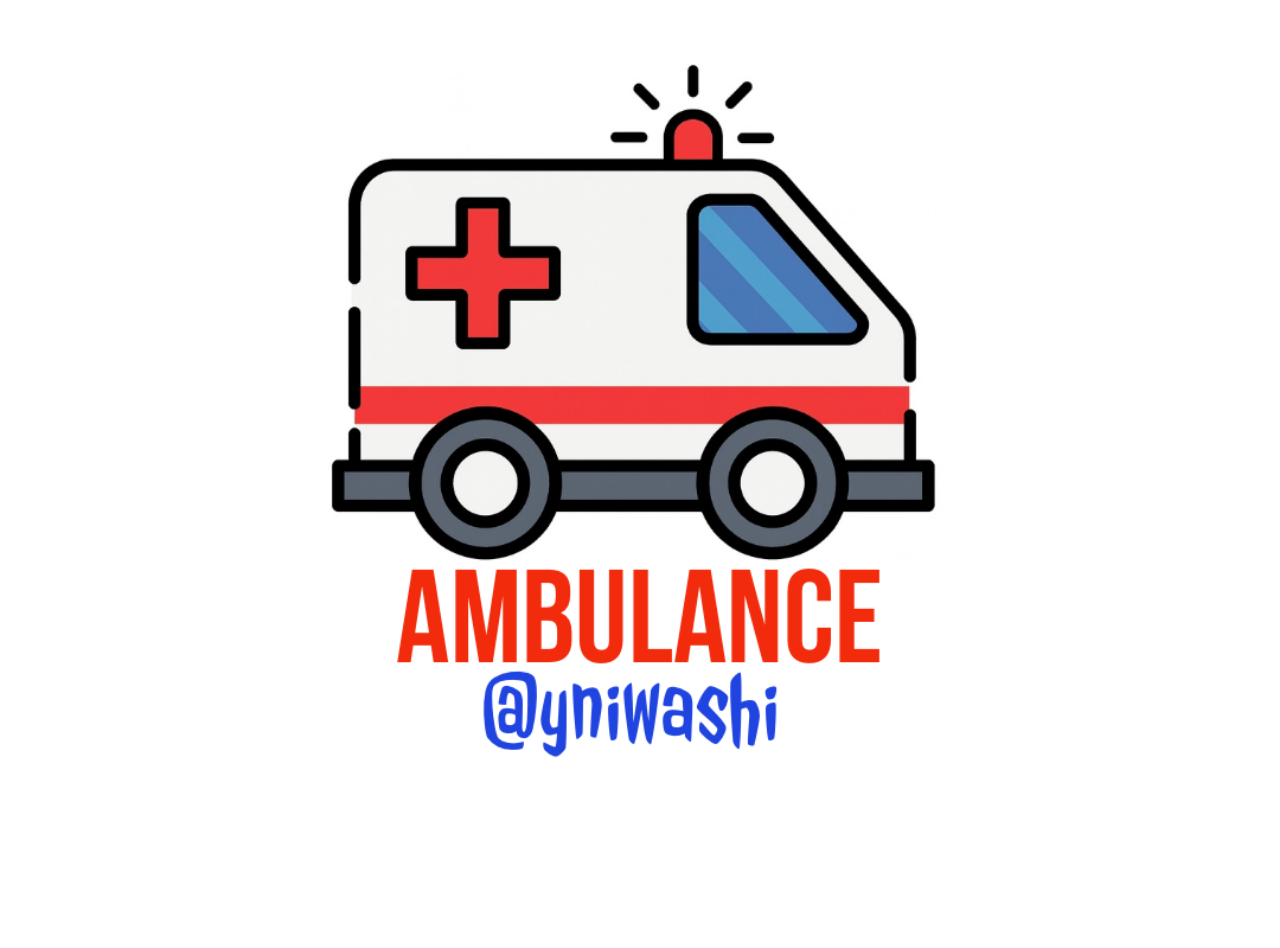
<file: index.html>
<!doctype html>
<html lang="en">
<head>
  <meta charset="utf-8" />
  <meta name="viewport" content="width=device-width, initial-scale=1, viewport-fit=cover" />
  <title>Ambulance</title>

  <!-- Force a light, white status bar during splash -->
  <meta name="apple-mobile-web-app-capable" content="yes">
  <meta name="apple-mobile-web-app-status-bar-style" content="default">
  <meta name="theme-color" content="#ffffff">

  <style>
    :root { color-scheme: light dark; }
    html, body { height: 100%; margin: 0; }
    body {
      background: #fff;               /* fallback while image loads */
      overscroll-behavior: none;
      /* safe area so the screenshot looks nice under the system bar */
      padding: env(safe-area-inset-top) env(safe-area-inset-right)
               env(safe-area-inset-bottom) env(safe-area-inset-left);
    }

    /* Fullscreen splash */
    #splash {
      position: fixed; inset: 0;
      background: #fff url("/splash.png") center center / cover no-repeat;
      /* If your image has transparency and you want dark in dark mode,
         uncomment the next two lines:
      @media (prefers-color-scheme: dark) {
        background-color: #0f1115;
      }
      */
      opacity: 1;
      transition: opacity 260ms ease-out; /* fade duration */
      z-index: 9999;
    }
    #splash.hide { opacity: 0; pointer-events: none; }

    /* Minimal copy for “Launching…” fallback (rarely seen) */
    #app { display: none; font: 16px system-ui,-apple-system,Segoe UI,Roboto; margin: 3rem; line-height: 1.4; }
    .muted { color: #777; }
    @media (prefers-color-scheme: dark) { .muted { color: #9aa; } }
    #blocked { display: none; font: 16px system-ui,-apple-system,Segoe UI,Roboto; margin: 3rem; line-height: 1.4; }
  </style>
</head>
<body>
  <div id="splash" aria-hidden="true"></div>

  <div id="app">
    <h1>Launching…</h1>
    <p class="muted">Please wait.</p>
  </div>

  <div id="blocked">
    <h1>Access blocked</h1>
    <p>This app is only available when installed on your Home Screen.</p>
  </div>

  <script>
  (async () => {
    const inStandalone =
      (navigator.standalone === true) ||
      (matchMedia && matchMedia('(display-mode: standalone)').matches);

    if (!inStandalone) {
      // Not a web clip/PWA → send to install
      document.getElementById('blocked').style.display = 'block';
      return;
    }

    // Optional: show the splash for a minimum time so the fade feels deliberate.
    const MIN_SPLASH_MS = 1000; // ← adjust how long the splash stays visible
    const t0 = performance.now();

    // If cookie already present, we still show the splash briefly for consistency.
    let hasCookie = false;
    try {
      const r = await fetch('/cookie-check', { credentials: 'include', cache: 'no-store' });
      hasCookie = r.ok && (await r.json()).hasWc;
    } catch {}

    if (!hasCookie) {
      // Mint session
      try {
        const r = await fetch('/session', { method: 'POST', credentials: 'include' });
        if (!r.ok) throw new Error('session failed');
      } catch {
        // fallback – show tiny message
        document.getElementById('app').style.display = 'block';
      }
    }

    // Respect minimum splash duration
    const dt = performance.now() - t0;
    if (dt < MIN_SPLASH_MS) await new Promise(r => setTimeout(r, MIN_SPLASH_MS - dt));

    // Fade out and navigate
    const splash = document.getElementById('splash');
    splash.classList.add('hide');
    setTimeout(() => { location.replace('/ambulance/'); }, 260); // match CSS fade
  })();
  </script>
</body>
</html>
</file>
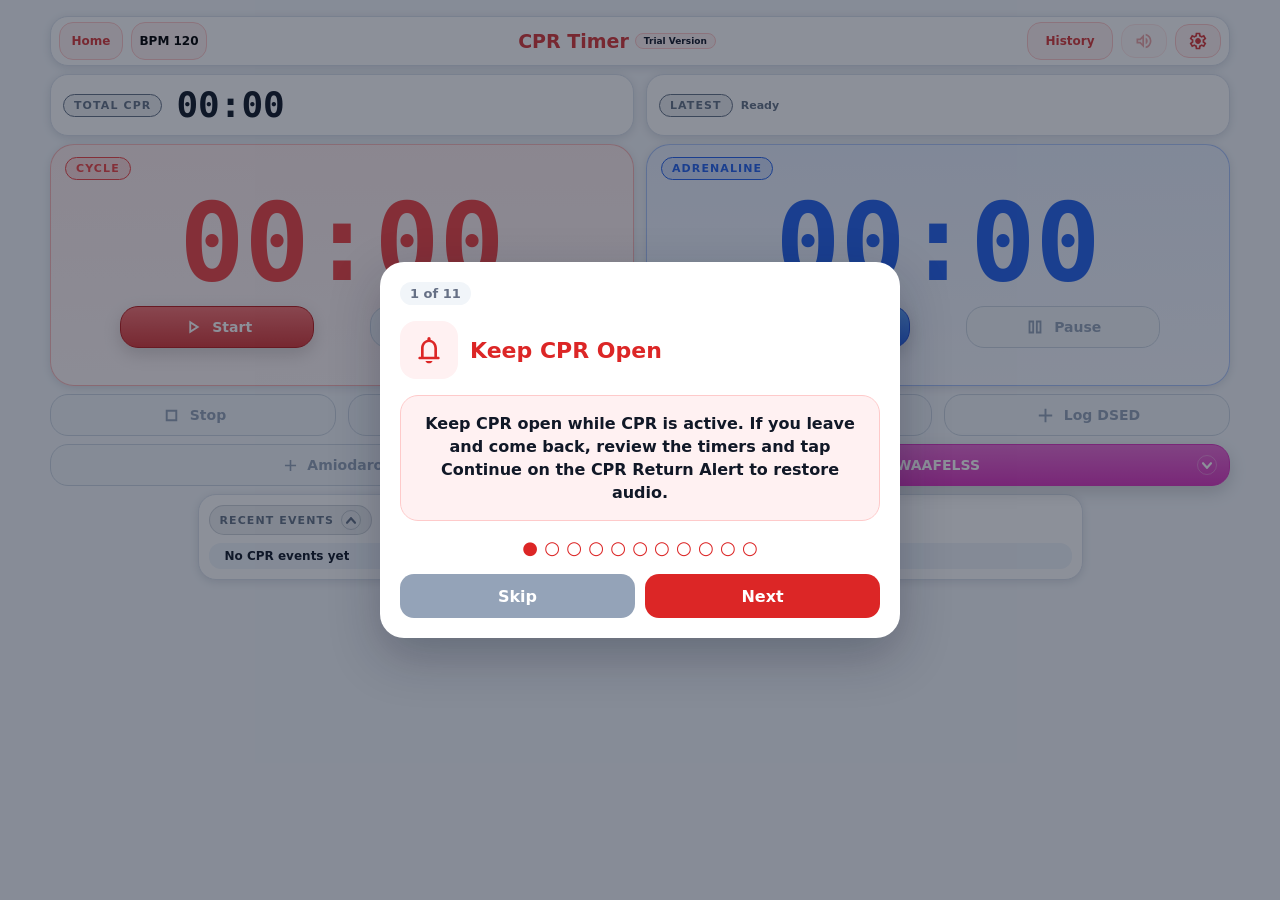
<file: cpr/index.html>
<!doctype html>
<html lang="en">
<head>
<meta charset="utf-8">
<meta name="viewport" content="width=device-width, initial-scale=1, viewport-fit=cover">
<meta name="theme-color" content="#d63838">
<meta name="apple-mobile-web-app-capable" content="yes">
<meta name="apple-mobile-web-app-status-bar-style" content="black-translucent">
<title>CPR Timer - Android Parity Sandbox</title>
<style>
:root{
  color-scheme:light;
  --bg:#f4f7fb;--surface:#fff;--surface-alt:#eff4fa;--text:#101827;--muted:#657386;--border:#d9e0ea;
  --red:#d63838;--red-soft:#fff1f1;--red-border:#ffc7c7;--cycle:#ef4444;--adr:#2563eb;
  --shock:#eab308;--amio:#a855f7;--dsed:#fb9e24;--rosc:#22c55e;--stop:#dc2626;--wa:#d936be;
  --disabled:#f1f5f9;--disabled-text:#94a3b8;--shadow:0 2px 10px rgba(16,24,39,.12);--shadow-strong:0 8px 24px rgba(16,24,39,.16);
  font-family:system-ui,-apple-system,BlinkMacSystemFont,"Segoe UI",Roboto,Arial,sans-serif;
}
*{box-sizing:border-box}html{margin:0;min-height:100%;background:var(--red)}body{margin:0;min-height:100%;background:var(--bg);color:var(--text)}body.subpage-open{background:var(--red)}body:before{content:"";position:fixed;z-index:120;top:0;left:0;right:0;height:env(safe-area-inset-top);background:var(--red);pointer-events:none}button,input,select{font:inherit}
body{overscroll-behavior:none}.app{min-height:100dvh;padding:calc(env(safe-area-inset-top) + 8px) 8px calc(env(safe-area-inset-bottom) + 10px)}
.stack{display:flex;flex-direction:column;gap:7px;max-width:980px;margin:0 auto}.card{background:var(--surface);border:1px solid var(--border);box-shadow:var(--shadow);border-radius:18px}
.header{padding:7px 8px;display:flex;flex-direction:column;gap:8px}.topline{display:grid;grid-template-columns:64px 1fr 64px;align-items:center;gap:8px}
.title{text-align:center;display:flex;flex-direction:column;align-items:center;gap:6px}.title b{font-size:23px;color:var(--red);font-weight:900;line-height:1}.trial{font-size:8.5px;font-weight:900;background:var(--red-soft);border:1px solid var(--red-border);border-radius:999px;padding:2px 8px;color:#101828}
.headrow{display:grid;grid-template-columns:repeat(3,1fr);gap:8px}.hbtn,.iconbtn,.info{height:38px;border:1px solid var(--red-border);background:var(--red-soft);color:var(--red);border-radius:14px;font-size:12px;font-weight:900;display:inline-flex;align-items:center;justify-content:center;padding:0 7px;text-decoration:none;min-width:0}
.iconbtn{height:38px;width:100%;font-size:0}.info{height:38px;color:#000}.ghost{border:0;background:transparent}.svg-ico{width:20px;height:20px;fill:currentColor;flex:0 0 auto}.action .svg-ico{width:23px;height:23px}.tbtn .svg-ico{width:22px;height:22px}.action.long .svg-ico{width:19px;height:19px}
.banner{display:none;padding:11px 12px;border:1px solid rgba(214,56,56,.35);background:#fff7f7;border-radius:20px;box-shadow:var(--shadow);gap:10px}.banner.show{display:flex;flex-direction:column}.banner-row{display:flex;align-items:center;gap:8px}.banner-title,.badge{font-size:11px;font-weight:900;letter-spacing:1.1px;border-radius:999px;padding:4px 10px;border:1px solid currentColor;background:color-mix(in srgb,currentColor 12%,transparent)}
.banner-title{color:var(--red)}.banner-q{font-size:16px;font-weight:900}.banner-actions{display:grid;grid-template-columns:1fr 1fr;gap:10px}.promptbtn{height:42px;border-radius:14px;border:1px solid var(--red-border);font-weight:900}.promptbtn.primary{background:var(--adr);color:#fff;border-color:#1d4ed8}.promptbtn.secondary{background:#fff;color:var(--red)}
#resumeBanner{position:sticky;top:calc(env(safe-area-inset-top) + 8px);z-index:35;padding:14px;border:2px solid var(--red);background:linear-gradient(180deg,#fff7f7,#ffe4e4);box-shadow:0 10px 28px rgba(214,56,56,.24),0 0 0 4px rgba(214,56,56,.08)}
#resumeBanner.show{animation:resumePulse 1.35s ease-in-out 3}
#resumeBanner .banner-row:before{content:"!";width:24px;height:24px;border-radius:999px;background:var(--red);color:#fff;display:inline-flex;align-items:center;justify-content:center;font-size:16px;font-weight:900;line-height:1}
#resumeBanner .banner-title{background:var(--red);border-color:var(--red);color:#fff;font-size:12px;padding:5px 12px}
#resumeBanner #resumeGap{margin-left:auto;border-radius:999px;background:#fff;border:1px solid var(--red-border);color:var(--red)!important;padding:4px 9px;font-size:12px!important}
#resumeBanner .banner-q{font-size:17px;line-height:21px;color:#7f1d1d}
#resumeBanner .promptbtn{height:48px;border-radius:16px;font-size:15px}
#resumeBanner .promptbtn.primary{background:linear-gradient(180deg,#f87171,var(--red));border-color:#b91c1c}
#homeAlert{position:fixed;inset:0;z-index:160;background:rgba(15,23,42,.48);padding:18px;display:none;align-items:center;justify-content:center}
#homeAlert.show{display:flex}
#homeAlert .home-alert-card{width:min(100%,420px);background:#fff;border:1px solid #fecaca;border-radius:24px;padding:20px;box-shadow:0 18px 50px rgba(15,23,42,.28);display:flex;flex-direction:column;gap:12px;text-align:center}
#homeAlert h2{margin:0;color:var(--red);font-size:22px;line-height:26px;font-weight:900}
#homeAlert p{margin:0;color:#475467;font-size:15px;line-height:21px;font-weight:800}
#homeAlert button{height:48px;border:0;border-radius:16px;background:linear-gradient(180deg,#f87171,var(--red));color:#fff;font-size:15px;font-weight:900}
@keyframes resumePulse{0%,100%{transform:scale(1)}50%{transform:scale(1.012)}}
.feedback{display:none;align-items:center;gap:8px;background:#effdf5;border:1px solid rgba(34,197,94,.45);border-radius:18px;padding:9px 12px;box-shadow:var(--shadow);font-size:13px;font-weight:900}.feedback.show{display:flex}.feedback .tag{color:#15803d;background:rgba(255,255,255,.82);border:1px solid rgba(34,197,94,.22);border-radius:999px;padding:4px 9px;font-size:11px;letter-spacing:.8px}
.latest{display:none;gap:6px;overflow:auto;background:var(--surface);border:1px solid var(--border);border-radius:16px;padding:6px 8px}.latest.show{display:flex}.chip{white-space:nowrap;border-radius:999px;padding:4px 9px;font-size:10px;font-weight:900;border:1px solid color-mix(in srgb,var(--c) 22%,transparent);background:color-mix(in srgb,var(--c) 11%,transparent);color:var(--c)}.chip span{color:var(--text);margin-left:5px}
.total{text-align:center;padding:9px 12px;display:flex;flex-direction:column;align-items:center;gap:6px}.total .time{font-family:ui-monospace,SFMono-Regular,Consolas,monospace;font-size:44px;font-weight:900;line-height:1}.badge.muted{color:var(--muted)}
.timer{position:relative;overflow:hidden;padding:10px 12px;border-radius:24px;border:1px solid color-mix(in srgb,var(--accent) 34%,transparent);box-shadow:var(--shadow);background:linear-gradient(180deg,color-mix(in srgb,var(--accent) 10%,#fff),color-mix(in srgb,var(--accent) 4.5%,#fff));display:flex;flex-direction:column;gap:2px}
.timer>*{position:relative;z-index:1}
.timer.active{box-shadow:0 0 0 1px color-mix(in srgb,var(--accent) 32%,transparent),0 8px 24px color-mix(in srgb,var(--accent) 16%,transparent)}
.timer.beat-pulse{animation:cycleCardPulse var(--beat-ms,500ms) linear infinite}
.timer.beat-pulse:before{content:"";position:absolute;inset:0;background:linear-gradient(180deg,color-mix(in srgb,var(--accent) 30%,#fff),color-mix(in srgb,var(--accent) 14%,#fff));opacity:0;animation:cycleTintPulse var(--beat-ms,500ms) linear infinite;pointer-events:none}
@keyframes cycleTintPulse{0%{opacity:.82}45%{opacity:.30}100%{opacity:0}}
@keyframes cycleCardPulse{0%{border-color:color-mix(in srgb,var(--accent) 76%,transparent);box-shadow:0 0 0 1px color-mix(in srgb,var(--accent) 48%,transparent),0 8px 24px color-mix(in srgb,var(--accent) 22%,transparent)}100%{border-color:color-mix(in srgb,var(--accent) 42%,transparent);box-shadow:0 0 0 1px color-mix(in srgb,var(--accent) 30%,transparent),0 6px 18px color-mix(in srgb,var(--accent) 12%,transparent)}}
.timer-head{display:flex;align-items:center;gap:7px}.last{flex:1;min-width:0;white-space:nowrap;overflow:hidden;text-overflow:ellipsis;color:var(--text);font-size:9.5px;font-weight:900;border-radius:999px;padding:3px 8px;background:color-mix(in srgb,var(--accent) 8%,transparent);border:1px solid color-mix(in srgb,var(--accent) 18%,transparent)}.last:empty{display:none}
.digits{height:122px;display:flex;align-items:center;justify-content:center;text-align:center;color:var(--accent);font-family:ui-monospace,SFMono-Regular,Consolas,monospace;font-size:88px;font-weight:900;line-height:1;white-space:pre-line}.digits.prompt{font-size:40px}.digits.count{font-size:86px}
.timer-controls{display:grid;grid-template-columns:1fr 1fr;gap:36px;width:88%;margin:0 auto}.tbtn,.action{height:34px;border:0;border-radius:18px;font-size:12px;font-weight:900;color:#fff;box-shadow:0 6px 18px rgba(0,0,0,.16);transition:transform .08s ease;display:inline-flex;align-items:center;justify-content:center;gap:8px}.tbtn:active,.action:active{transform:scale(.94)}.tbtn[disabled],.action[disabled]{background:var(--disabled)!important;color:var(--disabled-text)!important;border:1px solid #cbd5e1!important;box-shadow:none;transform:none}
.tbtn.start{background:linear-gradient(180deg,#f87171,var(--red));border:1px solid #b91c1c}.tbtn.adrstart{background:linear-gradient(180deg,#60a5fa,var(--adr));border:1px solid #1d4ed8}.tbtn.pause{background:linear-gradient(180deg,#e2e8f0,#cbd5e1);color:#475569;border:1px solid #94a3b8}
.actions{display:grid;gap:7px;grid-template-columns:1fr 1fr;grid-template-areas:"stop stop" "amio rosc" "shock dsed" "wa wa"}.action{height:42px;font-size:14px;display:flex;align-items:center;justify-content:center;gap:7px}.action.full{width:100%}.stop{grid-area:stop;background:linear-gradient(180deg,#e86565,var(--stop))}.rosc{grid-area:rosc;background:linear-gradient(180deg,#59db8a,var(--rosc));color:#064e3b}.shock{grid-area:shock;background:linear-gradient(180deg,#f4d657,var(--shock));color:#713f12}.amio{grid-area:amio;background:linear-gradient(180deg,#bd7bf8,var(--amio))}.dsed{grid-area:dsed;background:linear-gradient(180deg,#ffbd63,var(--dsed));color:#7c2d12}.wa{background:linear-gradient(180deg,#e96bd4,var(--wa))}.neutral{background:linear-gradient(180deg,#4b5d73,#2e3d50)}.wa-section{grid-area:wa;width:100%;min-width:0}.wa-section>.action{width:100%}.hidden{display:none!important}
.panel{padding:9px;border-radius:18px;background:var(--surface);border:1px solid rgba(46,58,70,.35);box-shadow:var(--shadow)}.wa-panel{display:none;margin-top:7px;width:100%}.wa-panel.show{display:block}.mini-select{display:grid;grid-template-columns:repeat(4,1fr);gap:7px}.sel{height:32px;border-radius:11px;border:1px solid #d0d5dd;background:#f0f2f5;color:#7a828c;font-size:11px;font-weight:900}.sel.on{background:var(--wa);border:2px solid var(--wa);color:#fff}.wa-form{display:grid;grid-template-columns:1fr 1fr;gap:8px;margin-top:7px}.agebox{height:50px;border:1px solid #d0d5dd;border-radius:16px;background:#fff;padding:6px 12px;display:flex;align-items:center;gap:8px}.agebox input{border:0;outline:0;font-weight:900;font-size:15px;min-width:0;width:100%}.agebox small{color:var(--muted);font-weight:900}.wa-results{margin-top:7px;display:grid;grid-template-columns:1fr 1fr;gap:5px}.wa-title{grid-column:1/-1;text-align:center;font-size:12px;font-weight:900}.wcell{min-height:48px;border-radius:10px;background:var(--surface-alt);padding:6px 7px}.wcell small{display:block;color:var(--muted);font-size:9px;font-weight:800}.wcell b{font-size:10.5px;line-height:1.2;white-space:pre-line}.wcell .wa-result-note{display:block;margin-top:3px;font-size:9px;font-weight:700;color:var(--muted);white-space:pre-line}
.logcard{padding:10px;overflow:hidden}.loghead{display:flex;align-items:center;justify-content:flex-start;padding:0 0 4px;font-weight:900}.recent-toggle{border:1px solid color-mix(in srgb,currentColor 24%,transparent);background:color-mix(in srgb,currentColor 12%,transparent);color:var(--muted);border-radius:999px;padding:4px 10px;font-size:11px;font-weight:900;letter-spacing:1.1px;display:inline-flex;align-items:center;justify-content:center;gap:7px}.wa-toggle{border:1px solid var(--wa);background:linear-gradient(180deg,#e96bd4,var(--wa));color:#fff;border-radius:18px;height:42px;width:100%;padding:0 12px;font-size:14px;font-weight:900;display:flex;align-items:center;justify-content:center;position:relative;box-shadow:0 6px 18px rgba(0,0,0,.16);letter-spacing:0}.wa-toggle .chev{position:absolute;right:12px}.chev{width:20px;height:20px;border-radius:999px;border:1px solid color-mix(in srgb,currentColor 30%,transparent);display:inline-flex;align-items:center;justify-content:center}.chev svg{width:10px;height:7px;fill:none;stroke:currentColor;stroke-width:2.1;stroke-linecap:round;transition:transform .16s}.recent-collapsed .chev svg,.wa-section:not(.wa-open) .wa-toggle .chev svg{transform:rotate(180deg)}.recent{max-height:180px;overflow:auto;display:flex;flex-direction:column;gap:4px;padding-top:4px}.recent-collapsed .recent{display:none}.event{display:flex;align-items:center;gap:8px;background:var(--surface-alt);border-radius:12px;padding:6px 8px}.event time{font-family:ui-monospace,SFMono-Regular,Consolas,monospace;font-size:11px;color:var(--muted);font-weight:900;white-space:nowrap}.event b{font-size:12px;font-weight:700;white-space:nowrap;overflow:hidden;text-overflow:ellipsis}.event small{display:none}
.subpage-host{position:fixed;z-index:100;top:calc(72px + env(safe-area-inset-top));right:0;bottom:0;left:0;background:var(--bg);display:none;overflow:auto;-webkit-overflow-scrolling:touch;touch-action:auto}.subpage-host.show{display:block}.subpage-host iframe{display:block;width:100%;height:100%;min-height:100%;border:0;background:var(--bg);touch-action:auto}.subpage-header{position:fixed;z-index:210;top:0;left:0;right:0;min-height:calc(72px + env(safe-area-inset-top));background:var(--red);display:none;grid-template-columns:76px 1fr 76px;align-items:center;padding:env(safe-area-inset-top) 12px 0}.subpage-header.show{display:grid}.subpage-header-title{color:#fff;text-align:center;font-size:23px;font-weight:900}.subpage-header-btn{height:40px;border-radius:14px;border:1px solid rgba(255,255,255,.28);background:rgba(255,255,255,.16);color:#fff;font-size:13px;font-weight:900}.subpage-header-btn[hidden]{display:block!important;visibility:hidden}.subpage-safe-top{position:fixed;z-index:200;top:0;left:0;right:0;height:calc(env(safe-area-inset-top) + 1px);background:var(--red);pointer-events:none;display:none}.subpage-safe-top.show{display:block}
.cpr-intro-modal{position:fixed;inset:0;z-index:130;background:rgba(15,23,42,.48);padding:18px;display:flex;align-items:center;justify-content:center}.cpr-intro-modal[hidden],.cpr-intro-actions button[hidden]{display:none!important}.cpr-intro-dialog{width:min(100%,520px);max-height:calc(100dvh - 36px);overflow:auto;background:#fff;border-radius:24px;padding:20px;box-shadow:0 18px 50px rgba(15,23,42,.28);display:flex;flex-direction:column;gap:16px}.cpr-intro-count{align-self:flex-start;border-radius:999px;background:#f1f5f9;color:#667085;padding:4px 10px;font-size:13px;font-weight:800}.cpr-intro-heading{display:flex;align-items:center;gap:12px}.cpr-intro-heading h2{margin:0;color:#dc2626;font-size:22px;line-height:25px;font-weight:900}.cpr-intro-icon{width:58px;height:58px;flex:0 0 58px;border-radius:16px;background:#fff1f2;color:#dc2626;display:flex;align-items:center;justify-content:center}.cpr-intro-icon svg{width:32px;height:32px;fill:currentColor}.cpr-intro-message{min-height:112px;max-height:230px;overflow:auto;border:1px solid #fecaca;border-radius:18px;background:#fff1f2;padding:16px;color:#111827;font-size:16px;line-height:23px;font-weight:800;text-align:center;display:flex;align-items:center;justify-content:center}.cpr-intro-dots{text-align:center;color:#dc2626;font-size:18px;font-weight:800;white-space:nowrap;overflow:hidden}.cpr-intro-actions{display:grid;grid-template-columns:repeat(3,1fr);gap:10px}.cpr-intro-actions.first-page{grid-template-columns:repeat(2,minmax(0,1fr))}.cpr-intro-actions.first-page .cpr-intro-skip{grid-column:1}.cpr-intro-actions.first-page .cpr-intro-next{grid-column:2}.cpr-intro-actions button{height:44px;width:100%;border:0;border-radius:14px;color:#fff;font-weight:900}.cpr-intro-skip{background:#94a3b8}.cpr-intro-back{background:#64748b}.cpr-intro-next{background:#dc2626}
@media (orientation:landscape) and (min-width:700px){
  .app{padding:calc(env(safe-area-inset-top) + 16px) calc(env(safe-area-inset-right) + 14px) calc(env(safe-area-inset-bottom) + 10px) calc(env(safe-area-inset-left) + 14px)}.stack{max-width:1180px;gap:8px}.header{display:grid;grid-template-columns:64px 76px minmax(180px,1fr) 86px 46px 46px;align-items:center;padding:5px 8px;gap:8px}.topline,.headrow{display:contents}#homeBtn{grid-column:1;grid-row:1}#bpmInfo{grid-column:2;grid-row:1}.title{grid-column:3;grid-row:1;flex-direction:row;justify-content:center;min-width:0}.title b{font-size:19px}.trial{font-size:9px;white-space:nowrap}#historyBtn{grid-column:4;grid-row:1}#muteBtn{grid-column:5;grid-row:1}#settingsBtn{grid-column:6;grid-row:1}.hbtn,.info{height:38px}.iconbtn{height:34px}
  .latest{display:none!important}.land-top{display:grid;grid-template-columns:1fr 1fr;gap:12px;align-items:stretch}.total,.land-latest{height:62px;min-height:62px;padding:7px 12px;align-self:stretch}.total{display:flex;flex-direction:row;align-items:center;justify-content:flex-start;gap:14px;text-align:left}.total .time{font-size:36px}.land-latest{display:flex;align-items:center;gap:8px;overflow:auto}
  .timers{display:grid;grid-template-columns:1fr 1fr;gap:12px}.timer{min-height:242px;padding:12px 14px}.digits{height:122px;font-size:clamp(88px,10vw,108px)}.digits.prompt{font-size:clamp(40px,5vw,52px)}.digits.count{font-size:clamp(92px,10vw,112px)}.timer-controls{gap:56px;width:80%}.tbtn{height:42px;border-radius:18px;font-size:14px}.tbtn .svg-ico{width:22px;height:22px}
  .actions{display:grid;grid-template-columns:repeat(4,1fr);grid-template-areas:"stop shock rosc dsed" "amio amio wa wa";gap:8px 12px}.action{height:42px}.wa-section{display:flex;flex-direction:column;gap:8px;width:100%}.wa-toggle{height:42px}.land-bottom{display:flex;justify-content:center;align-items:flex-start}.land-bottom.wa-expanded{display:grid;grid-template-columns:minmax(0,1fr) minmax(0,1fr);gap:12px}.land-bottom.wa-expanded .logcard.center{width:100%;max-width:none}.land-bottom.wa-expanded #waLandscapeHost{min-width:0}.land-bottom.wa-expanded .wa-panel{margin-top:0}.logcard.center{width:75%;max-width:900px}
}
@media (orientation:portrait), (max-width:699px){.land-top{display:block}.land-latest{display:none}.timers{display:flex;flex-direction:column;gap:7px}}
.wcell.full-width{grid-column:1/-1}
</style>
</head>
<body>
<div class="app">
  <main class="stack">
    <header class="header card">
      <div class="topline">
        <button class="hbtn" id="homeBtn">Home</button>
        <div class="title"><b>CPR Timer</b><span class="trial">Trial Version</span></div>
        <button class="iconbtn" id="settingsBtn" title="Settings" aria-label="Settings"></button>
      </div>
      <div class="headrow">
        <div class="info" id="bpmInfo">BPM 120</div>
        <button class="hbtn" id="historyBtn">History</button>
        <button class="iconbtn" id="muteBtn" title="Mute" aria-label="Mute"></button>
      </div>
    </header>
    <section id="adrBanner" class="banner">
      <div class="banner-row"><span class="banner-title">ADRENALINE DUE</span><span id="adrAttempt" style="font-size:11px;font-weight:900;color:var(--muted)">First prompt</span><span style="flex:1"></span><b id="adrPromptSeconds" style="font-family:ui-monospace;color:var(--red)">15s</b></div>
      <div class="banner-q">Was adrenaline given?</div>
      <div class="banner-actions"><button class="promptbtn primary" data-action="ADRENALINE_CONFIRM_GIVEN">Given</button><button class="promptbtn secondary" data-action="ADRENALINE_CONFIRM_NOT_YET">Not Yet</button></div>
    </section>
    <section id="feedback" class="feedback"><span class="tag">ACTION</span><span id="feedbackText"></span></section>
    <section id="resumeBanner" class="banner">
      <div class="banner-row"><span class="banner-title">CPR INTERRUPTED</span><span id="resumeGap" style="font-size:11px;font-weight:900;color:var(--muted)"></span></div>
      <div class="banner-q" id="resumeText">Review timers before continuing CPR.</div>
      <div class="banner-actions"><button class="promptbtn primary" id="resumeAudioBtn">Continue</button><button class="promptbtn secondary" id="resumeDismissBtn">Dismiss</button></div>
    </section>
    <section id="latest" class="latest"></section>
    <section class="land-top">
      <div class="total card"><span class="badge muted">TOTAL CPR</span><div id="totalTime" class="time">00:00</div></div>
      <div class="land-latest card"><span class="badge muted">LATEST</span><div id="landLatest" style="display:flex;gap:6px;overflow:auto;flex:1"></div></div>
    </section>
    <section class="timers">
      <article id="cyclePanel" class="timer" style="--accent:var(--cycle)">
        <div class="timer-head"><span class="badge" style="color:var(--cycle)">CYCLE</span><span id="cycleLast" class="last"></span></div>
        <div id="cycleTime" class="digits">00:00</div>
        <div class="timer-controls"><button id="cycleStart" class="tbtn start">Start</button><button id="cyclePause" class="tbtn pause">Pause</button></div>
      </article>
      <article id="adrPanel" class="timer" style="--accent:var(--adr)">
        <div class="timer-head"><span class="badge" style="color:var(--adr)">ADRENALINE</span><span id="adrLast" class="last"></span></div>
        <div id="adrTime" class="digits">00:00</div>
        <div class="timer-controls"><button id="adrStart" class="tbtn adrstart">Start</button><button id="adrPause" class="tbtn pause">Pause</button></div>
      </article>
    </section>
    <section class="actions">
      <button class="action stop" data-action="STOP" data-icon="stop">Stop</button>
      <button class="action amio long" data-action="AMIODARONE" data-icon="amiodarone">Amiodarone</button>
      <button class="action rosc" data-action="ROSC" data-icon="rosc">ROSC</button>
      <button class="action shock" data-action="SHOCK" data-icon="shock">Shock</button>
      <button class="action dsed" data-action="DSED" data-icon="dsed">Log DSED</button>
      <div class="wa-section" id="waSection">
        <button class="wa-toggle" id="waToggle">WAAFELSS <span class="chev"><svg viewBox="0 0 10 7"><path d="M1 5.8 5 1.2 9 5.8"/></svg></span></button>
        <section id="waPanel" class="panel wa-panel">
          <div class="mini-select"><button class="sel on" data-wa-scope="AP">AP</button><button class="sel" data-wa-scope="CCP">CCP</button><button class="sel on" data-wa-age="Months">Months</button><button class="sel" data-wa-age="Years">Years</button></div>
          <div class="wa-form"><label class="agebox"><span><small>Age</small><input id="waAge" inputmode="numeric" placeholder="0"></span><small id="waSuffix">months</small></label><button class="action wa" id="waCalc">Calculate</button></div>
          <div id="waError" style="display:none;color:#dc2626;font-size:12px;font-weight:900;margin-top:7px"></div>
          <div id="waResults" class="wa-results"></div>
        </section>
      </div>
    </section>
    <section class="land-bottom" id="landBottom">
      <section class="logcard card center" id="recentCard">
        <div class="loghead"><button class="recent-toggle" id="toggleRecent">RECENT EVENTS <span class="chev"><svg viewBox="0 0 10 7"><path d="M1 5.8 5 1.2 9 5.8"/></svg></span></button></div>
        <div id="recent" class="recent"></div>
      </section>
      <div id="waLandscapeHost"></div>
    </section>
  </main>
</div>

<div class="subpage-host" id="subpageHost" aria-hidden="true">
</div>
<header class="subpage-header" id="subpageHeader" aria-hidden="true">
  <button class="subpage-header-btn" id="subpageBack" type="button">Back</button>
  <div class="subpage-header-title" id="subpageTitle">CPR</div>
  <button class="subpage-header-btn" id="subpageReset" type="button" hidden>Reset</button>
</header>
<div class="subpage-safe-top" id="subpageSafeTop" aria-hidden="true"></div>
<section class="cpr-intro-modal" id="mainIntroModal" hidden role="dialog" aria-modal="true" aria-labelledby="mainIntroTitle">
  <div class="cpr-intro-dialog">
    <div class="cpr-intro-count" id="mainIntroCount"></div>
    <div class="cpr-intro-heading">
      <span class="cpr-intro-icon" id="mainIntroIcon"></span>
      <h2 id="mainIntroTitle"></h2>
    </div>
    <div class="cpr-intro-message" id="mainIntroMessage"></div>
    <div class="cpr-intro-dots" id="mainIntroDots" aria-hidden="true"></div>
    <div class="cpr-intro-actions">
      <button class="cpr-intro-skip" id="mainIntroSkip">Skip</button>
      <button class="cpr-intro-back" id="mainIntroBack">Back</button>
      <button class="cpr-intro-next" id="mainIntroNext">Next</button>
    </div>
  </div>
</section>
<section id="homeAlert" role="dialog" aria-modal="true" aria-labelledby="homeAlertTitle">
  <div class="home-alert-card">
    <h2 id="homeAlertTitle">CPR is active</h2>
    <p>Stop & Save the active CPR session before leaving the CPR timer.</p>
    <button id="homeAlertOk" type="button">OK</button>
  </div>
</section>


<script src="cpr-storage.js?ver=asset-20260613-ios-1"></script>
<script>
(() => {
const $=id=>document.getElementById(id);
const touchNoop=()=>{};
document.addEventListener('touchstart',touchNoop,{passive:true});
window.addEventListener('touchstart',touchNoop,{passive:true});
const storeKey='cpr_android_parity_sessions_v1', activeKey='cpr_android_parity_active_v1', settingsKey='cpr_android_parity_settings_v1';
const C={ADRENALINE_ADMINISTERED:'#2563eb',SHOCK_DELIVERED:'#eab308',AMIODARONE_ADMINISTERED:'#a855f7',DSED_DELIVERED:'#fb9e24',ROSC:'#22c55e',CYCLE_COMPLETED:'#ef4444',CPR_STARTED:'#64748b',CPR_PAUSED:'#64748b',CPR_RESUMED:'#64748b',CPR_STOPPED:'#64748b'};
const defaults={interruptionSeconds:5,cycleSeconds:120,adrenalineSeconds:240,pauseResetThresholdSeconds:30,bpm:120,useWaafles:true,playAudioCues:true,playCycleNinetySecondCue:true,audioCueVoice:'female',confirmAdrenalineBeforeLogging:false,adrenalineAutoLogDelaySeconds:5,adrenalineConfirmationDelaySeconds:15,resumeAlertSeconds:10};
let settings=load(settingsKey,defaults);
let state={sessionId:null,isRunning:false,isCyclePaused:false,isAdrenalineActive:false,isAdrenalinePaused:false,cyclePausedSeconds:0,adrenalinePausedSeconds:0,isAwaitingSave:false,cprElapsedSeconds:0,cycleElapsedSeconds:0,adrenalineElapsedSeconds:0,cycleCount:0,adrenalineCount:0,amiodaroneCount:0,shockCount:0,dsedCount:0,roscCount:0,isMetronomeMuted:false,activePrompt:null,adrenalinePrompt:null,recentEvents:[]};
let session=null,lastTick=0,timer=null,beatTimer=null,wakeLock=null,feedbackTimer=null,wa={scope:'AP',ageGroup:'Months'};
let spokenQueue=[],spokenPlaying=false,spokenSource=null,spokenEndTimer=null,spokenGeneration=0;
let flags={cycleWarning:false,cycleFinished:false,total20:false};
let mainIntroIndex=0;
let resumeAlertVisible=false,hiddenAt=0;
let audioCtx=null,buffers={},bufferLoads={},audioFiles=['cpr_metronome_tone.mp3','cpr_female_start_cpr.wav','cpr_female_paused.wav','cpr_female_time_log.wav','cpr_female_rosc.wav','cpr_female_check_rhythm.wav','cpr_female_cycle_90_seconds.wav','cpr_female_give_adrenaline.wav','cpr_female_first_adrenaline_started.wav','cpr_female_total_20_minutes.wav','cpr_female_adrenaline_confirm_due.wav','cpr_female_adrenaline_confirm_repeat.wav','cpr_female_adrenaline_confirm_no_response.wav','cpr_female_adrenaline_confirm_marked_not_yet.wav','cpr_female_amiodarone_first_dose_due.wav','cpr_female_amiodarone_second_dose_due.wav','cpr_male_start_cpr.wav','cpr_male_paused.wav','cpr_male_time_log.wav','cpr_male_rosc.wav','cpr_male_check_rhythm.wav','cpr_male_cycle_90_seconds.wav','cpr_male_give_adrenaline.wav','cpr_male_first_adrenaline_started.wav','cpr_male_total_20_minutes.wav','cpr_male_adrenaline_confirm_due.wav','cpr_male_adrenaline_confirm_repeat.wav','cpr_male_adrenaline_confirm_no_response.wav','cpr_male_adrenaline_confirm_marked_not_yet.wav','cpr_male_amiodarone_first_dose_due.wav','cpr_male_amiodarone_second_dose_due.wav'];
const iconPath={
settings:'M370,880L354,752Q341,747 329.5,740Q318,733 307,725L188,775L78,585L181,507Q180,500 180,493.5Q180,487 180,480Q180,473 180,466.5Q180,460 181,453L78,375L188,185L307,235Q318,227 330,220Q342,213 354,208L370,80L590,80L606,208Q619,213 630.5,220Q642,227 653,235L772,185L882,375L779,453Q780,460 780,466.5Q780,473 780,480Q780,487 780,493.5Q780,500 778,507L881,585L771,775L653,725Q642,733 630,740Q618,747 606,752L590,880L370,880ZM440,800L519,800L533,694Q564,686 590.5,670.5Q617,655 639,633L738,674L777,606L691,541Q696,527 698,511.5Q700,496 700,480Q700,464 698,448.5Q696,433 691,419L777,354L738,286L639,328Q617,305 590.5,289.5Q564,274 533,266L520,160L441,160L427,266Q396,274 369.5,289.5Q343,305 321,327L222,286L183,354L269,418Q264,433 262,448Q260,463 260,480Q260,496 262,511Q264,526 269,541L183,606L222,674L321,632Q343,655 369.5,670.5Q396,686 427,694L440,800ZM482,620Q540,620 581,579Q622,538 622,480Q622,422 581,381Q540,340 482,340Q423,340 382.5,381Q342,422 342,480Q342,538 382.5,579Q423,620 482,620Z',
unmute:'M560,829L560,747Q650,721 705,647Q760,573 760,479Q760,385 705,311Q650,237 560,211L560,129Q684,157 762,254.5Q840,352 840,479Q840,606 762,703.5Q684,801 560,829ZM120,600L120,360L280,360L480,160L480,800L280,600L120,600ZM560,640L560,318Q607,340 633.5,384Q660,428 660,480Q660,531 633.5,574.5Q607,618 560,640ZM400,354L314,440L200,440L200,520L314,520L400,606L400,354Z',
mute:'M792,904L671,783Q646,799 618,810.5Q590,822 560,829L560,747Q574,742 587.5,737Q601,732 613,725L480,592L480,800L280,600L120,600L120,360L248,360L56,168L112,112L848,848L792,904ZM784,672L726,614Q743,583 751.5,549Q760,515 760,479Q760,385 705,311Q650,237 560,211L560,129Q684,157 762,254.5Q840,352 840,479Q840,532 825.5,581Q811,630 784,672ZM650,538L560,448L560,318Q607,340 633.5,384Q660,428 660,480Q660,495 657.5,509.5Q655,524 650,538ZM480,368L376,264L480,160L480,368ZM400,606L400,512L328,440L200,440L200,520L314,520L400,606Z',
start:'M320,760L320,200L760,480L320,760ZM400,614L610,480L400,346L400,614Z',
pause:'M520,760L520,200L760,200L760,760L520,760ZM200,760L200,200L440,200L440,760L200,760ZM600,680L680,680L680,280L600,280L600,680ZM280,680L360,680L360,280L280,280L280,680Z',
stop:'M240,720L240,240L720,240L720,720L240,720ZM320,640L640,640L640,320L320,320L320,640Z',
amiodarone:'M440,520L200,520L200,440L440,440L440,200L520,200L520,440L760,440L760,520L520,520L520,760L440,760L440,520Z',
dsed:'M440,520L200,520L200,440L440,440L440,200L520,200L520,440L760,440L760,520L520,520L520,760L440,760L440,520Z',
rosc:'M480,840L422,788Q321,697 255,631Q189,565 150,512.5Q111,460 95.5,416Q80,372 80,326Q80,232 143,169Q206,106 300,106Q352,106 399,128Q446,150 480,190Q514,150 561,128Q608,106 660,106Q754,106 817,169Q880,232 880,326Q880,372 864.5,416Q849,460 810,512.5Q771,565 705,631Q639,697 538,788L480,840ZM480,732Q576,646 638,584.5Q700,523 736,477.5Q772,432 786,396.5Q800,361 800,326Q800,266 760,226Q720,186 660,186Q613,186 573,212.5Q533,239 518,280L442,280Q427,239 387,212.5Q347,186 300,186Q240,186 200,226Q160,266 160,326Q160,361 174,396.5Q188,432 224,477.5Q260,523 322,584.5Q384,646 480,732Z',
shock:'M280,880L440,580L120,540L600,80L680,80L520,380L840,420L360,880L280,880ZM502,633L663,479L394,445L457,328L297,482L565,515L502,633Z'
};
function svgIcon(name){return `<svg class="svg-ico" viewBox="0 0 960 960" aria-hidden="true"><path d="${iconPath[name]}"></path></svg>`}
function withIcon(name,text){return `${svgIcon(name)}<span>${text}</span>`}
function load(k,f){try{return {...f,...JSON.parse(localStorage.getItem(k)||'{}')}}catch{return {...f}}}
function save(k,v){try{localStorage.setItem(k,JSON.stringify(v))}catch{}}
function allSessions(){try{return JSON.parse(localStorage.getItem(storeKey)||'[]')}catch{return[]}}
function saveSessions(a){try{localStorage.setItem(storeKey,JSON.stringify(a))}catch{}}
function fmt(s){s=Math.max(0,Math.floor(s));return String(Math.floor(s/60)).padStart(2,'0')+':'+String(s%60).padStart(2,'0')}
function clock(ms){return new Date(ms).toLocaleTimeString([], {hour:'2-digit',minute:'2-digit',hour12:false})}
function clockSec(ms){return new Date(ms).toLocaleTimeString([], {hour:'2-digit',minute:'2-digit',second:'2-digit',hour12:false})}
function uid(){return Date.now().toString(36)+Math.random().toString(36).slice(2,8)}
function eventColor(t){return C[t]||'#64748b'}
function createAudioContext(){audioCtx=new(window.AudioContext||window.webkitAudioContext)();bufferLoads={};return audioCtx}
async function ensureAudioContext(options={}){if(options.recreate&&audioCtx){try{await audioCtx.close()}catch{}audioCtx=null;bufferLoads={}}let ctx=!audioCtx||audioCtx.state==='closed'?createAudioContext():audioCtx;if(ctx.state!=='running')await ctx.resume();return ctx}
async function unlockAudio(options={}){let ctx;try{ctx=await ensureAudioContext(options)}catch(error){console.warn('Recreating CPR audio context after resume failure',error);try{audioCtx?.close()}catch{}audioCtx=createAudioContext();ctx=audioCtx;await ctx.resume()}if(ctx.state!=='running')await ctx.resume();let silent=ctx.createBuffer(1,1,ctx.sampleRate||44100),source=ctx.createBufferSource();source.buffer=silent;source.connect(ctx.destination);source.start(0);return ctx}
async function loadAudio(file){if(buffers[file])return buffers[file];if(bufferLoads[file])return bufferLoads[file];bufferLoads[file]=(async()=>{let ctx=await ensureAudioContext(),response=await fetch('audio/'+file);if(!response.ok)throw new Error(`Audio ${response.status}: ${file}`);let data=await response.arrayBuffer(),buffer=await ctx.decodeAudioData(data);buffers[file]=buffer;return buffer})().catch(error=>{console.error('CPR audio load failed',file,error);return null}).finally(()=>{delete bufferLoads[file]});return bufferLoads[file]}
async function primeAudio(){try{await ensureAudioContext();loadAudio('cpr_metronome_tone.mp3');audioFiles.filter(file=>file.startsWith(`cpr_${settings.audioCueVoice}_`)).forEach(file=>loadAudio(file))}catch(error){console.error('CPR audio initialization failed',error)}}
function cueName(n){return `cpr_${settings.audioCueVoice}_${n.replace(/^cpr_/,'')}.wav`}
function playCue(n){if(!settings.playAudioCues)return false;spokenQueue.push({file:cueName(n),attempts:0});playNextCue();return true}
async function playNextCue(){if(spokenPlaying||!spokenQueue.length)return;spokenPlaying=true;let generation=spokenGeneration,entry=spokenQueue[0],played=false;try{let buffer=await loadAudio(entry.file);if(generation!==spokenGeneration)return;if(!buffer)throw new Error(`Unavailable CPR cue: ${entry.file}`);await ensureAudioContext();await playBuffer(buffer,1,true);played=true}catch(error){console.error('CPR queued cue failed',entry.file,error);entry.attempts++}finally{if(generation===spokenGeneration){spokenPlaying=false;spokenSource=null;clearTimeout(spokenEndTimer);spokenEndTimer=null;if(played||entry.attempts>=3)spokenQueue.shift();setTimeout(playNextCue,played?0:400)}}}
function stopSpokenCues(){spokenGeneration++;spokenQueue=[];spokenPlaying=false;clearTimeout(spokenEndTimer);spokenEndTimer=null;try{spokenSource?.stop()}catch{}spokenSource=null}
function playBuffer(buffer,vol=1,isSpoken=false){return new Promise(resolve=>{try{let source=audioCtx.createBufferSource(),gain=audioCtx.createGain(),done=false;let finish=()=>{if(done)return;done=true;resolve(true)};source.buffer=buffer;gain.gain.value=vol;source.connect(gain).connect(audioCtx.destination);source.onended=finish;if(isSpoken){spokenSource=source;spokenEndTimer=setTimeout(finish,Math.ceil((buffer.duration||1)*1000)+750)}source.start()}catch(error){console.error('CPR audio playback failed',error);resolve(false)}})}
async function play(file,vol=1){try{let buffer=await loadAudio(file);if(buffer){await ensureAudioContext();return await playBuffer(buffer,vol,false)}}catch(error){console.error('CPR audio play failed',file,error)}return false}
function beep(freq=760,duration=35,vol=.06){try{let o=audioCtx.createOscillator(),g=audioCtx.createGain();o.type='square';o.frequency.value=freq;g.gain.value=vol;o.connect(g).connect(audioCtx.destination);o.start();setTimeout(()=>{try{o.stop()}catch{}},duration);return true}catch{return false}}
async function playMetronomeTick(){if(await play('cpr_metronome_tone.mp3',.9))return;try{await ensureAudioContext();beep()}catch{}}
function resetSpokenPlayback(){spokenGeneration++;spokenPlaying=false;clearTimeout(spokenEndTimer);spokenEndTimer=null;try{spokenSource?.stop()}catch{}spokenSource=null}
function startBeat(){stopBeat();if(state.isMetronomeMuted||!state.isRunning||state.isCyclePaused||state.activePrompt?.type==='RHYTHM_CHECK')return;playMetronomeTick();let iv=Math.max(300,60000/settings.bpm);beatTimer=setInterval(playMetronomeTick,iv)}
function stopBeat(){clearInterval(beatTimer);beatTimer=null}
async function wake(){try{if('wakeLock'in navigator)wakeLock=await navigator.wakeLock.request('screen')}catch{}}
function releaseWake(){try{wakeLock?.release()}catch{}wakeLock=null}
function showResumeAlert(seconds,reset){resumeAlertVisible=true;stopBeat();$('resumeGap').textContent=`Away ${fmt(seconds)}`;$('resumeText').textContent=reset?'Total CPR time was kept, but cycle and adrenaline timers were reset. Tap Continue to restore audio.':'Review CPR timers, then tap Continue to restore audio.';$('resumeBanner').classList.add('show')}
function hideResumeAlert(){resumeAlertVisible=false;$('resumeBanner').classList.remove('show')}
function markPageHidden(){if(state.isRunning){hiddenAt=Date.now();persist();stopBeat()}}
function reconcilePageReturn(){if(!state.isRunning)return;let now=Date.now(),base=hiddenAt?Math.max(hiddenAt,lastTick||0):0;hiddenAt=0;if(base){let d=Math.floor((now-base)/1000);if(d>0){lastTick=now;applyInterruptionGap(d);render()}}wake();if(!resumeAlertVisible)startBeat()}
function appendEvent(type,label,note='',elapsed=state.cprElapsedSeconds,wall=Date.now()){let ev={id:uid(),elapsedSeconds:elapsed,wallTimeMillis:wall,type,label,note};session.events.push(ev);state.recentEvents=[ev,...state.recentEvents].slice(0,80);persist();return ev}
function persist(){if(!session)return;session.updatedAtMillis=Date.now();session.totalSeconds=state.cprElapsedSeconds;session.cycleCount=state.cycleCount;session.adrenalineCount=state.adrenalineCount;session.amiodaroneCount=state.amiodaroneCount;session.shockCount=state.shockCount;session.dsedCount=state.dsedCount;session.roscCount=state.roscCount;session.activeTimerSnapshot={savedAtMillis:Date.now(),...state,settings,cycleWarning:flags.cycleWarning,cycleFinished:flags.cycleFinished,total20:flags.total20};save(activeKey,session);let a=allSessions(),i=a.findIndex(x=>x.id===session.id);if(i>=0)a[i]=session;else a.unshift(session);saveSessions(a)}
function applyInterruptionGap(d){state.cprElapsedSeconds+=d;if(!state.isCyclePaused&&state.activePrompt?.type!=='RHYTHM_CHECK')state.cycleElapsedSeconds+=d;if(state.isAdrenalineActive&&!state.isAdrenalinePaused&&!state.adrenalinePrompt)state.adrenalineElapsedSeconds=Math.min(settings.adrenalineSeconds,state.adrenalineElapsedSeconds+d);if(state.isCyclePaused)state.cyclePausedSeconds+=d;if(state.isAdrenalinePaused)state.adrenalinePausedSeconds+=d;let reset=d>=300;if(reset){state.cycleElapsedSeconds=0;state.adrenalineElapsedSeconds=0;state.isAdrenalineActive=false;state.isAdrenalinePaused=false;state.cyclePausedSeconds=0;state.adrenalinePausedSeconds=0;state.activePrompt=null;state.adrenalinePrompt=null;flags={cycleWarning:false,cycleFinished:false,total20:state.cprElapsedSeconds>=1200};appendEvent('TIMERS_RESET','Timers reset after app interruption',`The app was interrupted for ${fmt(d)}; total CPR time was kept, but cycle and adrenaline timers were reset.`)}else if(d>0){updatePrompt(d,false);protocol(Date.now(),false);updateAdrPrompt(d,false);persist()}if(d>=Math.max(1,+settings.resumeAlertSeconds||300))showResumeAlert(d,reset);return reset}
function restore(){let a=JSON.parse(localStorage.getItem(activeKey)||'null');if(!a||a.endedAtMillis)return;let snap=a.activeTimerSnapshot||{},saved=snap.savedAtMillis||a.updatedAtMillis||0;if(saved&&Date.now()-saved>4*60*60*1000){let end=saved,final={...a,endedAtMillis:end,updatedAtMillis:end,outcome:'Auto-saved',totalSeconds:snap.cprElapsedSeconds||a.totalSeconds||0,activeTimerSnapshot:null};final.events=[...(final.events||[]),{id:uid(),elapsedSeconds:final.totalSeconds,wallTimeMillis:end,type:'NOTE',label:'Session auto-saved after recovery',note:'Active CPR draft was older than 4 hours and was saved automatically.'}];let all=allSessions(),i=all.findIndex(x=>x.id===final.id);if(i>=0)all[i]=final;else all.unshift(final);saveSessions(all);localStorage.removeItem(activeKey);showFeedback('Previous CPR session was auto-saved.');return}let stopped=(a.events||[]).some(e=>e.type==='CPR_STOPPED');let activeLike=!!snap.sessionId&&(snap.isRunning||snap.isAwaitingSave);if(stopped||!activeLike){localStorage.removeItem(activeKey);return}session=a;state={...state,...snap,settings,sessionId:a.id,recentEvents:[...(a.events||[])].reverse()};flags={cycleWarning:!!snap.cycleWarning,cycleFinished:!!snap.cycleFinished,total20:!!snap.total20||state.cprElapsedSeconds>=1200};if(saved&&snap.isRunning){let d=Math.floor((Date.now()-saved)/1000);applyInterruptionGap(d)}if(state.isRunning){wake();startTicker();if(!resumeAlertVisible)startBeat()}render()}
function newSession(){let now=Date.now();stopSpokenCues();session={id:uid(),startedAtMillis:now,endedAtMillis:null,updatedAtMillis:now,totalSeconds:0,outcome:null,events:[],notes:'',activeTimerSnapshot:null};state={...state,sessionId:session.id,isRunning:true,isCyclePaused:false,isAdrenalineActive:false,isAdrenalinePaused:false,isAwaitingSave:false,cprElapsedSeconds:0,cycleElapsedSeconds:0,adrenalineElapsedSeconds:0,cycleCount:0,adrenalineCount:0,amiodaroneCount:0,shockCount:0,dsedCount:0,roscCount:0,activePrompt:null,adrenalinePrompt:null,recentEvents:[]};flags={cycleWarning:false,cycleFinished:false,total20:false};appendEvent('CPR_STARTED','CPR Timer Started');playCue('cpr_start_cpr');wake();startTicker();startBeat()}
function startTicker(){if(timer)return;lastTick=Date.now();timer=setInterval(tick,250)}
function stopTicker(){clearInterval(timer);timer=null}
function tick(){let now=Date.now(),d=Math.floor((now-lastTick)/1000);if(d<=0)return;lastTick+=d*1000;if(state.isRunning&&d>=Math.max(1,+settings.resumeAlertSeconds||300)){applyInterruptionGap(d);render();return}if(state.isRunning){state.cprElapsedSeconds+=d;if(!state.isCyclePaused&&state.activePrompt?.type!=='RHYTHM_CHECK')state.cycleElapsedSeconds+=d;if(state.isAdrenalineActive&&!state.isAdrenalinePaused&&!state.adrenalinePrompt)state.adrenalineElapsedSeconds=Math.min(settings.adrenalineSeconds,state.adrenalineElapsedSeconds+d)}if(state.isCyclePaused)state.cyclePausedSeconds+=d;if(state.isAdrenalinePaused)state.adrenalinePausedSeconds+=d;updatePrompt(d);protocol(now);updateAdrPrompt(d);persist();render()}
function protocol(now,playAudio=true){if(!flags.total20&&state.cprElapsedSeconds>=1200){flags.total20=true;if(playAudio)playCue('cpr_total_20_minutes')}if(settings.playCycleNinetySecondCue&&!flags.cycleWarning&&settings.cycleSeconds>=120&&state.cycleElapsedSeconds>=90){flags.cycleWarning=true;if(playAudio)playCue('cpr_cycle_90_seconds')}if(!flags.cycleFinished&&state.cycleElapsedSeconds>=Math.max(1,settings.cycleSeconds-2)){flags.cycleFinished=true;state.cycleCount++;appendEvent('CYCLE_COMPLETED',`Cycle ${state.cycleCount} Finished`)}if(!state.activePrompt&&state.cycleElapsedSeconds>=settings.cycleSeconds){if(playAudio)playCue('cpr_check_rhythm');stopBeat();appendEvent('INTERRUPTION_STARTED','Rhythm Check Started');state.cycleElapsedSeconds=0;state.activePrompt={type:'RHYTHM_CHECK',secondsRemaining:settings.interruptionSeconds};flags.cycleWarning=false;flags.cycleFinished=false}if(!state.adrenalinePrompt&&state.isAdrenalineActive&&state.adrenalineElapsedSeconds>=settings.adrenalineSeconds){if(playAudio)playCue('cpr_give_adrenaline');state.adrenalineElapsedSeconds=settings.adrenalineSeconds;state.adrenalinePrompt=settings.confirmAdrenalineBeforeLogging?{type:'ADRENALINE_GIVE_CONFIRM',secondsRemaining:settings.adrenalineConfirmationDelaySeconds,attempt:1,firstPromptElapsedSeconds:state.cprElapsedSeconds,firstPromptWallTimeMillis:now}:{type:'GIVE_ADRENALINE',secondsRemaining:settings.adrenalineAutoLogDelaySeconds,attempt:1,firstPromptElapsedSeconds:state.cprElapsedSeconds,firstPromptWallTimeMillis:now}}}
function updatePrompt(d,playAudio=true){let p=state.activePrompt;if(!p)return;p.secondsRemaining=Math.max(0,p.secondsRemaining-d);if(p.secondsRemaining===0){appendEvent('INTERRUPTION_ENDED','Rhythm Check Ended');if(playAudio)playCue('cpr_start_cpr');state.activePrompt=null;startBeat()}}
function updateAdrPrompt(d,playAudio=true){let p=state.adrenalinePrompt;if(!p||state.isAdrenalinePaused||d<=0)return;p.secondsRemaining=Math.max(0,p.secondsRemaining-d);if(p.secondsRemaining>0)return;if(p.type==='GIVE_ADRENALINE'){logAdrenaline('Auto-logged at due time')}else if(p.type==='ADRENALINE_GIVE_CONFIRM'){if(playAudio)playCue('cpr_adrenaline_confirm_due');state.adrenalinePrompt={...p,type:'ADRENALINE_CONFIRM',secondsRemaining:settings.adrenalineConfirmationDelaySeconds,attempt:1}}else if(p.type==='ADRENALINE_CONFIRM'){if(p.attempt<=1){if(playAudio)playCue('cpr_adrenaline_confirm_repeat');state.adrenalinePrompt={...p,secondsRemaining:settings.adrenalineConfirmationDelaySeconds,attempt:2}}else autoLogAdr(p,false,playAudio)}else if(p.type==='ADRENALINE_CONFIRM_WAIT'){if(p.attempt>=3)autoLogAdr(p,true,playAudio);else{if(playAudio)playCue('cpr_adrenaline_confirm_repeat');state.adrenalinePrompt={...p,type:'ADRENALINE_CONFIRM',secondsRemaining:settings.adrenalineConfirmationDelaySeconds,attempt:Math.max(2,p.attempt)}}}}
function autoLogAdr(p,marked,playAudio=true){let n=state.adrenalineCount+1,elapsed=p.firstPromptElapsedSeconds||state.cprElapsedSeconds,wall=p.firstPromptWallTimeMillis||Date.now();state.adrenalineCount=n;appendEvent('ADRENALINE_ADMINISTERED',`Adrenaline #${n}`,marked?'Auto-logged after marked not yet':'Auto-logged after no response',elapsed,wall);state.adrenalineElapsedSeconds=Math.min(settings.adrenalineSeconds,Math.max(0,state.cprElapsedSeconds-elapsed));state.adrenalinePrompt=null;state.isAdrenalineActive=true;state.isAdrenalinePaused=false;if(playAudio)playCue(marked?'cpr_adrenaline_confirm_marked_not_yet':'cpr_adrenaline_confirm_no_response')}
function logAdrenaline(note='Given by confirmation',elapsed=state.cprElapsedSeconds,wall=Date.now()){state.adrenalineCount++;appendEvent('ADRENALINE_ADMINISTERED',`Adrenaline #${state.adrenalineCount}`,note,elapsed,wall);state.adrenalineElapsedSeconds=0;state.adrenalinePrompt=null;state.isAdrenalineActive=true;state.isAdrenalinePaused=false}
async function action(a){try{await unlockAudio();primeAudio()}catch(error){console.error('CPR audio unlock failed',error)}let msg=feedbackText(a);if(a==='START')startCycle();if(a==='PAUSE')pauseCycle();if(a==='ADRENALINE')adrenaline();if(a==='ADRENALINE_PAUSE')pauseAdr();if(a==='ADRENALINE_CONFIRM_GIVEN')confirmAdr();if(a==='ADRENALINE_CONFIRM_NOT_YET')notYetAdr();if(a==='AMIODARONE')mark('amiodaroneCount','AMIODARONE_ADMINISTERED','Amiodarone');if(a==='SHOCK')mark('shockCount','SHOCK_DELIVERED','Shock',true);if(a==='DSED')mark('dsedCount','DSED_DELIVERED','DSED');if(a==='ROSC')rosc();if(a==='STOP')stopSave();if(msg)showFeedback(msg);render()}
function startCycle(){if(!session)return newSession();if(state.activePrompt?.type==='RHYTHM_CHECK')return;if(state.isAwaitingSave){state.isAwaitingSave=false;state.isRunning=true;state.isCyclePaused=false;state.cycleElapsedSeconds=0;state.activePrompt=null;appendEvent('CPR_STARTED','CPR restarted after ROSC');flags={cycleWarning:false,cycleFinished:false,total20:false};playCue('cpr_start_cpr');wake();startTicker();startBeat();return}if(state.isCyclePaused){let long=state.cyclePausedSeconds>settings.pauseResetThresholdSeconds;appendEvent('CPR_RESUMED',long?`New CPR cycle started after ${fmt(state.cyclePausedSeconds)} pause`:`CPR Timer Resumed after ${fmt(state.cyclePausedSeconds)} pause`);state.cycleElapsedSeconds=long?0:state.cycleElapsedSeconds;state.isCyclePaused=false;state.cyclePausedSeconds=0;state.isRunning=true;if(long){flags.cycleWarning=false;flags.cycleFinished=false}playCue('cpr_start_cpr');startTicker();startBeat();return}if(!state.isRunning){state.isRunning=true;appendEvent('CPR_STARTED','CPR Timer Started');playCue('cpr_start_cpr');wake();startTicker();startBeat()}}
function pauseCycle(){if(!session||!state.isRunning||state.isCyclePaused||state.isAwaitingSave||state.activePrompt?.type==='RHYTHM_CHECK')return;state.isCyclePaused=true;state.cyclePausedSeconds=0;appendEvent('CPR_PAUSED','CPR Timer Paused');playCue('cpr_paused');stopBeat()}
function adrenaline(){if(!session)startCycle();if(!session||state.isAwaitingSave&&state.isRunning)return;if(state.isAwaitingSave&&!state.isRunning)startCycle();if(state.isAdrenalinePaused){let long=state.adrenalinePausedSeconds>settings.pauseResetThresholdSeconds;appendEvent('ADRENALINE_PAUSED',`Adrenaline timer paused for ${fmt(state.adrenalinePausedSeconds)}`);if(long){logAdrenaline('Confirmed by user');playCue('cpr_give_adrenaline')}else{appendEvent('ADRENALINE_STARTED','Adrenaline Timer Resumed');state.isAdrenalinePaused=false;state.adrenalinePausedSeconds=0}return}if(state.isAdrenalineActive)return;logAdrenaline('Given by confirmation');playCue(state.adrenalineCount===1?'cpr_first_adrenaline_started':'cpr_give_adrenaline')}
function pauseAdr(){if(!session||state.isAwaitingSave||!state.isAdrenalineActive||state.isAdrenalinePaused)return;state.isAdrenalinePaused=true;state.adrenalinePausedSeconds=0;state.adrenalinePrompt=null;appendEvent('ADRENALINE_PAUSED','Adrenaline Timer Paused')}
function confirmAdr(){if(state.adrenalinePrompt?.type!=='ADRENALINE_CONFIRM')return;logAdrenaline('Given by confirmation')}
function notYetAdr(){let p=state.adrenalinePrompt;if(p?.type!=='ADRENALINE_CONFIRM')return;let n=p.attempt<=1?2:3;state.adrenalinePrompt={...p,type:'ADRENALINE_CONFIRM_WAIT',secondsRemaining:settings.adrenalineConfirmationDelaySeconds,attempt:n,wasMarkedNotYet:n>=3}}
function mark(key,type,name,shock=false){if(!session||state.isAwaitingSave)return;state[key]++;appendEvent(type,`${name} #${state[key]} ${name==='Shock'?'Delivered':'Administered'}`);if(shock&&state[key]===3)playCue('cpr_amiodarone_first_dose_due');if(shock&&state[key]===5)playCue('cpr_amiodarone_second_dose_due')}
function rosc(){if(!session||state.isAwaitingSave)return;state.roscCount++;appendEvent('ROSC',state.roscCount===1?'ROSC Achieved':`ROSC Achieved #${state.roscCount}`);session.outcome='ROSC';playCue('cpr_rosc');state.isRunning=false;state.isCyclePaused=false;state.isAdrenalineActive=false;state.isAdrenalinePaused=false;state.isAwaitingSave=true;state.cyclePausedSeconds=0;state.adrenalinePausedSeconds=0;state.cycleElapsedSeconds=0;state.adrenalineElapsedSeconds=0;state.activePrompt=null;state.adrenalinePrompt=null;stopTicker();stopBeat();releaseWake();flags={cycleWarning:false,cycleFinished:false,total20:false};persist()}
function stopSave(){if(!session){localStorage.removeItem(activeKey);stopTicker();stopBeat();stopSpokenCues();releaseWake();state={sessionId:null,isRunning:false,isCyclePaused:false,isAdrenalineActive:false,isAdrenalinePaused:false,cyclePausedSeconds:0,adrenalinePausedSeconds:0,isAwaitingSave:false,cprElapsedSeconds:0,cycleElapsedSeconds:0,adrenalineElapsedSeconds:0,cycleCount:0,adrenalineCount:0,amiodaroneCount:0,shockCount:0,dsedCount:0,roscCount:0,isMetronomeMuted:false,activePrompt:null,adrenalinePrompt:null,recentEvents:[]};return}appendEvent('CPR_STOPPED','CPR Timer Stopped');session.endedAtMillis=Date.now();session.totalSeconds=state.cprElapsedSeconds;session.outcome=session.outcome||'Completed';persist();localStorage.removeItem(activeKey);playCue('cpr_time_log');stopTicker();stopBeat();releaseWake();state={sessionId:null,isRunning:false,isCyclePaused:false,isAdrenalineActive:false,isAdrenalinePaused:false,cyclePausedSeconds:0,adrenalinePausedSeconds:0,isAwaitingSave:false,cprElapsedSeconds:0,cycleElapsedSeconds:0,adrenalineElapsedSeconds:0,cycleCount:0,adrenalineCount:0,amiodaroneCount:0,shockCount:0,dsedCount:0,roscCount:0,isMetronomeMuted:false,activePrompt:null,adrenalinePrompt:null,recentEvents:[]};session=null;flags={cycleWarning:false,cycleFinished:false,total20:false}}
function feedbackText(a){let has=!!session;return{START:state.isAwaitingSave?'CPR restarted':state.isCyclePaused&&state.cyclePausedSeconds>settings.pauseResetThresholdSeconds?'New CPR cycle started':state.isCyclePaused?'CPR resumed':!state.isRunning?'CPR started':null,PAUSE:state.isRunning&&!state.isCyclePaused&&!state.isAwaitingSave?'CPR paused':null,ADRENALINE:state.isAwaitingSave&&!state.isRunning?'CPR restarted · adrenaline logged':state.isAdrenalinePaused?'Adrenaline resumed':state.isAdrenalineActive?'Adrenaline timer already running':'Adrenaline logged',ADRENALINE_PAUSE:has&&state.isAdrenalineActive&&!state.isAdrenalinePaused&&!state.isAwaitingSave?'Adrenaline paused':null,ADRENALINE_CONFIRM_GIVEN:'Adrenaline logged',ADRENALINE_CONFIRM_NOT_YET:'Marked not yet',SHOCK:has&&!state.isAwaitingSave?'Shock logged':null,AMIODARONE:has&&!state.isAwaitingSave?'Amiodarone logged':null,DSED:has&&!state.isAwaitingSave?'DSED logged':null,ROSC:has&&!state.isAwaitingSave?'ROSC logged':null,STOP:has?'CPR session saved':null}[a]}
function showFeedback(m){$('feedbackText').textContent=m;$('feedback').classList.add('show');clearTimeout(feedbackTimer);feedbackTimer=setTimeout(()=>$('feedback').classList.remove('show'),1600)}
function statusText(){if(state.activePrompt?.type==='RHYTHM_CHECK')return'Rhythm check in progress';if(['GIVE_ADRENALINE','ADRENALINE_GIVE_CONFIRM'].includes(state.adrenalinePrompt?.type))return'Adrenaline cue active';if(state.isAwaitingSave)return'ROSC recorded · ready to restart or stop';if(state.isCyclePaused)return'Cycle paused · total time continues';if(state.isAdrenalinePaused)return'Adrenaline timer paused';if(state.isRunning)return'Running · webclip active';if(state.sessionId)return'Autosaved · ready to continue';return'Ready'}
function canStartCycle(){return state.isAwaitingSave||!state.isRunning||state.isCyclePaused}function canStartAdr(){return(state.isAwaitingSave&&!state.isRunning)||!state.isAdrenalineActive||state.isAdrenalinePaused}
function startText(){return state.isAwaitingSave?'Restart CPR':state.isCyclePaused&&state.cyclePausedSeconds>settings.pauseResetThresholdSeconds?'New Cycle':state.isCyclePaused?'Resume':'Start'}function adrStartText(){return state.isAwaitingSave&&!state.isRunning?'Start CPR + Adr':state.isAdrenalinePaused&&state.adrenalinePausedSeconds>settings.pauseResetThresholdSeconds?'Give & Restart':state.isAdrenalinePaused?'Resume':'Start'}
function render(){settings.bpm=Math.max(60,Math.min(160,settings.bpm));$('bpmInfo').textContent=`BPM ${settings.bpm}`;$('settingsBtn').innerHTML=svgIcon('settings');$('muteBtn').innerHTML=svgIcon(state.isMetronomeMuted?'mute':'unmute');$('muteBtn').disabled=!session;$('muteBtn').style.opacity=session?'1':'.45';$('waSection').classList.toggle('hidden',!settings.useWaafles);if(!settings.useWaafles){$('waPanel').classList.remove('show');$('waSection').classList.remove('wa-open')}syncWaaflesPlacement();$('totalTime').textContent=fmt(state.cprElapsedSeconds);let cp=state.activePrompt?.type==='RHYTHM_CHECK';$('cycleTime').textContent=cp?String(state.activePrompt.secondsRemaining):fmt(state.cycleElapsedSeconds);$('cycleTime').className='digits '+(cp?'count':'');let ap=state.adrenalinePrompt&&['GIVE_ADRENALINE','ADRENALINE_GIVE_CONFIRM'].includes(state.adrenalinePrompt.type);$('adrTime').textContent=ap?'Give\nAdrenaline':fmt(state.adrenalineElapsedSeconds);$('adrTime').className='digits '+(ap?'prompt':'');let cyclePulse=state.isRunning&&!state.isCyclePaused&&!state.isAwaitingSave;$('cyclePanel').classList.toggle('active',cyclePulse);$('cyclePanel').classList.toggle('beat-pulse',cyclePulse);$('cyclePanel').style.setProperty('--beat-ms',Math.max(300,Math.min(1000,Math.floor(60000/settings.bpm)))+'ms');$('adrPanel').classList.toggle('active',state.isAdrenalineActive&&!state.isAdrenalinePaused&&!state.isAwaitingSave);$('cycleStart').innerHTML=withIcon('start',startText());$('adrStart').innerHTML=withIcon('start',adrStartText());$('cyclePause').innerHTML=withIcon('pause','Pause');$('adrPause').innerHTML=withIcon('pause','Pause');$('cycleStart').disabled=!canStartCycle();$('cyclePause').disabled=!(state.isRunning&&!state.isCyclePaused&&!state.isAwaitingSave&&!cp);$('adrStart').disabled=!canStartAdr();$('adrPause').disabled=!(state.sessionId&&state.isAdrenalineActive&&!state.isAdrenalinePaused&&!state.isAwaitingSave);document.querySelectorAll('[data-action]').forEach(b=>{let a=b.dataset.action;if(['SHOCK','AMIODARONE','DSED','ROSC'].includes(a))b.disabled=!session||state.isAwaitingSave;if(a==='STOP')b.disabled=!session});let confirm=state.adrenalinePrompt?.type==='ADRENALINE_CONFIRM';$('adrBanner').classList.toggle('show',confirm);if(confirm){$('adrPromptSeconds').textContent=state.adrenalinePrompt.secondsRemaining+'s';$('adrAttempt').textContent=state.adrenalinePrompt.attempt<=1?'First prompt':'Second prompt'}renderLatest();renderEvents();save(settingsKey,settings)}
function renderLatest(){let types=['ADRENALINE_ADMINISTERED','CYCLE_COMPLETED','AMIODARONE_ADMINISTERED','SHOCK_DELIVERED','DSED_DELIVERED','ROSC'];let items=types.map(t=>state.recentEvents.find(e=>e.type===t)).filter(Boolean).sort((a,b)=>b.wallTimeMillis-a.wallTimeMillis);let html=items.map(e=>`<span class="chip" style="--c:${eventColor(e.type)}">${labelShort(e)}<span>${clock(e.wallTimeMillis)}</span></span>`).join('');$('latest').innerHTML=html;$('landLatest').innerHTML=html||`<span style="font-size:11px;color:var(--muted);font-weight:900">${statusText()}</span>`;$('latest').classList.toggle('show',!!items.length);$('cycleLast').textContent=lastDetail('Last rhythm check','INTERRUPTION_STARTED');$('adrLast').textContent=lastDetail('Last adrenaline','ADRENALINE_ADMINISTERED')}
function labelShort(e){return e.type==='ADRENALINE_ADMINISTERED'?'Adrenaline':e.type==='CYCLE_COMPLETED'?'Cycle':e.type==='AMIODARONE_ADMINISTERED'?'Amiodarone':e.type==='SHOCK_DELIVERED'?'Shock':e.type==='DSED_DELIVERED'?'DSED':'ROSC'}
function lastDetail(prefix,type){let e=state.recentEvents.find(x=>x.type===type);return e?`${prefix} ${clock(e.wallTimeMillis)}`:''}
function renderEvents(){let ev=state.recentEvents.filter(e=>!['INTERRUPTION_STARTED','INTERRUPTION_ENDED'].includes(e.type));$('recent').innerHTML=ev.length?ev.map(e=>`<div class="event"><time>${clock(e.wallTimeMillis)}</time><b>${e.label.replace(/\bno\.\s*(\d+)/i,'#$1')}</b>${e.note?`<small>${e.note}</small>`:''}</div>`).join(''):`<div class="event"><time></time><b>No CPR events yet</b></div>`}
function calculateWaafles(age,ageGroup,scope){let weight=ageGroup==='Months'?age*.5+4:(age<=5?age*2+8:age*3+7),adr=weight*.01,ml=weight/10,amio=weight*5,fluidBolus=weight*10,dex=ageGroup==='Months'&&(age<=2||weight<=4)?weight*2:Math.min(weight*2.5,50),sbp=ageGroup==='Months'?Math.floor(age/12)*2+70:age*2+70;let sga=ageGroup==='Months'?(weight<=5?'Size 1':'Size 1.5'):(age<=5&&weight>=10&&weight<=24?'Size 2':weight>=25&&weight<=35?'Size 2.5':age>5&&weight>35?'Consider adult SGA sizes':'');let ett=(ageGroup==='Months'?age/12:age)<8?'Not used below 8 years':`Uncuffed ${num(Math.round(((ageGroup==='Months'?age/12:age)/4+4)*2)/2)}\nCuffed ${num(Math.round(((ageGroup==='Months'?age/12:age)/4+3.5)*2)/2)}`;let energy=scope==='AP'?`${num(Math.min(weight*4,360))} J`:[4,6,8,8].map(m=>`${num(Math.min(weight*m,360))} J`).join(' -> ');let needle=ageGroup==='Months'||age<2?'IV Catheter 22g\n(Color:Blue | Length:2.5cm)':age<=6?'IV Catheter 18g\n(Color:Green | Length:3.2cm)':age<=13?'IV Catheter 16g\n(Color:Grey | Length:4.5cm)':'IV Catheter 16g\n(Color:Grey | Length:4.5cm)\nConsider patient size\nLonger needle maybe required\nARS Needle 10g or 14g';return{Age:`${age} ${ageGroup.toLowerCase()}`,Weight:`${num(weight)}kg`,Adrenaline:`${num(adr)}mg (${num(ml)}ml)`,Amiodarone:`${num(amio)}mg (${num(ml)}ml)`,Fluids:`${num(fluidBolus)} ml`,SGA:sga,ETT:ett,Energy:energy,SBP:`${sbp} mmHg`,Dextrose:`${num(dex)}ml`,Needle:needle}}
function num(v){return Number(v).toFixed(3).replace(/0+$/,'').replace(/\.$/,'')||'0'}
function renderWa(){
  let age=+$('waAge').value;
  if(!Number.isInteger(age)||age<=0)return waErr('Enter a valid age.');
  if(wa.ageGroup==='Months'&&age>12)return waErr('Choose Years for ages above 12 months.');
  if(wa.ageGroup==='Years'&&age>14)return waErr('Age exceeds pediatric range. Refer to the CPG.');
  $('waError').style.display='none';
  let r=calculateWaafles(age,wa.ageGroup,wa.scope);
  let fields=[['Age',r.Age],['Weight',r.Weight],['Adrenaline',r.Adrenaline],['Amiodarone',r.Amiodarone],['Fluids',r.Fluids],['SGA',r.SGA],['ETT',r.ETT],['Energy',r.Energy],['Systolic BP',r.SBP],['Dextrose 10%',r.Dextrose],['Chest Wall Decompression',r.Needle]];
  $('waResults').innerHTML=`<div class="wa-title">${wa.scope} WAAFELSS</div>`+fields.map(([k,v])=>{
    let [value,...details]=k==='Chest Wall Decompression'?String(v||'-').split('\n'):[v||'-'];
    let note=k==='Fluids'?'Up to 3 doses total (10ml/kg x 3)'
      :k==='Energy'?(wa.scope==='CCP'
        ?'4 J/kg → 6 J/kg → 8 J/kg → 8 J/kg'
        :'4 J/kg')
      :details.join('\n');
    return `<div class="wcell${k==='Chest Wall Decompression'?' full-width':''}"><small>${k}</small><b>${value}${note?`<small class="wa-result-note">${note}</small>`:''}</b></div>`;
  }).join('');
}
function waErr(t){$('waError').textContent=t;$('waError').style.display='block';$('waResults').innerHTML=''}
function initButtonIcons(){document.querySelectorAll('[data-icon]').forEach(btn=>{btn.innerHTML=withIcon(btn.dataset.icon,btn.textContent.trim())})}
function syncWaaflesPlacement(){
  let landscape=matchMedia('(orientation: landscape) and (min-width: 700px)').matches;
  let open=$('waPanel').classList.contains('show')&&settings.useWaafles;
  let expanded=landscape&&open;
  let target=expanded?$('waLandscapeHost'):$('waSection');
  if($('waPanel').parentElement!==target)target.appendChild($('waPanel'));
  $('landBottom').classList.toggle('wa-expanded',expanded);
}
function renderMainIntro(){
  const card=CprIntroCards[mainIntroIndex];
  $('mainIntroCount').textContent=`${mainIntroIndex+1} of ${CprIntroCards.length}`;
  $('mainIntroTitle').textContent=card.title;
  $('mainIntroMessage').textContent=card.message;
  $('mainIntroIcon').innerHTML=cprIntroIconSvg(card.icon);
  $('mainIntroDots').textContent=CprIntroCards.map((_,index)=>index===mainIntroIndex?'●':'○').join(' ');
  $('mainIntroBack').hidden=mainIntroIndex===0;
  $('mainIntroBack').parentElement.classList.toggle('first-page',mainIntroIndex===0);
  $('mainIntroNext').textContent=mainIntroIndex===CprIntroCards.length-1?'Done':'Next';
}
function openMainIntro(){mainIntroIndex=0;renderMainIntro();$('mainIntroModal').hidden=false}
function closeMainIntro(){cprMarkIntroSeen();$('mainIntroModal').hidden=true}
function goAppHome(){if(location.protocol==='file:')history.back();else window.top.location.replace(new URL('../ambulance/', location.href).href)}
function createSubpageFrame(){const frame=document.createElement('iframe');frame.id='subpageFrame';frame.title='CPR page';frame.setAttribute('scrolling','yes');frame.setAttribute('allow','autoplay');$('subpageHost').replaceChildren(frame);return frame}
function subpageMeta(page){if(page.includes('settings'))return{title:'CPR Settings',reset:true};if(page.includes('record'))return{title:'CPR Record',reset:false};return{title:'CPR History',reset:false}}
function setSubpageHeader(meta){$('subpageTitle').textContent=meta.title;$('subpageReset').hidden=!meta.reset}
function openSubpage(page){let sep=page.includes('?')?'&':'?',meta=subpageMeta(page);history.replaceState({cprMain:true},'',location.pathname+location.search);history.pushState({cprSubpage:true},'',location.pathname+location.search+'#subpage');const frame=createSubpageFrame();frame.src=`${page}${sep}embedded=1`;document.body.classList.add('subpage-open');setSubpageHeader(meta);$('subpageHeader').classList.add('show');$('subpageHeader').setAttribute('aria-hidden','false');$('subpageHost').classList.add('show');$('subpageSafeTop').classList.add('show');$('subpageHost').setAttribute('aria-hidden','false')}
function closeSubpage(fromHistory=false){settings=load(settingsKey,defaults);$('subpageHost').classList.remove('show');$('subpageSafeTop').classList.remove('show');$('subpageHeader').classList.remove('show');$('subpageHeader').setAttribute('aria-hidden','true');document.body.classList.remove('subpage-open');$('subpageHost').setAttribute('aria-hidden','true');$('subpageHost').replaceChildren();if(!fromHistory&&history.state?.cprSubpage)history.replaceState({cprMain:true},'',location.pathname+location.search);if(state.isRunning)startBeat();render()}
document.addEventListener('click',e=>{let a=e.target.closest('[data-action]')?.dataset.action;if(a)action(a);let c=e.target.closest('[data-close]')?.dataset.close;if(c)$(c).classList.remove('show')});
$('cycleStart').onclick=()=>action('START');$('cyclePause').onclick=()=>action('PAUSE');$('adrStart').onclick=()=>action('ADRENALINE');$('adrPause').onclick=()=>action('ADRENALINE_PAUSE');$('muteBtn').onclick=()=>{if(!session)return;state.isMetronomeMuted=!state.isMetronomeMuted;state.isMetronomeMuted?stopBeat():state.isRunning&&startBeat();render()};$('resumeAudioBtn').onclick=async()=>{try{stopBeat();resetSpokenPlayback();await unlockAudio({recreate:true});beep(880,80,.08);hideResumeAlert();if(state.isRunning){await wake();startBeat()}primeAudio();setTimeout(playNextCue,150);showFeedback('CPR audio reactivated')}catch(error){console.error('CPR resume audio unlock failed',error);showFeedback('Tap Continue again if audio is still muted')}};$('resumeDismissBtn').onclick=hideResumeAlert;$('homeAlertOk').onclick=()=>$('homeAlert').classList.remove('show');$('homeAlert').addEventListener('click',event=>{if(event.target===$('homeAlert'))$('homeAlert').classList.remove('show')});$('subpageBack').onclick=()=>closeSubpage();$('subpageReset').onclick=()=>{const frame=$('subpageFrame');if(frame)frame.contentWindow?.postMessage({type:'cpr-reset-settings'},'*')};$('settingsBtn').onclick=()=>openSubpage('settings.html?ver=asset-20260613-ios-1');$('historyBtn').onclick=()=>openSubpage('history.html?ver=asset-20260613-ios-1');$('homeBtn').onclick=()=>{if(session)$('homeAlert').classList.add('show');else goAppHome()};$('waToggle').onclick=()=>{const open=$('waPanel').classList.toggle('show');$('waSection').classList.toggle('wa-open',open);syncWaaflesPlacement()};$('waCalc').onclick=renderWa;$('toggleRecent').onclick=()=>{$('recentCard').classList.toggle('recent-collapsed')};document.querySelectorAll('[data-wa-scope]').forEach(b=>b.onclick=()=>{wa.scope=b.dataset.waScope;document.querySelectorAll('[data-wa-scope]').forEach(x=>x.classList.toggle('on',x.dataset.waScope===wa.scope))});document.querySelectorAll('[data-wa-age]').forEach(b=>b.onclick=()=>{wa.ageGroup=b.dataset.waAge;$('waSuffix').textContent=wa.ageGroup.toLowerCase();document.querySelectorAll('[data-wa-age]').forEach(x=>x.classList.toggle('on',x.dataset.waAge===wa.ageGroup))});['pointerdown','touchstart','keydown','click'].forEach(ev=>window.addEventListener(ev,primeAudio,{once:true,passive:true}));document.addEventListener('visibilitychange',()=>{if(document.visibilityState==='hidden')markPageHidden();if(document.visibilityState==='visible')reconcilePageReturn()});window.addEventListener('pagehide',markPageHidden);window.addEventListener('pageshow',reconcilePageReturn);window.addEventListener('focus',reconcilePageReturn);matchMedia('(orientation: landscape) and (min-width: 700px)').addEventListener('change',syncWaaflesPlacement);window.addEventListener('popstate',event=>{if(event.state?.cprSubpage)return;closeSubpage(true)});window.addEventListener('message',event=>{const frame=$('subpageFrame');if(!frame||event.source!==frame.contentWindow)return;let type=event.data?.type;if(type==='cpr-close-subpage')closeSubpage();if(type==='cpr-subpage-title')setSubpageHeader({title:event.data.title||'CPR',reset:!!event.data.reset});if(type==='cpr-settings-changed'){settings=load(settingsKey,defaults);if(!settings.playAudioCues)stopSpokenCues();else primeAudio();if(state.isRunning&&!resumeAlertVisible)startBeat();persist();render()}if(type==='cpr-stop-active'){action('STOP');closeSubpage()}});window.addEventListener('beforeunload',e=>{if(session){e.preventDefault();e.returnValue=''}});
$('mainIntroSkip').onclick=closeMainIntro;$('mainIntroBack').onclick=()=>{if(mainIntroIndex>0){mainIntroIndex--;renderMainIntro()}};$('mainIntroNext').onclick=()=>{if(mainIntroIndex===CprIntroCards.length-1)closeMainIntro();else{mainIntroIndex++;renderMainIntro()}};
initButtonIcons();restore();render();if(!state.sessionId&&!cprIsIntroSeen())openMainIntro();
})();
</script>
</body>
</html>
</file>
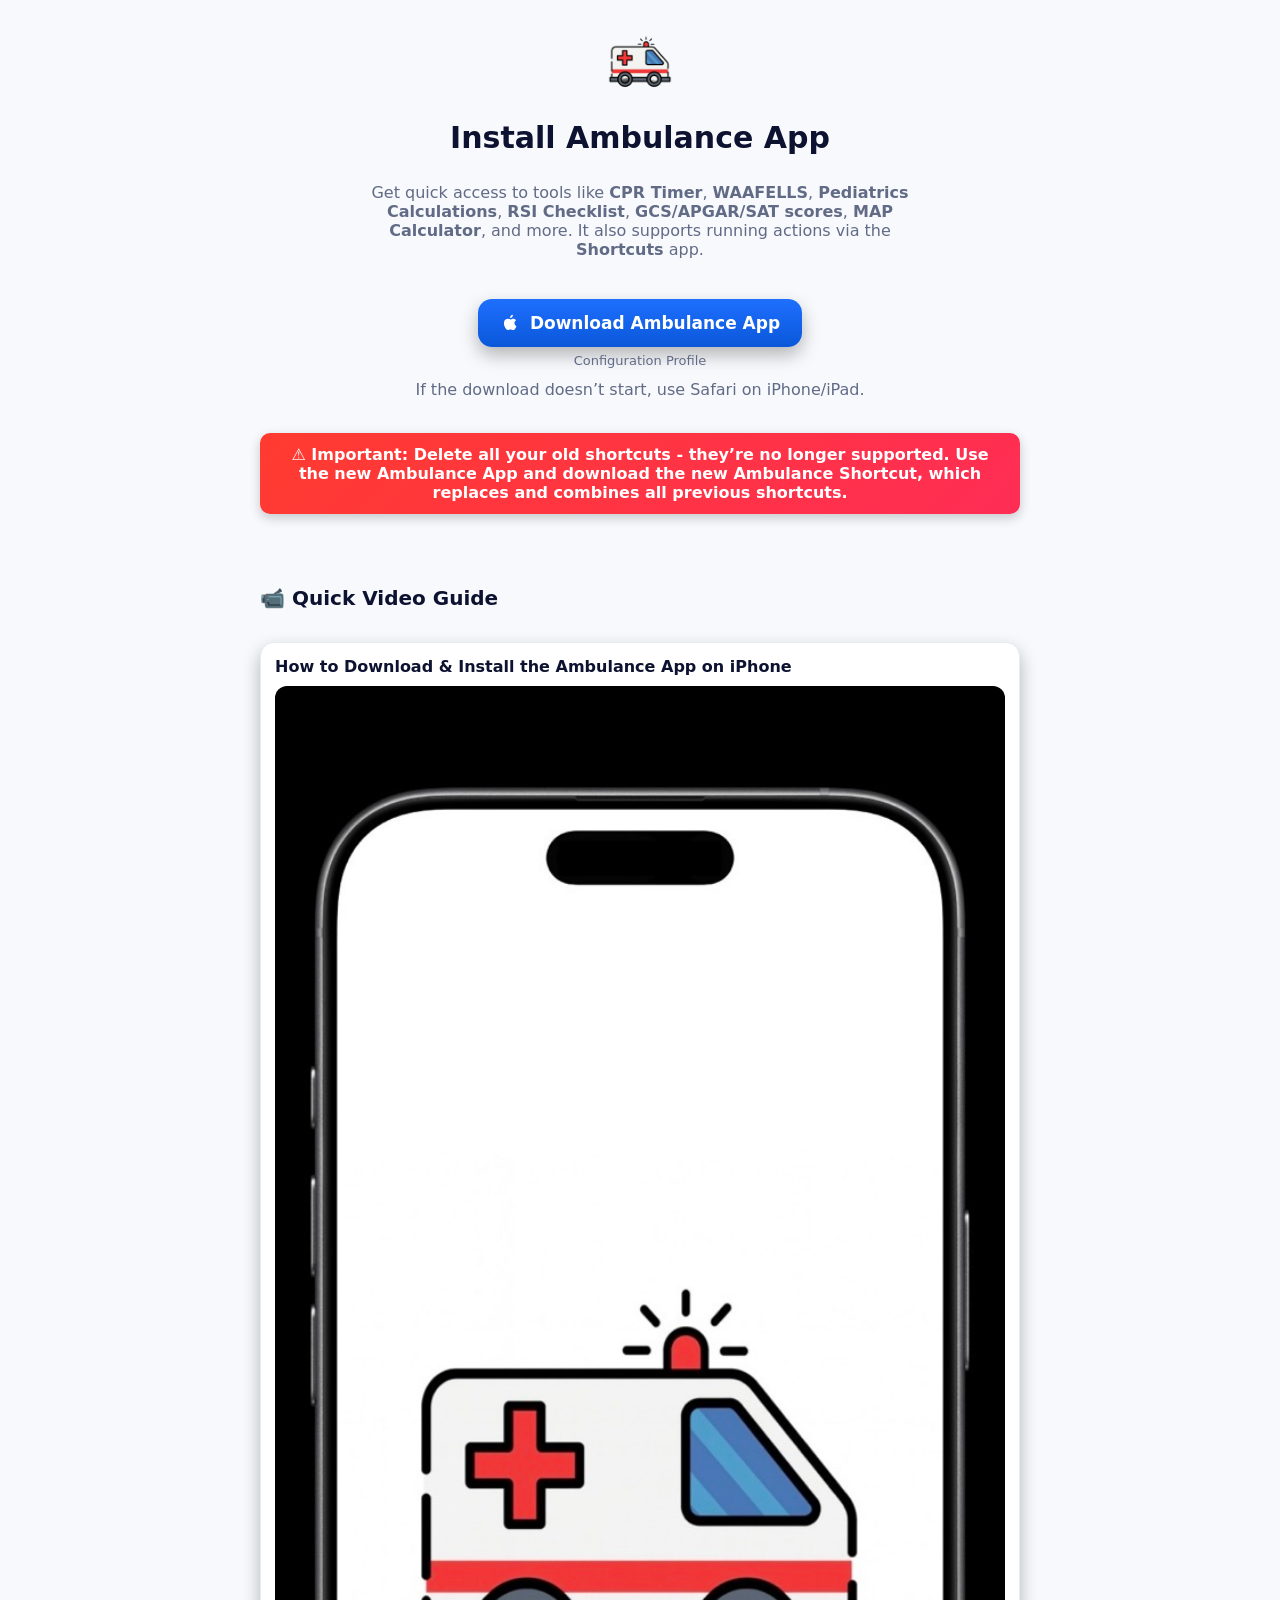
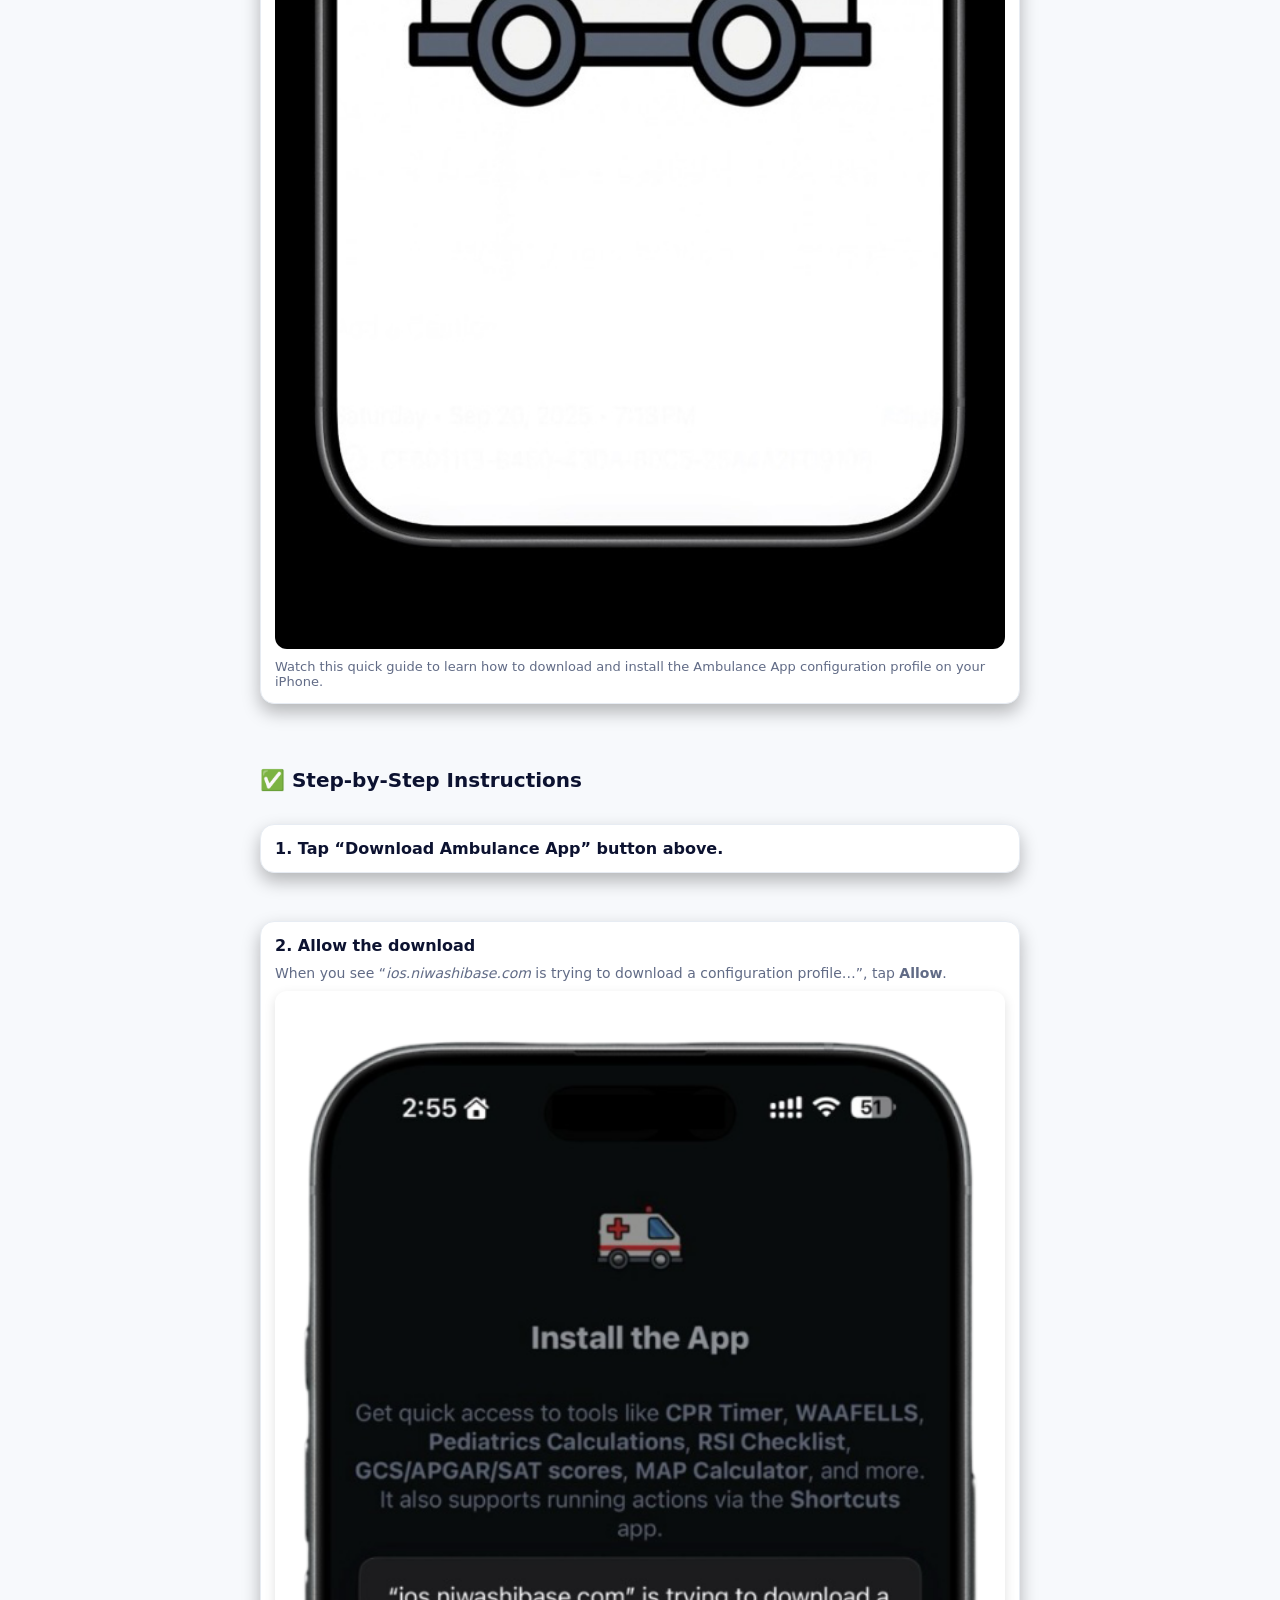
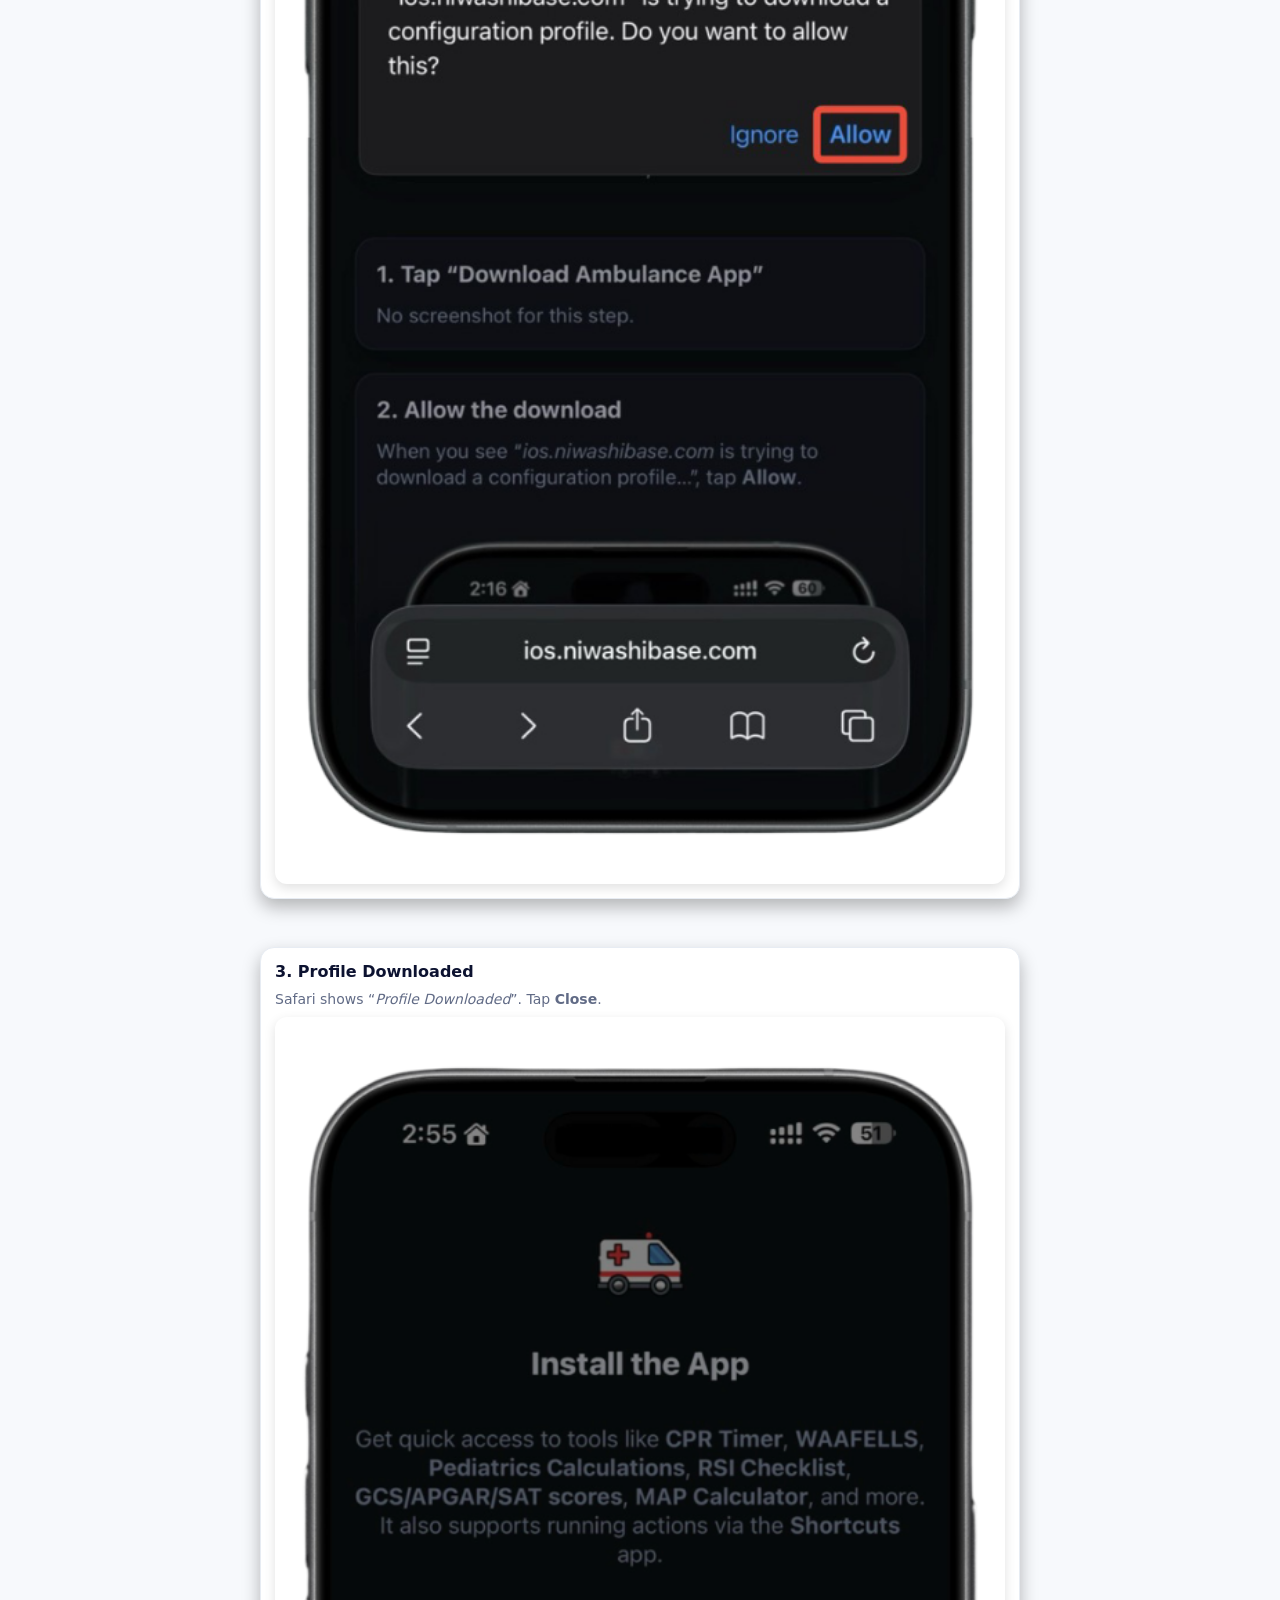
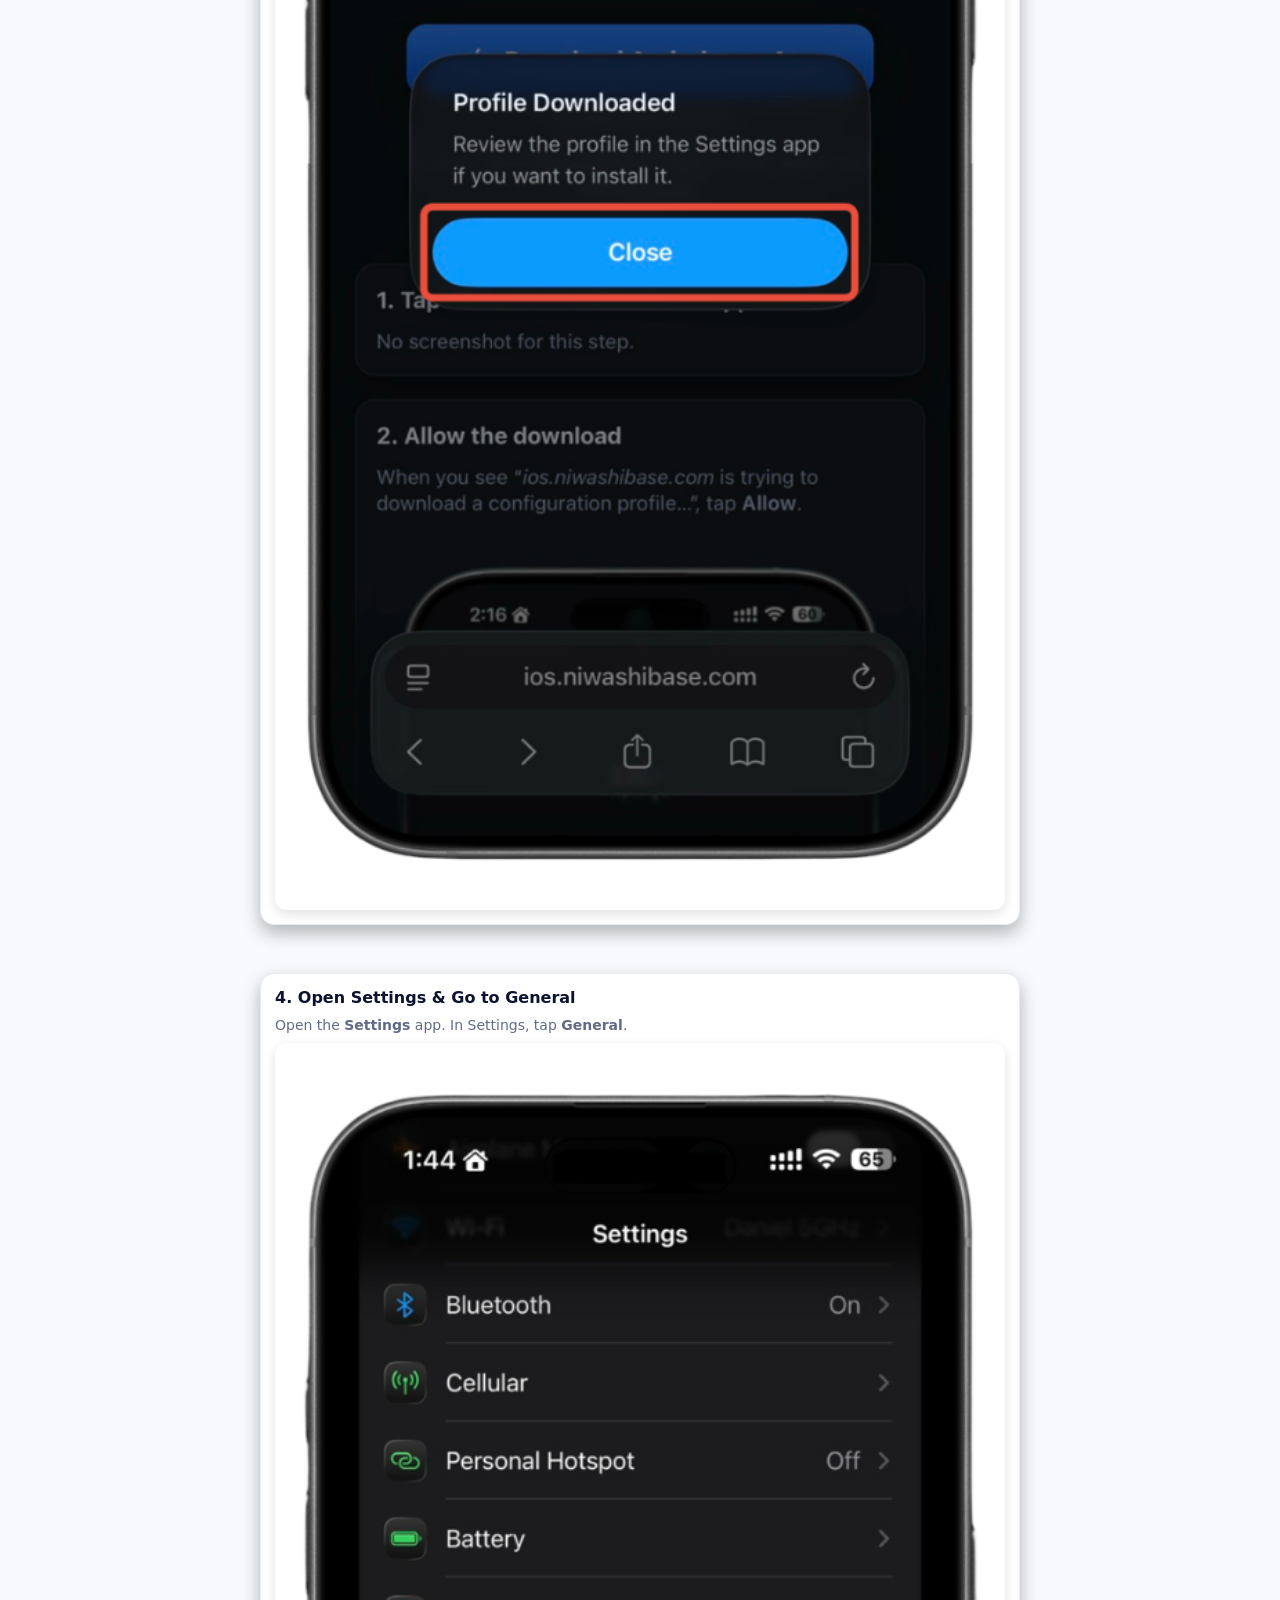
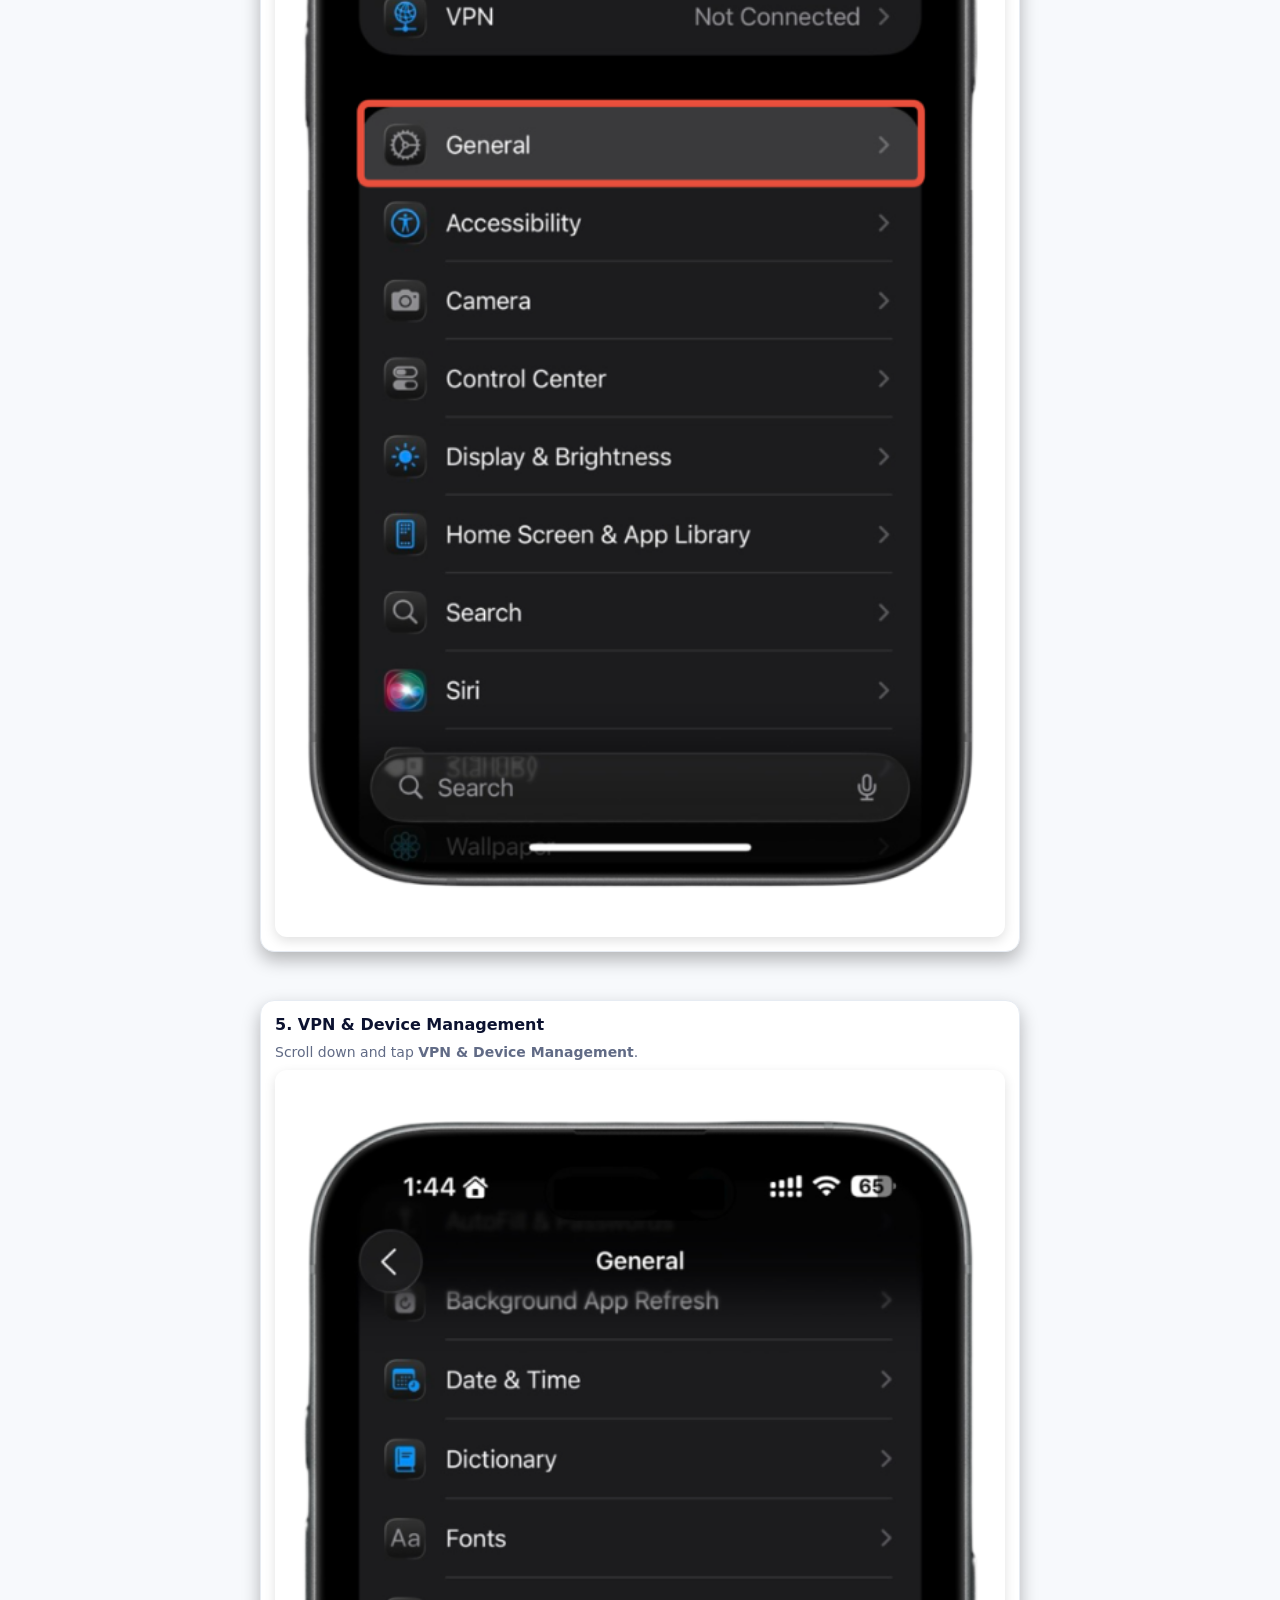
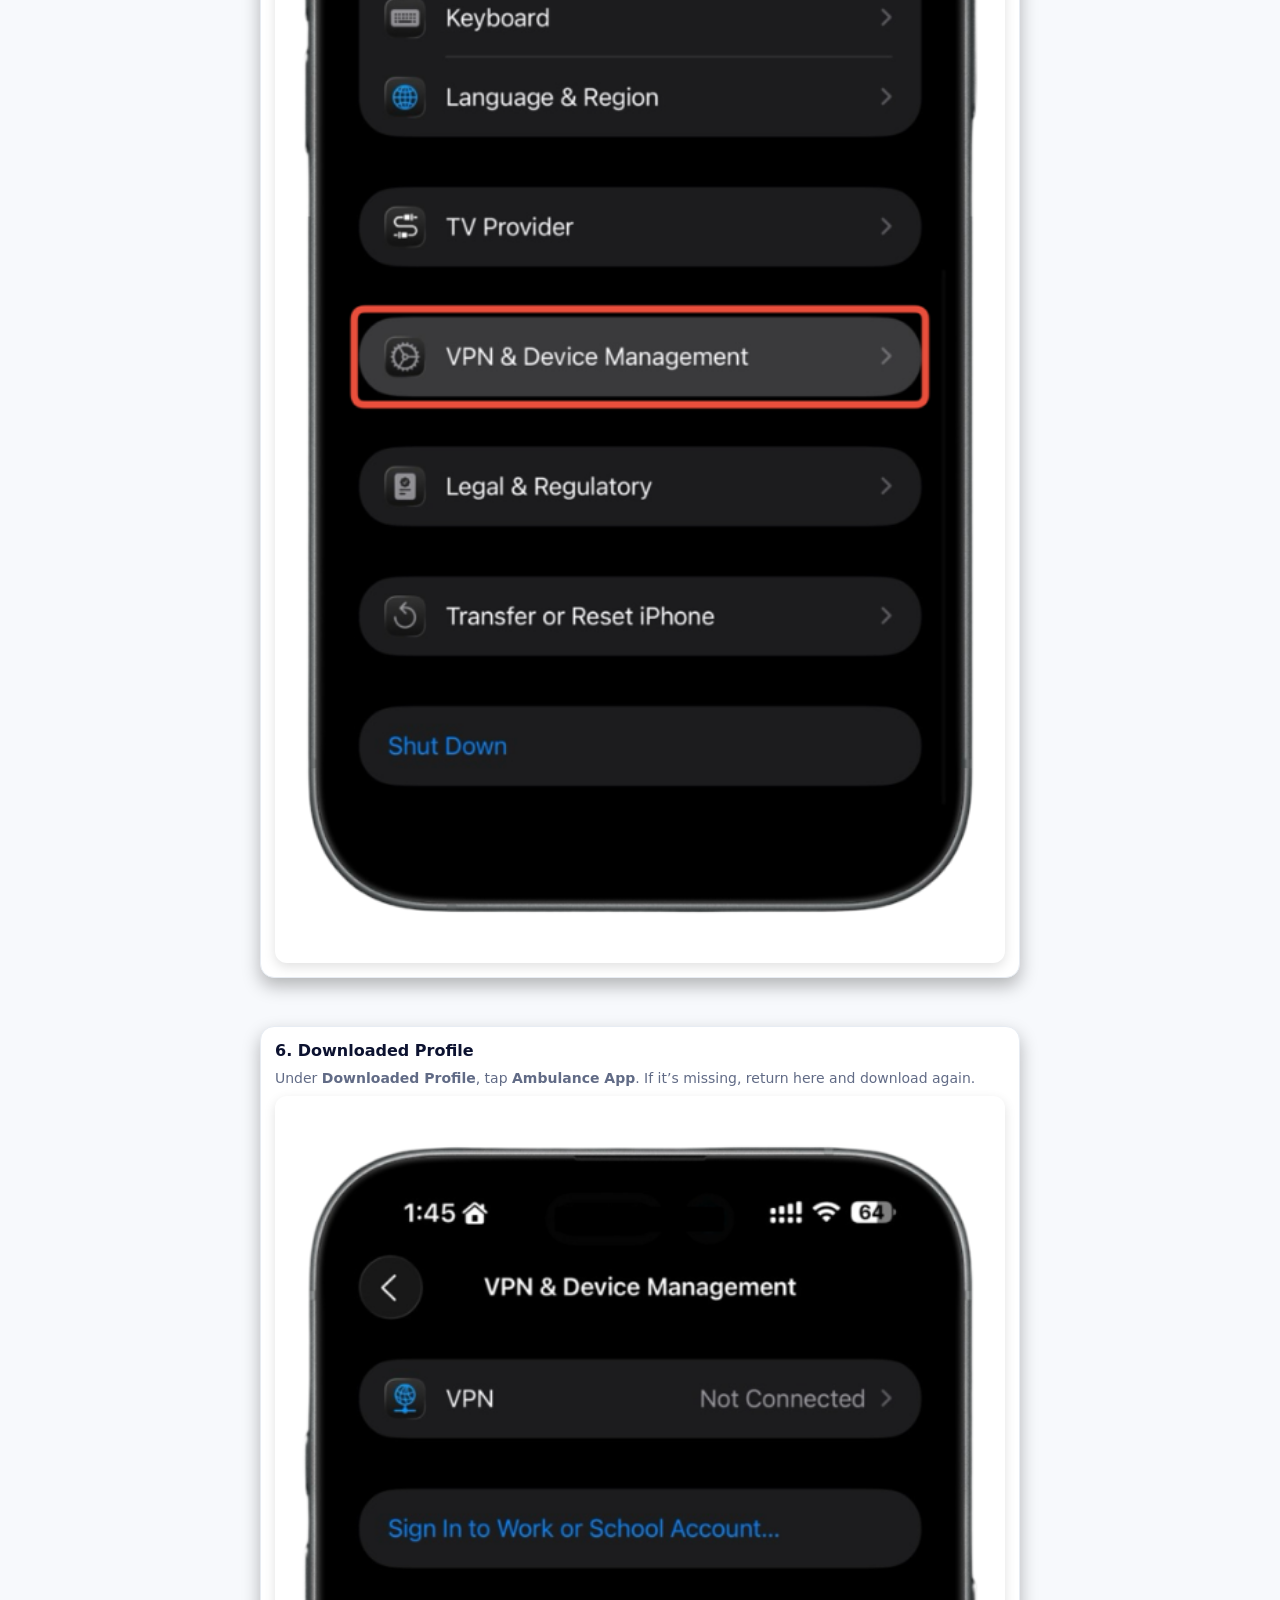
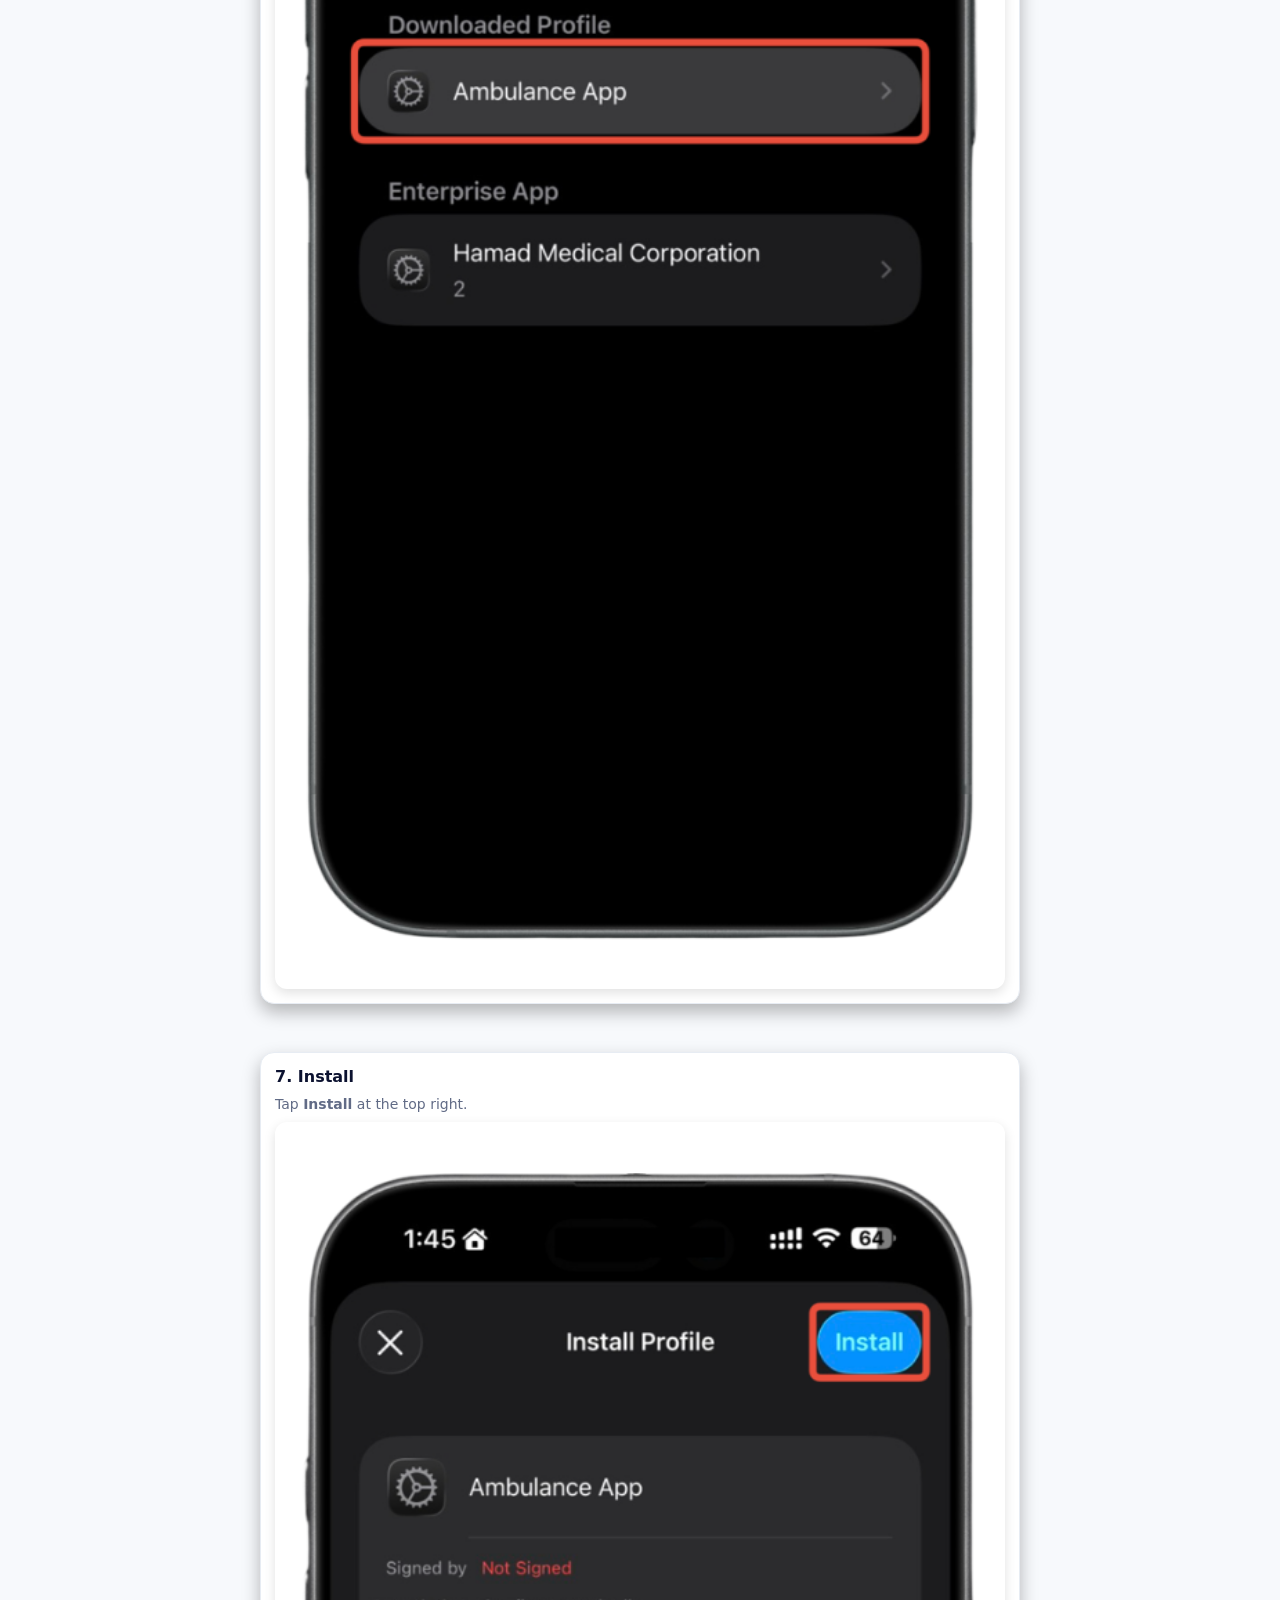
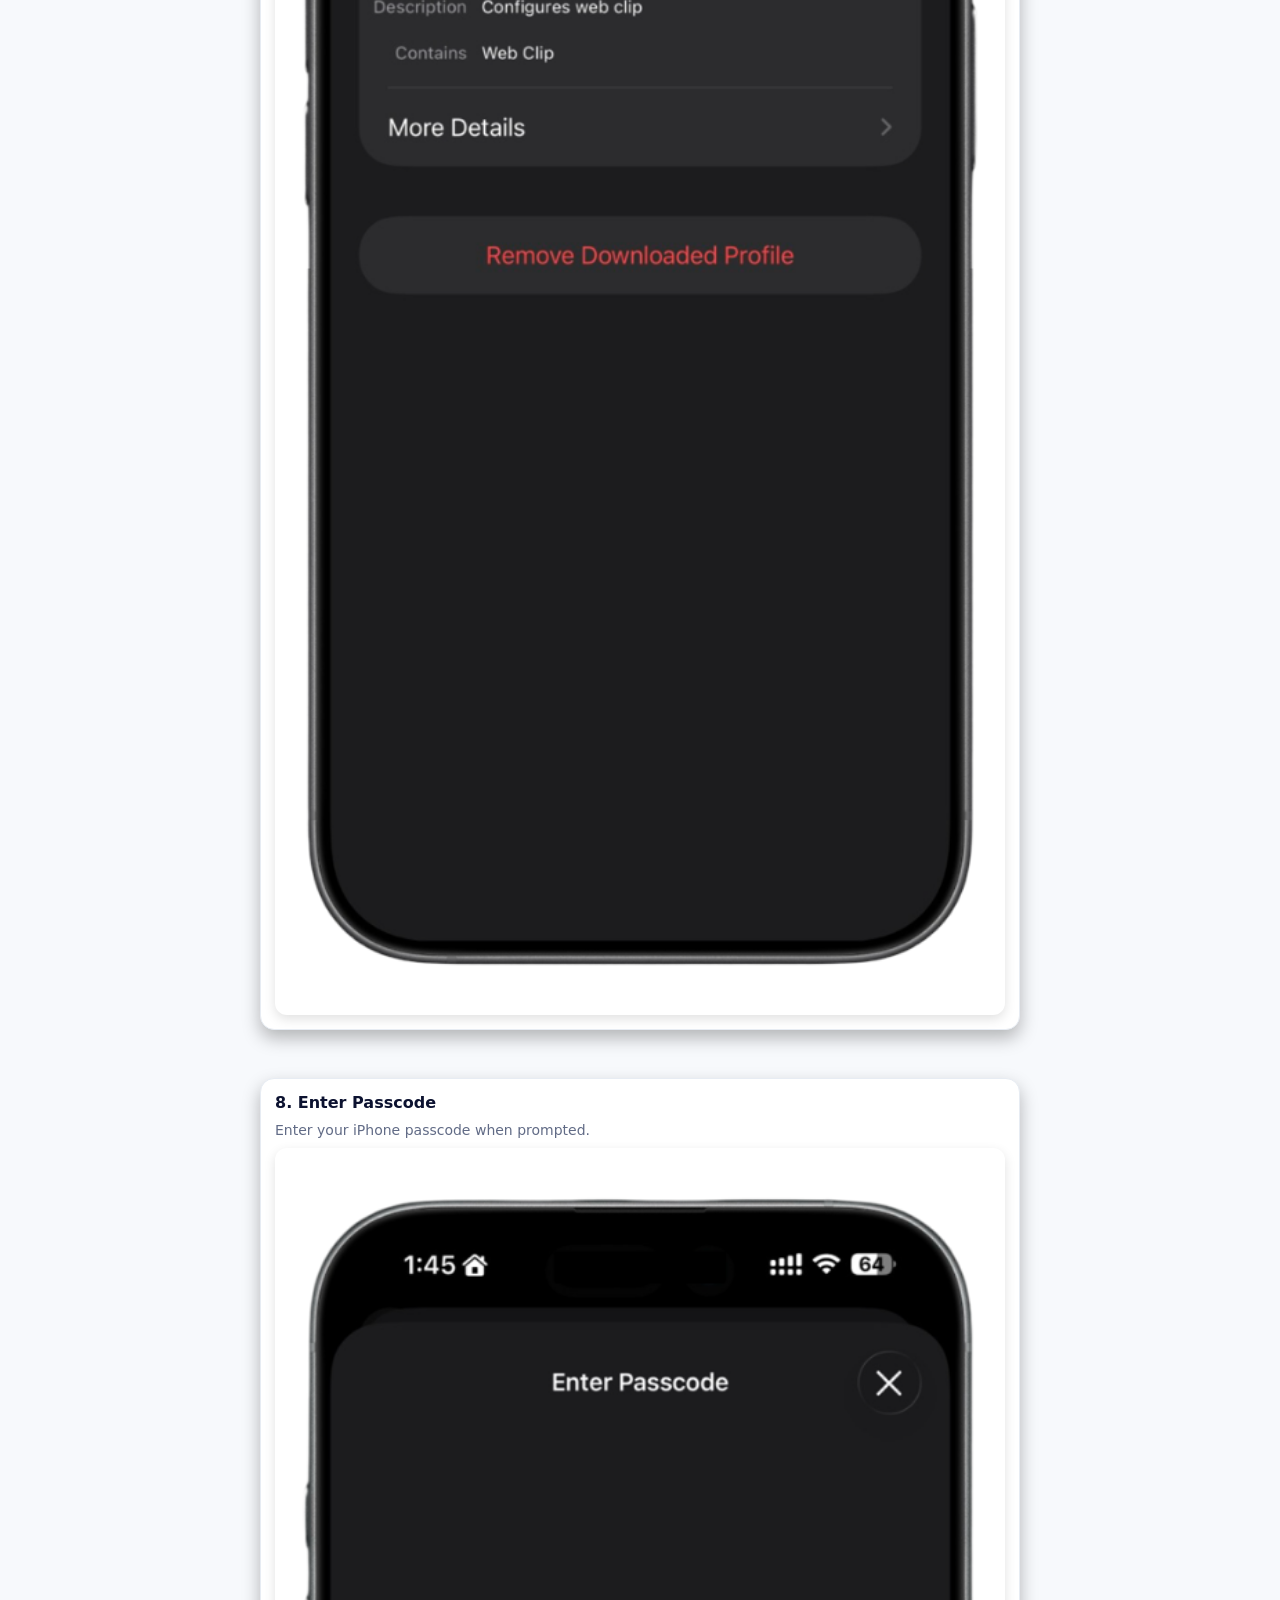
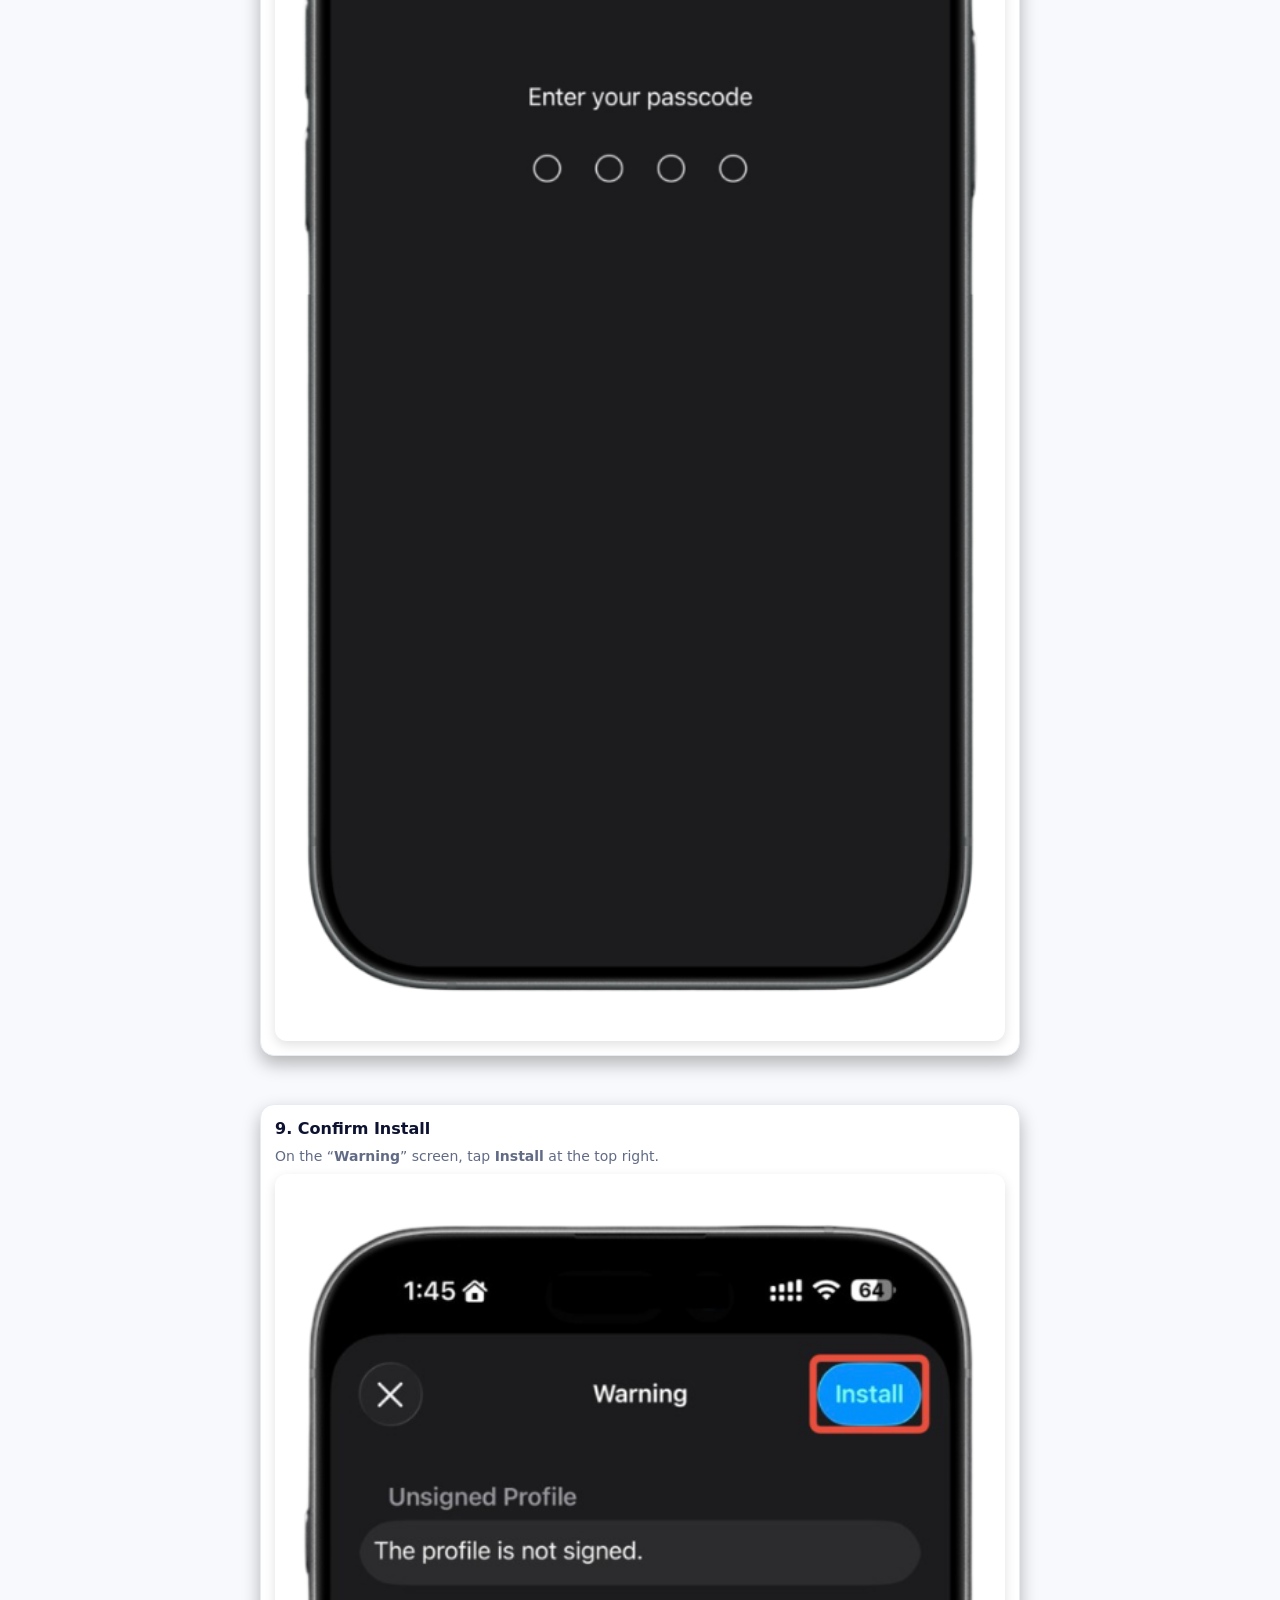
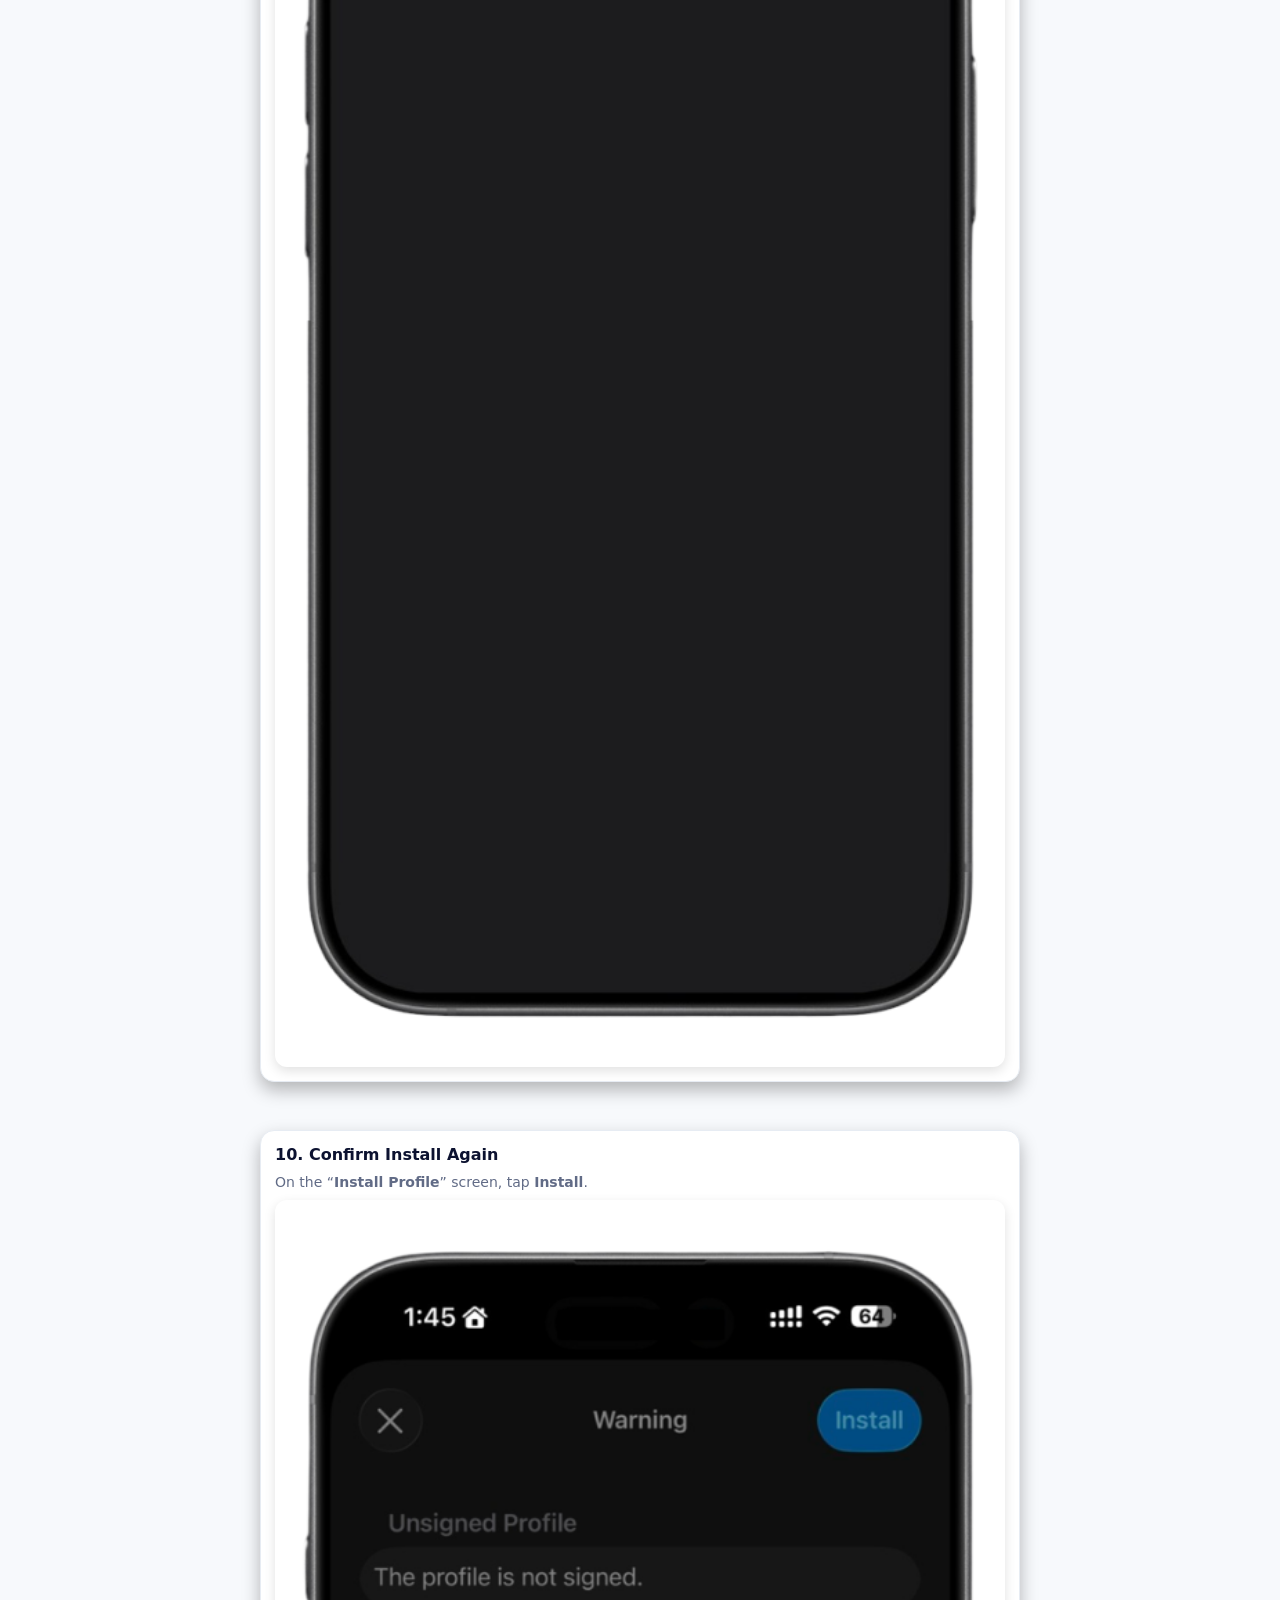
<file: install/index.html>
<!doctype html>
<html lang="en" data-theme="auto">
<head>
  <meta charset="utf-8" />
  <meta name="viewport" content="width=device-width, initial-scale=1.0, viewport-fit=cover" />
  <title>Install Ambulance App</title>

<!-- Open Graph (WhatsApp, Discord, FB, iMessage) -->
<meta property="og:type" content="website">
<meta property="og:site_name" content="Ambulance">
<meta property="og:locale" content="en_US">
<meta property="og:title" content="Install Ambulance (iOS)">
<meta property="og:description" content="Add the Ambulance app to your iPhone. Clinical tools and references.">
<meta property="og:url" content="https://ios.niwashibase.com/install">
<meta property="og:image" content="https://ios.niwashibase.com/install/images/og/ambulance-install-1200x630.png">
<meta property="og:image:secure_url" content="https://ios.niwashibase.com/install/images/og/ambulance-install-1200x630.png">
<meta property="og:image:width" content="1200">
<meta property="og:image:height" content="630">
<meta property="og:image:alt" content="Install Ambulance on iPhone">

<!-- Twitter / X -->
<meta name="twitter:card" content="summary_large_image">
<meta name="twitter:title" content="Install Ambulance (iOS)">
<meta name="twitter:description" content="Add the Ambulance app to your iPhone. Clinical tools and references.">
<meta name="twitter:image" content="https://ios.niwashibase.com/install/images/og/ambulance-install-1200x630.png">
<!-- Optional if you have an @handle -->
<!-- <meta name="twitter:site" content="@YourHandle"> -->

<link rel="canonical" href="https://ios.niwashibase.com/install">

  <!-- Theme color -->
  <meta id="theme-color" name="theme-color" content="#0f1115" />
  <meta name="theme-color" media="(prefers-color-scheme: light)" content="#f7f9fc">
  <meta name="theme-color" media="(prefers-color-scheme: dark)"  content="#0f1115">

  <style>
    :root{ --radius:12px; --speed:.22s; --shadow:0 8px 18px rgba(0,0,0,.28); --shadow-2:0 12px 28px rgba(0,0,0,.35); --gap:8px }
    @media (prefers-color-scheme: light){ :root{
      --bg:#f7f9fc; --surface:#ffffff; --border:#e7ecf3; --text:#0c1230; --muted:#616b86;
      --accent:#1f6fff; --accent-2:#19b36b; --surface-2:#f1f5fb;
    }}
    @media (prefers-color-scheme: dark){ :root{
      --bg:#0f1115; --surface:#171a21; --border:#232a37; --text:#eef2ff; --muted:#9aa6c3;
      --accent:#2f81f7; --accent-2:#20c385; --surface-2:#12151c;
    }}
    body{
      margin:0; font-family:-apple-system,BlinkMacSystemFont,"Segoe UI",Roboto,Inter,system-ui,Arial,sans-serif;
      background:var(--bg); color:var(--text);
      padding: env(safe-area-inset-top) env(safe-area-inset-right) env(safe-area-inset-bottom) env(safe-area-inset-left);
    }
    .wrap{max-width:760px; margin:0 auto; padding:20px clamp(10px,4vw,28px) 40px; display:flex; flex-direction:column; gap:24px}

    /* Hero / logo */
    .hero{display:flex; flex-direction:column; align-items:center; gap:12px; text-align:center}
    .hero-logo{width:88px; height:88px; object-fit:contain; border-radius:16px}
    .title{font-size:clamp(22px,4vw,30px);font-weight:800;margin:0}

    /* Intro / feature list */
    .intro{background:var(--surface); border:1px solid var(--border); border-radius:14px; padding:14px 16px; box-shadow:var(--shadow)}
    .features{display:grid; grid-template-columns:repeat(auto-fill,minmax(160px,1fr)); gap:10px; margin-top:10px}
    .chip{background:var(--surface-2); border:1px solid var(--border); border-radius:999px; padding:8px 12px; font-weight:700; font-size:13px; text-align:center}

    /* Centered CTA */
    .cta{display:flex; flex-direction:column; align-items:center; gap:6px; text-align:center}
    .btn-download{
      display:inline-flex; align-items:center; gap:10px; justify-content:center;
      font-weight:800; font-size:17px; color:#fff; text-decoration:none;
      background:linear-gradient(180deg,var(--accent),#0a57d9);
      padding:14px 22px; border-radius:14px; box-shadow:var(--shadow);
      min-width:280px;
    }
    .btn-download:hover{box-shadow:var(--shadow-2); transform:translateY(-1px)}
    .cta-sub{font-size:13px; color:var(--muted)}
    .apple{ width:20px; height:20px; display:inline-block; }

    /* Steps */
    .steps{display:flex; flex-direction:column; gap:24px}
    .step + .step{ margin-top:24px; } /* fallback spacing in case of nesting */
    .step{
      background:var(--surface);
      border:1px solid var(--border);
      border-radius:14px;
      padding:14px;
      display:flex;
      flex-direction:column;
      gap:10px;
      box-shadow:var(--shadow)
    }
    .step h3{margin:0;font-size:16px}
    .step p{margin:0;font-size:14px;color:var(--muted)}
    .steps img{
      display:block;
      max-width:100%;
      height:auto;            /* keep natural aspect ratio */
      border-radius:12px;
      box-shadow:0 4px 12px rgba(0,0,0,.12)
    }

    /* Video (optional) */
    .video{aspect-ratio:16/9;max-width:100%;border-radius:12px;overflow:hidden;box-shadow:var(--shadow)}
    iframe,video{width:100%;height:100%;border:none}

    .muted{color:var(--muted)}

    /* Media card for the demo video */
.media-card{
  background: var(--surface);
  border: 1px solid var(--border);
  border-radius: 14px;
  padding: 14px;
  box-shadow: var(--shadow);
  display: flex;
  flex-direction: column;
  gap: 10px;
}

/* Dark surround so the black video blends nicely in light mode too */
.video-frame{
  background: #000;           /* creates a tasteful bezel around the phone */
  border-radius: 12px;
  padding: 8px;               /* thickness of the bezel */
}

/* The video itself */
.media-card video{
  display: block;
  width: 100%;
  aspect-ratio: 9 / 19.5;
  height: auto;
  border-radius: 10px;        /* inner corner radius to match the bezel */
  outline: none;
}

/* Optional small caption */
.media-caption{
  font-size: 13px;
  color: var(--muted);
}

  </style>
</head>
<body>
  <div class="wrap">
    <!-- Hero -->
    <header class="hero">
      <img class="hero-logo" src="images/logo.png" alt="App Logo">
      <h1 class="title">Install Ambulance App</h1>
      <p class="muted" style="max-width:56ch">
        Get quick access to tools like <strong>CPR Timer</strong>, <strong>WAAFELLS</strong>,
        <strong>Pediatrics Calculations</strong>, <strong>RSI Checklist</strong>,
        <strong>GCS/APGAR/SAT scores</strong>, <strong>MAP Calculator</strong>, and more.
        It also supports running actions via the <strong>Shortcuts</strong> app.
      </p>
    </header>

    <!-- Centered Download CTA -->
    <div class="cta">
      <a class="btn-download" href="/install/dl?file=AmbulanceApp.mobileconfig&v=1">
        <svg class="apple" viewBox="0 0 256 256" xmlns="http://www.w3.org/2000/svg" aria-hidden="true">
          <path fill="currentColor" d="M212.1 167.1c-4.3 9.8-6.5 14.6-12.2 23.6-7.9 12.4-19.1 27.9-33 28-12.3.1-15.5-8-32.2-8c-16.7 0-20.3 8-32.6 7.9-13.9-.1-24.5-14.1-32.4-26.4-22.2-33.9-24.6-73.7-10.8-94.8 9.7-15 25-23.9 42.5-24.1 13.3-.3 25.9 8.9 32.2 8.9 6.1 0 21.9-11 36.9-9.4 6.3.3 24.1 2.6 35.4 19.8-1 0-21.3 12.4-21.1 36.8.3 29.2 25.6 38.8 27.3 39.7zM156.1 51c6.3-7.6 10.7-18.3 9.5-28.9-9.2.4-20.2 6.2-26.7 13.8-5.9 6.8-11.1 17.7-9.7 28.1 10.2.8 20.6-5.2 26.9-13z"/>
        </svg>
        Download Ambulance App
      </a>
      <div class="cta-sub">Configuration Profile</div>
      <p class="muted" style="margin-top:6px">If the download doesn’t start, use Safari on iPhone/iPad.</p>

<p style="
  margin-top:12px;
  padding:12px 14px;
  border-radius:10px;
  font-weight:700;
  text-align:center;
  color:#fff;
  background:linear-gradient(135deg,#ff3b30,#ff2d55);
  box-shadow:0 4px 12px rgba(0,0,0,0.2);
">
  ⚠️ Important: Delete all your old shortcuts - they’re no longer supported.  
  Use the new <strong>Ambulance App</strong> and download the new <strong>Ambulance Shortcut</strong>, which replaces and combines all previous shortcuts.
</p>


      
    </div>

    <!-- Demo Video -->
     <h2 style="font-size:20px; font-weight:700; margin-top:32px; margin-bottom:8px;">
      📹 Quick Video Guide
    </h2>
<section class="media-card">
  <h3 style="margin:0;font-size:16px">How to Download & Install the Ambulance App on iPhone</h3>
  <div class="video-frame">
    <video
      controls
      playsinline
      preload="metadata"
      poster="/install/images/demo-poster.jpeg"
    >
      <source src="https://www.dropbox.com/scl/fi/zif1rcvgbzazkq6shmqef/demo.mp4?rlkey=1s5vn596uqdag7u4uwqvoxxza&st=e2adcoo9&raw=1" type="video/mp4">
      Your browser does not support the video tag.
    </video>
  </div>
  <div class="media-caption">
    Watch this quick guide to learn how to download and install the Ambulance App configuration profile on your iPhone.
  </div>
</section>

    
    <!-- Steps -->
    <h2 style="font-size:20px; font-weight:700; margin-top:40px; margin-bottom:8px;">
      ✅ Step-by-Step Instructions
    </h2>
    <section class="steps">
      <div class="step">
        <h3>1. Tap “Download Ambulance App” button above.</h3>
      </div>

      <div class="step">
        <h3>2. Allow the download</h3>
        <p>When you see “<em>ios.niwashibase.com</em> is trying to download a configuration profile…”, tap <strong>Allow</strong>.</p>
        <img src="/install/images/step2.png?v=1.1" alt="Allow profile download">
      </div>

      <div class="step">
        <h3>3. Profile Downloaded</h3>
        <p>Safari shows “<em>Profile Downloaded</em>”. Tap <strong>Close</strong>.</p>
        <img src="/install/images/step3.png?v=1.1" alt="Profile downloaded alert">
      </div>

      <div class="step">
        <h3>4. Open Settings &amp; Go to General</h3>
        <p>Open the <strong>Settings</strong> app. In Settings, tap <strong>General</strong>.</p>
        <img src="/install/images/step4.png?v=1.1" alt="Open Settings and General">
      </div>

      <div class="step">
        <h3>5. VPN &amp; Device Management</h3>
        <p>Scroll down and tap <strong>VPN &amp; Device Management</strong>.</p>
        <img src="/install/images/step5.png?v=1.1" alt="VPN & Device Management">
      </div>

      <div class="step">
        <h3>6. Downloaded Profile</h3>
        <p>Under <strong>Downloaded Profile</strong>, tap <strong>Ambulance App</strong>. If it’s missing, return here and download again.</p>
        <img src="/install/images/step6.png?v=1.1" alt="Downloaded Profile appears">
      </div>

      <div class="step">
        <h3>7. Install</h3>
        <p>Tap <strong>Install</strong> at the top right.</p>
        <img src="/install/images/step7.png?v=1.1" alt="Tap Install">
      </div>

      <div class="step">
        <h3>8. Enter Passcode</h3>
        <p>Enter your iPhone passcode when prompted.</p>
        <img src="/install/images/step8.png?v=1.1" alt="Enter passcode">
      </div>

      <div class="step">
        <h3>9. Confirm Install</h3>
        <p>On the “<strong>Warning</strong>” screen, tap <strong>Install</strong> at the top right.</p>
        <img src="/install/images/step9.png?v=1.2" alt="Warning screen - Install">
      </div>

      <div class="step">
        <h3>10. Confirm Install Again</h3>
        <p>On the “<strong>Install Profile</strong>” screen, tap <strong>Install</strong>.</p>
        <img src="/install/images/step10.png?v=1.1" alt="Install confirmation">
      </div>

      <div class="step">
        <h3>11. Profile Installed</h3>
        <p>You’ll see <strong>Profile Installed</strong>. Tap <strong>Done</strong>. The app icon will now appear in your App Library / Home Screen.</p>
        <img src="/install/images/step11.png?v=1.2" alt="Profile installed success">
      </div>
    </section>





  </div>
</body>
</html>
</file>
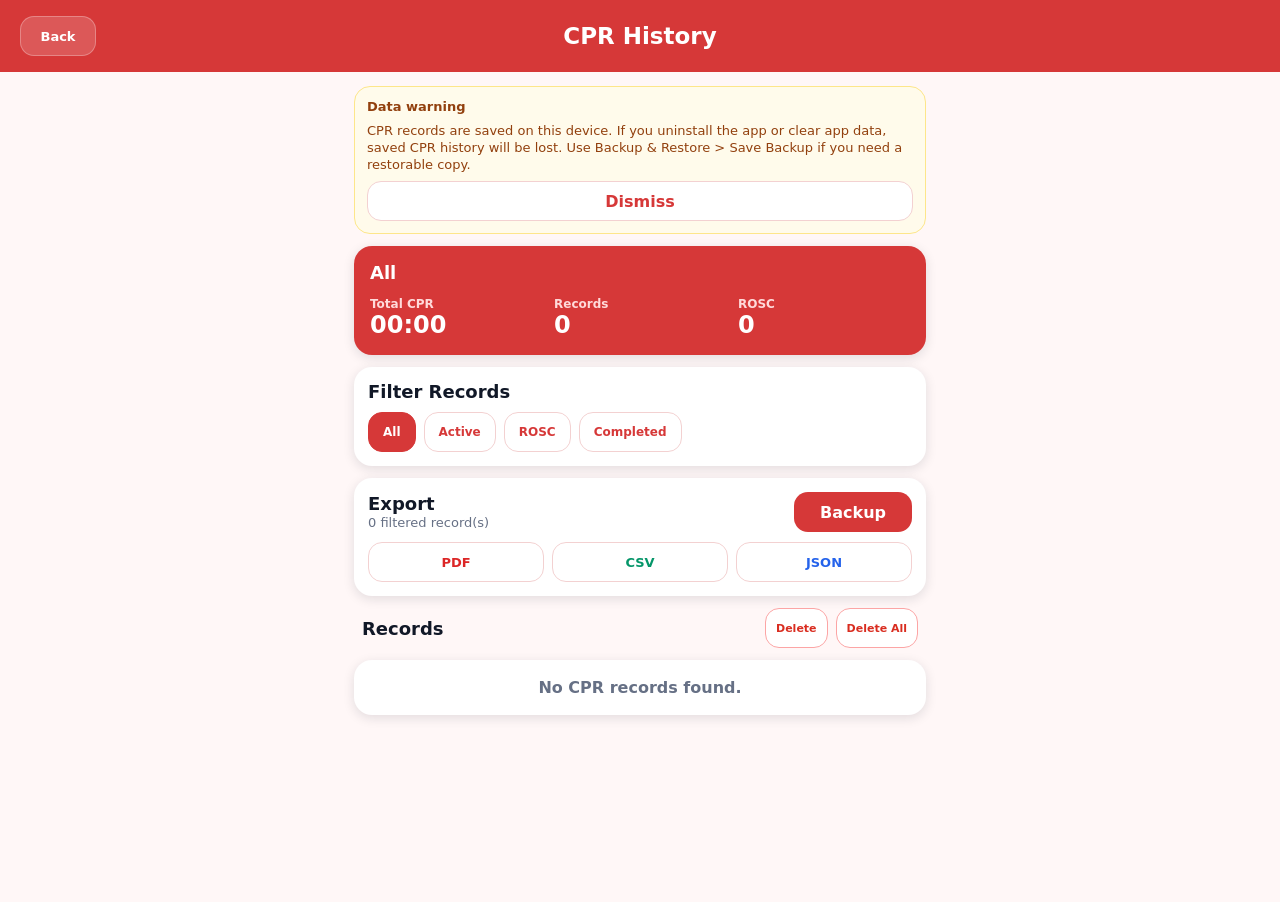
<file: cpr/history.html>
<!doctype html>
<html lang="en">
<head>
<meta charset="utf-8">
<meta name="viewport" content="width=device-width, initial-scale=1, viewport-fit=cover">
<meta name="theme-color" content="#d63838">
<meta name="apple-mobile-web-app-capable" content="yes">
<meta name="apple-mobile-web-app-status-bar-style" content="black-translucent">
<title>CPR History</title>
<script>if(new URLSearchParams(location.search).get("embedded")==="1"&&window.parent!==window)document.documentElement.classList.add("embedded-page")</script>
<link rel="stylesheet" href="page-ui.css?ver=asset-20260613-ios-1">
</head>
<body class="portrait-only history-page">
<header class="topbar">
  <button class="topbar-btn" id="backBtn">Back</button>
  <div class="topbar-title">CPR History</div>
  <span></span>
</header>
<main class="page">
  <section id="activeBanner" class="banner" hidden>
    <h2>Active CPR</h2>
    <p id="activeText">A CPR session is still running in the background.</p>
    <div class="banner-actions"><button class="primary" id="openCpr">Open CPR</button><button class="outline" id="stopActive">Stop & Save</button></div>
  </section>
  <section class="intro" id="warning">
    <h2>Data warning</h2>
    <p>CPR records are saved on this device. If you uninstall the app or clear app data, saved CPR history will be lost. Use Backup & Restore &gt; Save Backup if you need a restorable copy.</p>
    <button class="outline" id="hideWarning">Dismiss</button>
  </section>
  <button class="outline" id="showWarning" hidden>Show CPR data warning</button>
  <section class="summary">
    <h2 id="summaryTitle">All</h2>
    <div class="summary-grid">
      <div><small>Total CPR</small><b id="sumTotal">00:00</b></div>
      <div><small>Records</small><b id="sumRecords">0</b></div>
      <div><small>ROSC</small><b id="sumRosc">0</b></div>
    </div>
  </section>
  <section class="card">
    <h2>Filter Records</h2>
    <div class="filters">
      <button class="filter on" data-filter="All">All</button>
      <button class="filter" data-filter="Active">Active</button>
      <button class="filter" data-filter="ROSC">ROSC</button>
      <button class="filter" data-filter="Completed">Completed</button>
    </div>
  </section>
  <section class="card">
    <div class="export-head">
      <div><h2>Export</h2><p id="exportCount">0 filtered record(s)</p></div>
      <button class="primary" id="backupBtn">Backup</button>
    </div>
    <div class="exports">
      <button class="export-btn pdf" id="pdfBtn">PDF</button>
      <button class="export-btn csv" id="csvBtn">CSV</button>
      <button class="export-btn json" id="jsonBtn">JSON</button>
    </div>
  </section>
  <section class="records-head">
    <h2>Records</h2>
    <button class="outline" id="selectAllBtn">Select</button>
    <button class="danger" id="deleteSelectedBtn">Delete</button>
    <button class="danger" id="deleteAllBtn">Delete All</button>
  </section>
  <section id="records" class="records-list"></section>
  <section id="selectedBar" class="selected-bar">
    <b id="selectedText">0 selected · Export selected records</b>
    <div class="exports">
      <button class="export-btn pdf" data-selected-export="pdf">PDF</button>
      <button class="export-btn csv" data-selected-export="csv">CSV</button>
      <button class="export-btn json" data-selected-export="json">JSON</button>
    </div>
  </section>
</main>
<div class="page-toast" id="pageToast" hidden role="status"></div>
<input type="file" id="restoreInput" accept="application/json,.json" hidden>
<section class="intro-modal compact-modal" id="backupModal" hidden role="dialog" aria-modal="true">
  <div class="modal-card">
    <h2>Backup & Restore</h2>
    <p>Backup exports every CPR record as JSON. Restore can add backup records or overwrite current records.</p>
    <button class="primary" id="saveBackupBtn">Save Backup</button>
    <button class="restore-btn" id="restoreBackupBtn">Restore Backup</button>
    <button class="outline" id="closeBackupBtn">Close</button>
  </div>
</section>
<section class="intro-modal compact-modal" id="restoreModal" hidden role="dialog" aria-modal="true">
  <div class="modal-card">
    <h2>Restore JSON backup?</h2>
    <p id="restoreText"></p>
    <button class="primary" id="addRestoreBtn">Add</button>
    <button class="danger" id="overwriteRestoreBtn">Overwrite</button>
    <button class="outline" id="cancelRestoreBtn">Cancel</button>
  </div>
</section>
<section class="intro-modal compact-modal" id="limitModal" hidden role="dialog" aria-modal="true">
  <div class="modal-card">
    <h2>Backup Too Large</h2>
    <p id="limitText"></p>
    <button class="primary" id="closeLimitBtn">OK</button>
  </div>
</section>
<section class="intro-modal compact-modal" id="deleteModal" hidden role="dialog" aria-modal="true">
  <div class="modal-card">
    <h2 id="deleteTitle">Delete selected CPR records?</h2>
    <p id="deleteText"></p>
    <button class="danger" id="confirmDeleteBtn">Delete</button>
    <button class="outline" id="cancelDeleteBtn">Cancel</button>
  </div>
</section>
<script src="cpr-storage.js?ver=asset-20260613-ios-1"></script>
<script>
const embedded = new URLSearchParams(location.search).get("embedded") === "1" && window.parent !== window;
if(embedded)document.body.classList.add("embedded");
const cprTouchNoop=()=>{};
document.addEventListener("touchstart",cprTouchNoop,{passive:true});
window.addEventListener("touchstart",cprTouchNoop,{passive:true});
cprTryPortraitLock();
let filter = "All";
let selectedIds = new Set();
let pendingRestore = null;
let pendingDeleteMode = null;
let toastTimer;

function sendParent(type) {
  if (embedded) window.parent.postMessage({ type }, "*");
}
if (embedded) window.parent.postMessage({ type: "cpr-subpage-title", title: "CPR History", reset: false }, "*");

function closePage() {
  if (embedded) sendParent("cpr-close-subpage");
  else location.href = "index.html";
}

function sessions() {
  return cprLoadSessions();
}

function visible() {
  return cprFilterSessions(sessions(), filter);
}

function showToast(message) {
  const toast = document.getElementById("pageToast");
  toast.textContent = message;
  toast.hidden = false;
  clearTimeout(toastTimer);
  toastTimer = setTimeout(() => {
    toast.hidden = true;
  }, 2200);
}

function showLimit(message) {
  document.getElementById("limitText").textContent = message;
  document.getElementById("limitModal").hidden = false;
}

function setBackupModal(open) {
  document.getElementById("backupModal").hidden = !open;
}

function setRestoreModal(open) {
  document.getElementById("restoreModal").hidden = !open;
}

function setDeleteModal(open) {
  document.getElementById("deleteModal").hidden = !open;
}

function saveAllSessions(list) {
  cprSaveSessions([...list].sort((a, b) => (b.startedAtMillis || 0) - (a.startedAtMillis || 0)));
}

function exportSource() {
  const list = visible();
  return list.filter((session) => selectedIds.has(session.id));
}

function exportLabel() {
  return "Selected Records";
}

function render() {
  const list = visible();
  const allIds = new Set(sessions().map((session) => session.id));
  selectedIds = new Set([...selectedIds].filter((id) => allIds.has(id)));
  const summary = cprSummary(list);
  const active = cprLoadActive();
  document.getElementById("summaryTitle").textContent = filter;
  document.getElementById("sumTotal").textContent = cprFormatSeconds(summary.totalSeconds);
  document.getElementById("sumRecords").textContent = summary.count;
  document.getElementById("sumRosc").textContent = summary.rosc;
  document.getElementById("exportCount").textContent = selectedIds.size ? `${selectedIds.size} selected record(s)` : `${list.length} filtered record(s)`;
  document.querySelectorAll("[data-filter]").forEach((button) => button.classList.toggle("on", button.dataset.filter === filter));
  document.getElementById("activeBanner").hidden = !active;
  if (active) document.getElementById("activeText").textContent = `${cprSettingsDate(active.startedAtMillis)}. A CPR session is still running in the background.`;
  document.getElementById("records").innerHTML = list.length ? list.map(card).join("") : '<div class="card empty">No CPR records found.</div>';
  document.getElementById("selectAllBtn").hidden = !list.length;
  document.getElementById("selectAllBtn").textContent = selectedIds.size && selectedIds.size === list.length ? "Clear" : "Select";
  document.getElementById("deleteSelectedBtn").disabled = !selectedIds.size;
  document.getElementById("selectedBar").classList.toggle("show", !!selectedIds.size);
  document.getElementById("selectedText").textContent = `${selectedIds.size} selected · Export selected records`;
  bindRecords();
}

function card(session) {
  const counts = cprCounts(session);
  const active = cprLoadActive()?.id === session.id;
  const latest = cprLatestHumanEvent(session);
  const selected = selectedIds.has(session.id);
  return `<article class="record ${selected ? "selected" : ""}" data-open="${session.id}">
    <button class="check ${selected ? "on" : ""}" data-select="${session.id}" aria-label="Select record"></button>
    <div class="record-main">
      <div class="record-top"><span class="pill ${active ? "active" : ""}">${active ? "Active CPR" : session.outcome || "Completed"}</span><span class="record-time">${cprFormatSeconds(session.totalSeconds)}</span></div>
      <span class="date-pill">${cprSettingsDate(session.startedAtMillis)}</span>
      ${latest ? `<div class="latest-row"><b>Latest</b><span>${cprClock(latest.wallTimeMillis)} · Elapsed ${cprFormatSeconds(latest.elapsedSeconds)} · ${cprDisplayLabel(latest)}</span></div>` : ""}
      <div class="metrics">
        <div class="metric"><small>Cycle</small><b>${counts.cycle}</b></div>
        <div class="metric"><small>Adr</small><b>${counts.adr}</b></div>
        <div class="metric"><small>Shock</small><b>${counts.shock}</b></div>
        <div class="metric"><small>Amio</small><b>${counts.amio}</b></div>
        <div class="metric"><small>DSED</small><b>${counts.dsed}</b></div>
        <div class="metric"><small>ROSC</small><b>${counts.rosc}</b></div>
      </div>
    </div>
  </article>`;
}

function bindRecords() {
  document.querySelectorAll("[data-select]").forEach((button) => {
    button.onclick = (event) => {
      event.stopPropagation();
      const id = button.dataset.select;
      if (selectedIds.has(id)) selectedIds.delete(id);
      else selectedIds.add(id);
      render();
    };
  });
  document.querySelectorAll("[data-open]").forEach((item) => {
    item.onclick = () => {
      location.href = `record.html?ver=asset-20260613-ios-1&id=${encodeURIComponent(item.dataset.open)}${embedded ? "&embedded=1" : ""}`;
    };
  });
}

async function exportData(type, list = exportSource()) {
  if (!selectedIds.size) {
    showToast("Select at least one CPR record to export.");
    return;
  }
  if (!list.length) {
    showToast("No CPR records to export.");
    return;
  }
  const stamp = cprExportStamp();
  if (type === "json") {
    const json = cprAndroidJson(list);
    if (cprJsonTooLarge(json)) {
      showLimit("This JSON export is larger than 5 MB and cannot be restored. Export fewer CPR records, then try again.");
      return;
    }
    await cprDownloadText(json, `cpr_${stamp}.json`, "application/json");
    return;
  }
  if (type === "csv") {
    await cprDownloadText(cprBuildHistoryCsv(list, exportLabel()), `cpr_${stamp}.csv`, "text/csv");
    return;
  }
  await cprDownloadBlob(cprBuildPdfBlob(list), `cpr_${stamp}.pdf`);
}

async function saveBackup() {
  const list = sessions().sort((a, b) => (b.startedAtMillis || 0) - (a.startedAtMillis || 0));
  if (!list.length) {
    showToast("No CPR records to save.");
    return;
  }
  const json = cprAndroidJson(list);
  if (cprJsonTooLarge(json)) {
    showLimit("This JSON backup is larger than 5 MB and cannot be restored. Delete old CPR records before saving a restorable backup.");
    return;
  }
  if (await cprDownloadText(json, `cpr_backup_${cprExportStamp()}.json`, "application/json")) {
    showToast("CPR backup shared.");
  }
}

function restoreFromFile(file) {
  if (!file) return;
  if (cprLoadActive()) {
    showToast("Stop CPR before restoring CPR records.");
    return;
  }
  if (file.size > 5 * 1024 * 1024) {
    showLimit("The selected JSON backup is larger than 5 MB and cannot be restored. Select a smaller Ambulance backup file.");
    return;
  }
  const reader = new FileReader();
  reader.onload = () => {
    try {
      const text = String(reader.result || "");
      if (cprJsonTooLarge(text)) {
        showLimit("The selected JSON backup is larger than 5 MB and cannot be restored. Select a smaller Ambulance backup file.");
        return;
      }
      const restored = cprSanitizeImportedSessions(JSON.parse(text));
      if (!restored.length) {
        showToast("Unable to restore CPR JSON backup.");
        return;
      }
      const current = sessions();
      if (!current.length) {
        saveAllSessions(restored);
        selectedIds.clear();
        render();
        showToast(`Restored ${restored.length} ${restored.length === 1 ? "record" : "records"}.`);
      } else {
        pendingRestore = restored;
        document.getElementById("restoreText").textContent = `You already have ${current.length} CPR record(s). The backup contains ${restored.length} record(s). Add them to current records or overwrite current records?`;
        setRestoreModal(true);
      }
    } catch {
      showToast("Unable to restore CPR JSON backup.");
    }
  };
  reader.readAsText(file);
}

document.querySelectorAll("[data-filter]").forEach((button) => button.onclick = () => {
  filter = button.dataset.filter;
  selectedIds.clear();
  render();
});
document.getElementById("backBtn").onclick = closePage;
document.getElementById("openCpr").onclick = closePage;
document.getElementById("stopActive").onclick = () => {
  if (embedded) sendParent("cpr-stop-active");
  else {
    cprFinalizeActive();
    render();
  }
};
document.getElementById("hideWarning").onclick = () => {
  localStorage.setItem(CprKeys.warningHidden, "1");
  document.getElementById("warning").hidden = true;
  document.getElementById("showWarning").hidden = false;
};
document.getElementById("showWarning").onclick = () => {
  localStorage.setItem(CprKeys.warningHidden, "0");
  document.getElementById("warning").hidden = false;
  document.getElementById("showWarning").hidden = true;
};
if (localStorage.getItem(CprKeys.warningHidden) === "1") {
  document.getElementById("warning").hidden = true;
  document.getElementById("showWarning").hidden = false;
}
document.getElementById("jsonBtn").onclick = () => exportData("json");
document.getElementById("csvBtn").onclick = () => exportData("csv");
document.getElementById("pdfBtn").onclick = () => exportData("pdf");
document.getElementById("selectAllBtn").onclick = () => {
  const list = visible();
  if (selectedIds.size === list.length) selectedIds.clear();
  else list.forEach((session) => selectedIds.add(session.id));
  render();
};
document.getElementById("deleteSelectedBtn").onclick = () => {
  if (!selectedIds.size) return;
  const activeId = cprLoadActive()?.id;
  if (activeId && selectedIds.has(activeId)) {
    showToast("Stop CPR before deleting the active record.");
    return;
  }
  pendingDeleteMode = "selected";
  document.getElementById("deleteTitle").textContent = "Delete selected CPR records?";
  document.getElementById("deleteText").textContent = `This will permanently delete ${selectedIds.size} selected CPR record(s).`;
  setDeleteModal(true);
};
document.getElementById("deleteAllBtn").onclick = () => {
  if (cprLoadActive()) {
    showToast("Stop CPR before deleting all CPR records.");
    return;
  }
  pendingDeleteMode = "all";
  document.getElementById("deleteTitle").textContent = "Delete all CPR records?";
  document.getElementById("deleteText").textContent = "This will permanently delete every saved CPR record. Export JSON first if you need a restorable copy.";
  setDeleteModal(true);
};
document.querySelectorAll("[data-selected-export]").forEach((button) => button.onclick = () => exportData(button.dataset.selectedExport));
document.getElementById("backupBtn").onclick = () => setBackupModal(true);
document.getElementById("closeBackupBtn").onclick = () => setBackupModal(false);
document.getElementById("saveBackupBtn").onclick = () => {
  setBackupModal(false);
  saveBackup();
};
document.getElementById("restoreBackupBtn").onclick = () => {
  setBackupModal(false);
  document.getElementById("restoreInput").click();
};
document.getElementById("restoreInput").onchange = (event) => {
  restoreFromFile(event.target.files[0]);
  event.target.value = "";
};
document.getElementById("cancelRestoreBtn").onclick = () => {
  pendingRestore = null;
  setRestoreModal(false);
};
document.getElementById("addRestoreBtn").onclick = () => {
  const before = sessions().length;
  const merged = cprMergeSessions(sessions(), pendingRestore || []);
  saveAllSessions(merged);
  selectedIds.clear();
  pendingRestore = null;
  setRestoreModal(false);
  render();
  showToast(`Added ${Math.max(0, merged.length - before)} record(s).`);
};
document.getElementById("overwriteRestoreBtn").onclick = () => {
  const count = (pendingRestore || []).length;
  saveAllSessions(pendingRestore || []);
  selectedIds.clear();
  pendingRestore = null;
  setRestoreModal(false);
  render();
  showToast(`Restored ${count} record(s).`);
};
document.getElementById("closeLimitBtn").onclick = () => {
  document.getElementById("limitModal").hidden = true;
};
document.getElementById("cancelDeleteBtn").onclick = () => {
  pendingDeleteMode = null;
  setDeleteModal(false);
};
document.getElementById("confirmDeleteBtn").onclick = () => {
  if (pendingDeleteMode === "all") {
    if (cprLoadActive()) {
      showToast("Stop CPR before deleting all CPR records.");
    } else {
      saveAllSessions([]);
      selectedIds.clear();
      render();
    }
  } else if (pendingDeleteMode === "selected") {
    const activeId = cprLoadActive()?.id;
    if (activeId && selectedIds.has(activeId)) {
      showToast("Stop CPR before deleting the active record.");
    } else {
      saveAllSessions(sessions().filter((session) => !selectedIds.has(session.id)));
      selectedIds.clear();
      render();
    }
  }
  pendingDeleteMode = null;
  setDeleteModal(false);
};
render();
</script>
</body>
</html>
</file>
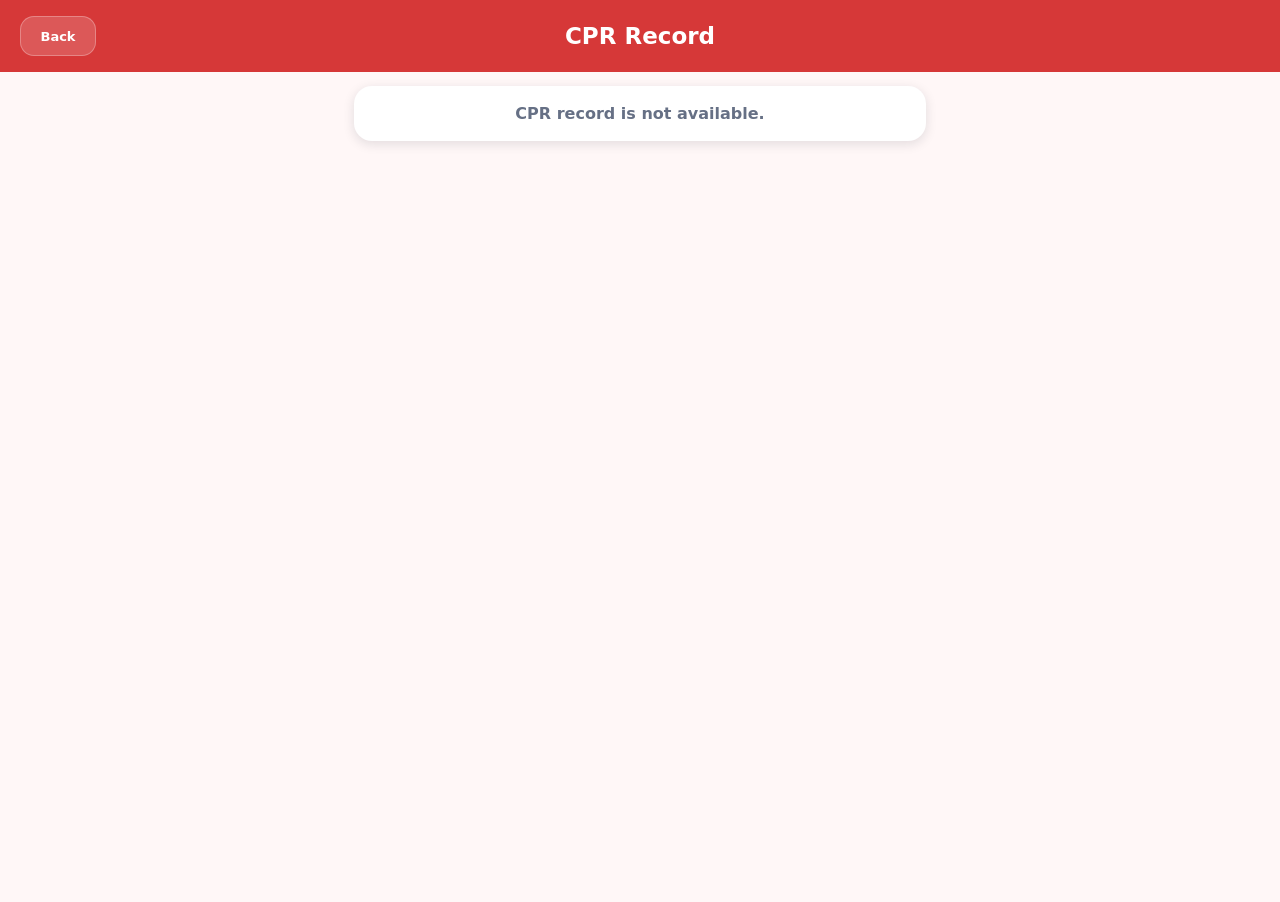
<file: cpr/record.html>
<!doctype html>
<html lang="en">
<head>
<meta charset="utf-8">
<meta name="viewport" content="width=device-width, initial-scale=1, viewport-fit=cover">
<meta name="theme-color" content="#d63838">
<meta name="apple-mobile-web-app-capable" content="yes">
<meta name="apple-mobile-web-app-status-bar-style" content="black-translucent">
<title>CPR Record</title>
<script>if(new URLSearchParams(location.search).get("embedded")==="1"&&window.parent!==window)document.documentElement.classList.add("embedded-page")</script>
<link rel="stylesheet" href="page-ui.css?ver=asset-20260613-ios-1">
<style>
.record-summary-card{background:var(--red);color:#fff;border-radius:18px;box-shadow:var(--shadow);padding:16px;display:flex;flex-direction:column;gap:12px}
.record-summary-top{display:flex;align-items:center;gap:8px}
.record-status{border-radius:999px;border:1px solid rgba(255,255,255,.28);background:rgba(255,255,255,.18);padding:5px 10px;color:#fff;font-size:12px;font-weight:900}
.record-duration{margin-left:auto;color:#fff;font-size:27px;font-weight:900}
.record-start{font-size:16px;font-weight:900}
.record-end{color:#ffdada;font-size:13px;font-weight:800}
.detail-grid{display:grid;grid-template-columns:repeat(3,1fr);gap:8px}
.detail-stat{border-radius:12px;border:1px solid var(--border);background:var(--soft);padding:10px;text-align:center}
.detail-stat b{display:block;color:var(--red);font-size:17px;font-weight:900}
.detail-stat small{display:block;color:var(--muted);font-size:10px;white-space:nowrap}
.timeline-title{margin:0;color:var(--text);font-size:18px;font-weight:900}
.timeline{display:flex;flex-direction:column;gap:8px}
.timeline-row{display:grid;grid-template-columns:9px 1fr;background:#fff;border:1px solid var(--border);border-radius:14px;overflow:hidden}
.timeline-strip{background:var(--red)}
.timeline-main{padding:12px}
.timeline-row b{font-size:14px;color:var(--text)}
.timeline-row p{margin:2px 0;color:var(--muted);font-size:12px;line-height:16px;font-weight:700}
</style>
</head>
<body class="portrait-only record-page">
<header class="topbar">
  <button class="topbar-btn" id="backBtn">Back</button>
  <div class="topbar-title">CPR Record</div>
  <span></span>
</header>
<main class="page" id="page"></main>
<div class="page-toast" id="pageToast" hidden role="status"></div>
<script src="cpr-storage.js?ver=asset-20260613-ios-1"></script>
<script>
const params = new URLSearchParams(location.search);
const embedded = params.get("embedded") === "1" && window.parent !== window;
if(embedded)document.body.classList.add("embedded");
const cprTouchNoop=()=>{};
document.addEventListener("touchstart",cprTouchNoop,{passive:true});
window.addEventListener("touchstart",cprTouchNoop,{passive:true});
const id = params.get("id");
const page = document.getElementById("page");
let toastTimer;

function sendParent(type) {
  if (embedded) window.parent.postMessage({ type }, "*");
}
if (embedded) window.parent.postMessage({ type: "cpr-subpage-title", title: "CPR Record", reset: false }, "*");

function showToast(message) {
  const toast = document.getElementById("pageToast");
  toast.textContent = message;
  toast.hidden = false;
  clearTimeout(toastTimer);
  toastTimer = setTimeout(() => {
    toast.hidden = true;
  }, 2000);
}

function loadRecord() {
  const saved = cprLoadSessions().find((item) => item.id === id);
  const active = cprLoadActive();
  return saved || (active?.id === id ? active : null);
}

function eventColor(type) {
  return {
    CPR_STARTED: "#64748b",
    CPR_PAUSED: "#64748b",
    CPR_RESUMED: "#64748b",
    CPR_STOPPED: "#64748b",
    CYCLE_COMPLETED: "#ef4444",
    ADRENALINE_STARTED: "#2563eb",
    ADRENALINE_ADMINISTERED: "#2563eb",
    ADRENALINE_PAUSED: "#2563eb",
    AMIODARONE_ADMINISTERED: "#a855f7",
    SHOCK_DELIVERED: "#eab308",
    DSED_DELIVERED: "#fb9e24",
    ROSC: "#22c55e",
    TIMERS_RESET: "#64748b",
    NOTE: "#64748b"
  }[type] || "#64748b";
}

function render() {
  const record = loadRecord();
  if (!record) {
    page.innerHTML = '<section class="card empty">CPR record is not available.</section>';
    return;
  }
  const counts = cprCounts(record);
  const active = !record.endedAtMillis && cprLoadActive()?.id === record.id;
  page.innerHTML = `
    <section class="record-summary-card">
      <div class="record-summary-top">
        <span class="record-status">${active ? "Active CPR" : record.outcome || "Completed"}</span>
        <span class="record-duration">${cprFormatSeconds(record.totalSeconds)}</span>
      </div>
      <div class="record-start">Started ${cprRecordDateTime(record.startedAtMillis)}</div>
      <div class="record-end">${record.endedAtMillis ? `Ended ${cprRecordDateTime(record.endedAtMillis)}` : "Still active / autosaved"}</div>
    </section>
    <section class="card">
      <h1>Summary</h1>
      <div class="detail-grid">
        <div class="detail-stat"><b>${counts.cycle}</b><small>Cycles</small></div>
        <div class="detail-stat"><b>${counts.adr}</b><small>Adrenaline</small></div>
        <div class="detail-stat"><b>${counts.amio}</b><small>Amiodarone</small></div>
        <div class="detail-stat"><b>${counts.shock}</b><small>Shock</small></div>
        <div class="detail-stat"><b>${counts.dsed}</b><small>DSED</small></div>
        <div class="detail-stat"><b>${counts.rosc}</b><small>ROSC</small></div>
      </div>
    </section>
    <section class="card">
      <h1>Export Record</h1>
      <p>Share this CPR record as PDF, CSV, or JSON.</p>
      <div class="exports">
        <button class="export-btn pdf" data-export="pdf">PDF</button>
        <button class="export-btn csv" data-export="csv">CSV</button>
        <button class="primary" data-export="json">JSON</button>
      </div>
    </section>
    ${active ? `<section class="banner"><h2>This CPR session is still active</h2><div class="banner-actions"><button class="primary" id="openCpr">Open CPR</button><button class="outline" id="stopActive">Stop & Save</button></div></section>` : ""}
    <h2 class="timeline-title">Timeline · ${cprTimelineDateLabel(record.events, record.startedAtMillis)}</h2>
    <section class="timeline">${timeline(record)}</section>
  `;
  document.querySelectorAll("[data-export]").forEach((button) => button.onclick = () => exportRecord(record, button.dataset.export));
  const openCpr = document.getElementById("openCpr");
  if (openCpr) openCpr.onclick = () => {
    if (embedded) sendParent("cpr-close-subpage");
    else location.href = "index.html";
  };
  const stopActive = document.getElementById("stopActive");
  if (stopActive) stopActive.onclick = () => {
    if (embedded) sendParent("cpr-stop-active");
    else {
      cprFinalizeActive();
      showToast("CPR session saved.");
      render();
    }
  };
}

function timeline(record) {
  const events = cprHumanEvents(record);
  if (!events.length) return '<div class="card empty">No events recorded.</div>';
  return events.map((event) => {
    const note = String(event.note || "").trim();
    return `<article class="timeline-row">
      <span class="timeline-strip" style="background:${eventColor(event.type)}"></span>
      <div class="timeline-main">
        <b>${cprDisplayLabel(event)}</b>
        ${note ? `<p>${note}</p>` : ""}
        <p>${cprClock(event.wallTimeMillis)} · Elapsed ${cprFormatSeconds(event.elapsedSeconds)}</p>
      </div>
    </article>`;
  }).join("");
}

async function exportRecord(record, type) {
  const stamp = cprExportStamp();
  if (type === "json") {
    await cprDownloadText(cprAndroidJson([record]), `cpr_record_${stamp}.json`, "application/json");
    return;
  }
  if (type === "csv") {
    await cprDownloadText(cprBuildRecordCsv(record), `cpr_record_${stamp}.csv`, "text/csv");
    return;
  }
  await cprDownloadBlob(cprBuildPdfBlob([record]), `cpr_record_${stamp}.pdf`);
}

document.getElementById("backBtn").onclick = () => {
  location.href = `history.html?ver=asset-20260613-ios-1${embedded ? "&embedded=1" : ""}`;
};
render();
</script>
</body>
</html>
</file>
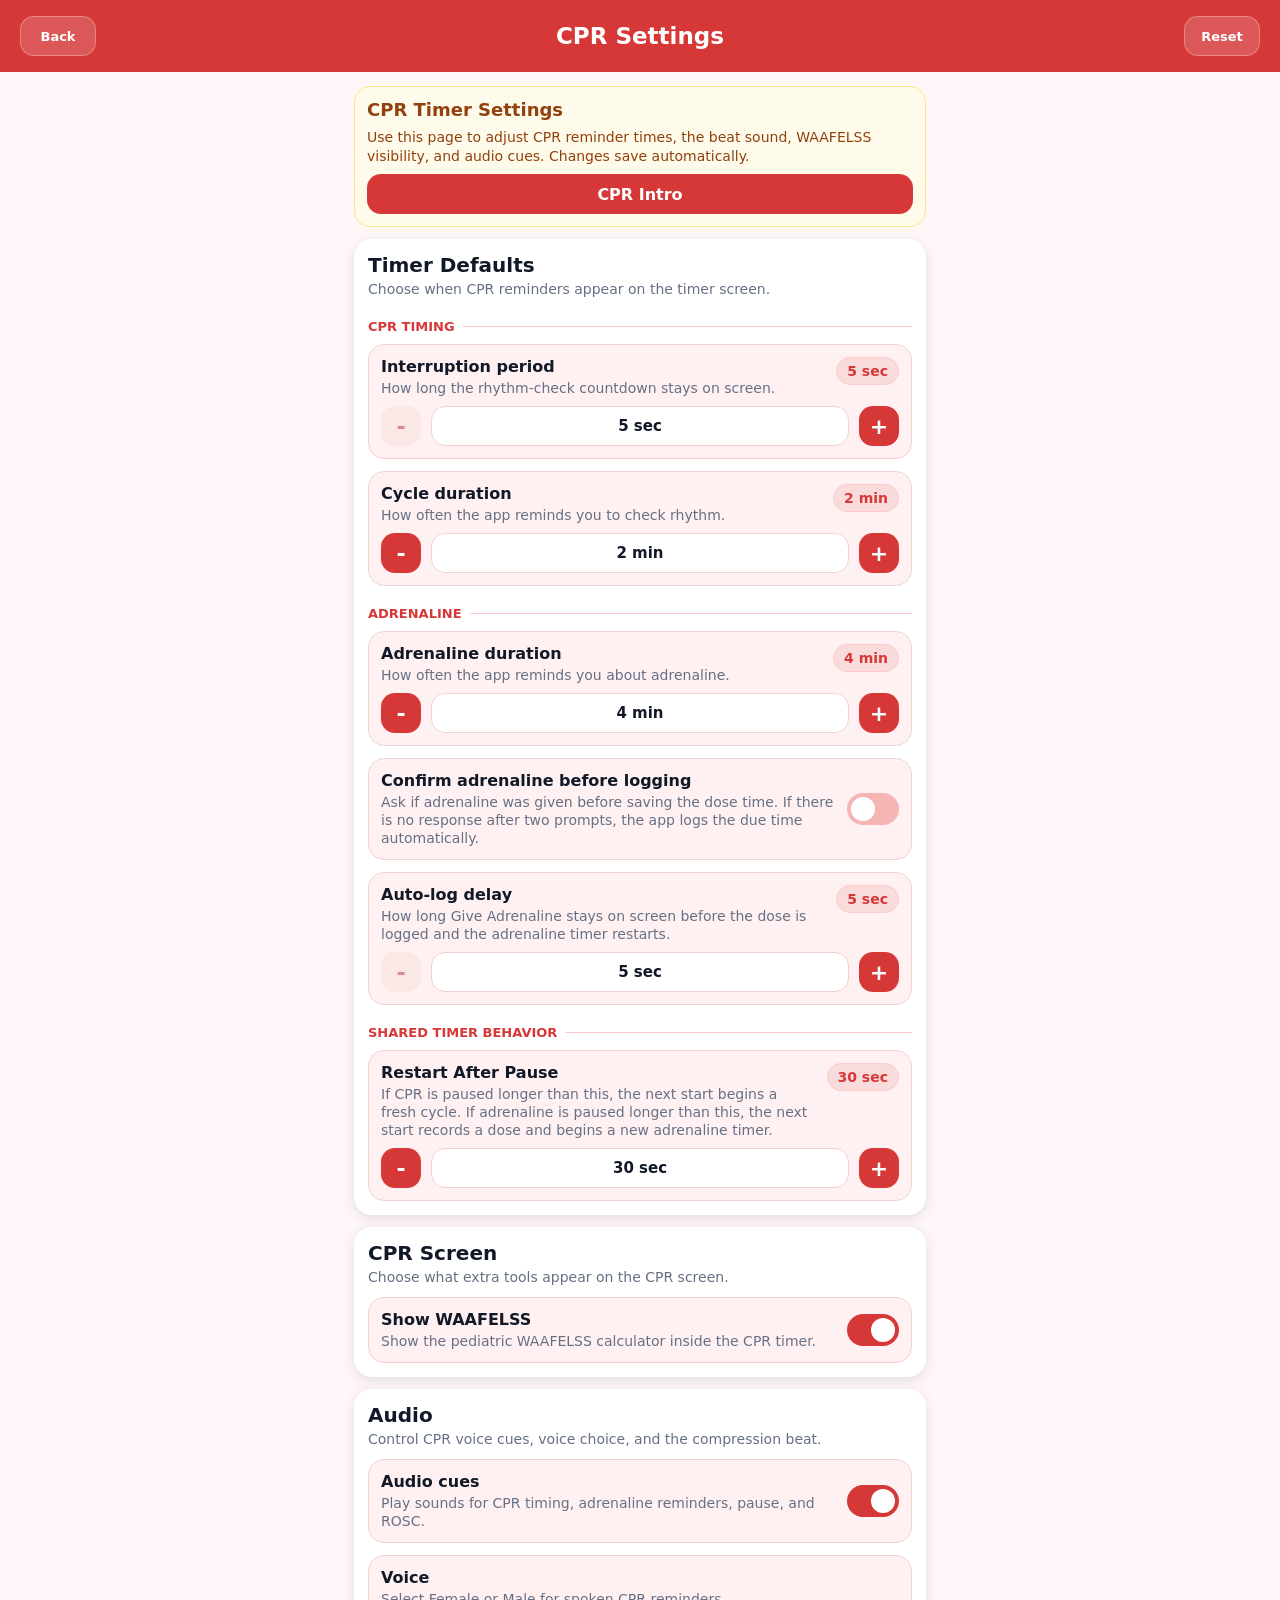
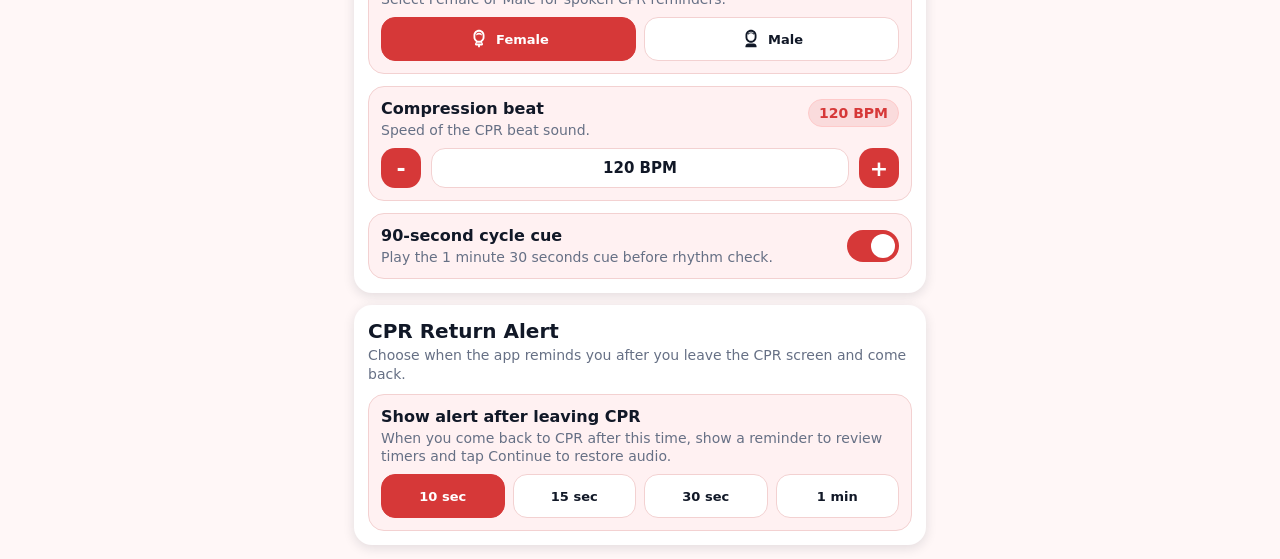
<file: cpr/settings.html>
<!doctype html>
<html lang="en">
<head>
<meta charset="utf-8">
<meta name="viewport" content="width=device-width, initial-scale=1, viewport-fit=cover">
<meta name="theme-color" content="#d63838">
<meta name="apple-mobile-web-app-capable" content="yes">
<meta name="apple-mobile-web-app-status-bar-style" content="black-translucent">
<title>CPR Settings</title>
<script>if(new URLSearchParams(location.search).get('embedded')==='1'&&window.parent!==window)document.documentElement.classList.add('embedded-page')</script>
<link rel="stylesheet" href="page-ui.css?ver=asset-20260613-ios-1">
</head>
<body class="portrait-only settings-page">
<header class="topbar">
  <button class="topbar-btn" id="backBtn">Back</button>
  <div class="topbar-title">CPR Settings</div>
  <button class="topbar-btn" id="resetBtn">Reset</button>
</header>
<main class="page">
  <section id="activeBanner" class="banner" hidden>
    <h2>CPR session still active</h2>
    <p id="activeText"></p>
    <div class="banner-actions">
      <button class="primary" id="openCpr">Open CPR</button>
      <button class="outline" id="stopSave">Stop & Save</button>
    </div>
  </section>
  <section class="intro">
    <h2>CPR Timer Settings</h2>
    <p>Use this page to adjust CPR reminder times, the beat sound, WAAFELSS visibility, and audio cues. Changes save automatically.</p>
    <button class="primary" id="introBtn">CPR Intro</button>
  </section>
  <section class="card">
    <h1>Timer Defaults</h1>
    <p>Choose when CPR reminders appear on the timer screen.</p>
    <div class="section-head">CPR Timing</div>
    <div id="timingRows"></div>
    <div class="section-head">Adrenaline</div>
    <div id="adrenalineRows"></div>
    <div class="section-head">Shared Timer Behavior</div>
    <div id="sharedRows"></div>
  </section>
  <section class="card">
    <h1>CPR Screen</h1>
    <p>Choose what extra tools appear on the CPR screen.</p>
    <div id="screenRows"></div>
  </section>
  <section class="card">
    <h1>Audio</h1>
    <p>Control CPR voice cues, voice choice, and the compression beat.</p>
    <div id="audioRows"></div>
  </section>
  <section class="card">
    <h1>CPR Return Alert</h1>
    <p>Choose when the app reminds you after you leave the CPR screen and come back.</p>
    <div id="returnRows"></div>
  </section>
</main>
<div class="page-toast" id="pageToast" hidden role="status"></div>
<section class="intro-modal" id="introModal" hidden role="dialog" aria-modal="true" aria-labelledby="introTitle">
  <div class="intro-dialog">
    <div class="intro-count" id="introCount"></div>
    <div class="intro-heading">
      <span class="intro-icon" id="introIcon"></span>
      <h2 id="introTitle"></h2>
    </div>
    <div class="intro-message" id="introMessage"></div>
    <div class="intro-dots" id="introDots" aria-hidden="true"></div>
    <div class="intro-actions">
      <button class="intro-skip" id="introSkip">Skip</button>
      <button class="intro-back" id="introBack">Back</button>
      <button class="intro-next" id="introNext">Next</button>
    </div>
  </div>
</section>
<script src="cpr-storage.js?ver=asset-20260613-ios-1"></script>
<script>
const embedded=new URLSearchParams(location.search).get('embedded')==='1'&&window.parent!==window;
if(embedded)document.body.classList.add('embedded');
const cprTouchNoop=()=>{};
document.addEventListener('touchstart',cprTouchNoop,{passive:true});
window.addEventListener('touchstart',cprTouchNoop,{passive:true});
let settings = cprLoadSettings();
let introIndex=0;
function sendParent(type){if(embedded)window.parent.postMessage({type},'*')}
if(embedded)window.parent.postMessage({type:'cpr-subpage-title',title:'CPR Settings',reset:true},'*');
function closePage(){if(embedded)sendParent('cpr-close-subpage');else location.href='index.html'}
function save(){cprSaveSettings(settings);sendParent('cpr-settings-changed')}
function fmt(seconds){if(seconds<60)return `${seconds} sec`;let m=Math.floor(seconds/60),s=seconds%60;return s?`${m} min ${s} sec`:`${m} min`}
function row(k,title,description,min,max,step,valueText,enabled=true){let value=+settings[k],minusEnabled=enabled&&value>min,plusEnabled=enabled&&value<max;return `<div class="stepper ${enabled?'':'disabled'}"><div class="setting-top"><div class="setting-copy"><b>${title}</b><p>${description}</p></div><span class="value-pill">${valueText}</span></div><div class="step-row"><button class="step-btn" ${minusEnabled?'':'disabled'} data-step="${k}" data-delta="${-step}" data-min="${min}" data-max="${max}">-</button><div class="step-center">${valueText}</div><button class="step-btn" ${plusEnabled?'':'disabled'} data-step="${k}" data-delta="${step}" data-min="${min}" data-max="${max}">+</button></div></div>`}
function toggle(k,title,description,enabled=true,checked=settings[k]){return `<div class="toggle ${enabled?'':'disabled'}"><div class="setting-copy"><b>${title}</b><p>${description}</p></div><button class="switch ${checked?'on':''}" ${enabled?'':'disabled'} data-toggle="${k}"></button></div>`}
const voiceIcons={
  female:`<svg class="voice-icon" viewBox="0 0 24 24" aria-hidden="true"><path d="M12,2C8.7,2 6,4.7 6,8v2c0,2.1 1.1,3.9 2.8,4.9L7.7,17.2C7.3,18 7.9,19 8.8,19H11v2h2v-2h2.2c0.9,0 1.5,-1 1.1,-1.8l-1.1,-2.3C16.9,13.9 18,12.1 18,10V8C18,4.7 15.3,2 12,2zM12,4c2.2,0 4,1.8 4,4v2c0,2.2 -1.8,4 -4,4s-4,-1.8 -4,-4V8C8,5.8 9.8,4 12,4zM9.7,16h4.6l0.5,1H9.2l0.5,-1z"/><path d="M9,8.2C9.9,7.4 10.8,7 12,7s2.1,0.4 3,1.2V6.5C14.1,5.6 13.1,5.2 12,5.2s-2.1,0.4 -3,1.3v1.7z"/></svg>`,
  male:`<svg class="voice-icon" viewBox="0 0 24 24" aria-hidden="true"><path d="M12,2C8.7,2 6,4.7 6,8v2c0,3.3 2.7,6 6,6s6,-2.7 6,-6V8C18,4.7 15.3,2 12,2zM12,4c2.2,0 4,1.8 4,4v2c0,2.2 -1.8,4 -4,4s-4,-1.8 -4,-4V8C8,5.8 9.8,4 12,4z"/><path d="M8.7,7.5C9.5,6.4 10.6,5.8 12,5.8s2.5,0.6 3.3,1.7V6.1C14.4,5.2 13.3,4.8 12,4.8s-2.4,0.4 -3.3,1.3v1.4z"/><path d="M9,17h6c1.7,0 3,1.3 3,3v1H6v-1c0,-1.7 1.3,-3 3,-3z"/></svg>`
};
function choices(title,description,items,key,enabled=true){return `<div class="choice-card ${enabled?'':'disabled'}"><div class="setting-copy"><b>${title}</b><p>${description}</p></div><div class="choice-row ${items.length===4?'four':''}">${items.map(([label,value])=>`<button class="choice ${settings[key]===value?'on':''}" ${enabled?'':'disabled'} data-choice="${key}" data-value="${value}">${key==='audioCueVoice'?voiceIcons[value]:''}<span>${label}</span></button>`).join('')}</div></div>`}
function render(){
  document.getElementById('timingRows').innerHTML=[
    row('interruptionSeconds','Interruption period','How long the rhythm-check countdown stays on screen.',5,30,5,fmt(settings.interruptionSeconds)),
    row('cycleSeconds','Cycle duration','How often the app reminds you to check rhythm.',60,300,15,fmt(settings.cycleSeconds))
  ].join('');
  document.getElementById('adrenalineRows').innerHTML=[
    row('adrenalineSeconds','Adrenaline duration','How often the app reminds you about adrenaline.',120,600,30,fmt(settings.adrenalineSeconds)),
    toggle('confirmAdrenalineBeforeLogging','Confirm adrenaline before logging','Ask if adrenaline was given before saving the dose time. If there is no response after two prompts, the app logs the due time automatically.'),
    settings.confirmAdrenalineBeforeLogging
      ? row('adrenalineConfirmationDelaySeconds','Adrenaline confirmation delay','Time before the app repeats the adrenaline confirmation prompt.',5,60,5,fmt(settings.adrenalineConfirmationDelaySeconds))
      : row('adrenalineAutoLogDelaySeconds','Auto-log delay','How long Give Adrenaline stays on screen before the dose is logged and the adrenaline timer restarts.',5,20,5,fmt(settings.adrenalineAutoLogDelaySeconds))
  ].join('');
  document.getElementById('sharedRows').innerHTML=row('pauseResetThresholdSeconds','Restart After Pause','If CPR is paused longer than this, the next start begins a fresh cycle. If adrenaline is paused longer than this, the next start records a dose and begins a new adrenaline timer.',1,60,1,fmt(settings.pauseResetThresholdSeconds));
  document.getElementById('screenRows').innerHTML=toggle('useWaafles','Show WAAFELSS','Show the pediatric WAAFELSS calculator inside the CPR timer.');
  document.getElementById('audioRows').innerHTML=[
    toggle('playAudioCues','Audio cues','Play sounds for CPR timing, adrenaline reminders, pause, and ROSC.'),
    choices('Voice','Select Female or Male for spoken CPR reminders.',[['Female','female'],['Male','male']],'audioCueVoice'),
    row('bpm','Compression beat','Speed of the CPR beat sound.',60,160,5,`${settings.bpm} BPM`),
    toggle('playCycleNinetySecondCue','90-second cycle cue',settings.cycleSeconds>=120?'Play the 1 minute 30 seconds cue before rhythm check.':'Available when CPR cycle duration is 2 minutes or longer.',settings.cycleSeconds>=120,settings.playCycleNinetySecondCue&&settings.cycleSeconds>=120)
  ].join('');
  document.getElementById('returnRows').innerHTML=[
    choices('Show alert after leaving CPR','When you come back to CPR after this time, show a reminder to review timers and tap Continue to restore audio.',[['10 sec',10],['15 sec',15],['30 sec',30],['1 min',60]],'resumeAlertSeconds')
  ].join('');
  const active=cprLoadActive();
  const banner=document.getElementById('activeBanner');
  if(active){banner.hidden=false;document.getElementById('activeText').textContent=`Started ${cprSettingsDate(active.startedAtMillis)}. Open CPR to continue, or stop and save if the session is finished.`}else banner.hidden=true;
  bind();
}
function renderIntro(){
  const card=CprIntroCards[introIndex];
  document.getElementById('introCount').textContent=`${introIndex+1} of ${CprIntroCards.length}`;
  document.getElementById('introTitle').textContent=card.title;
  document.getElementById('introMessage').textContent=card.message;
  document.getElementById('introIcon').innerHTML=cprIntroIconSvg(card.icon);
  document.getElementById('introDots').textContent=CprIntroCards.map((_,i)=>i===introIndex?'●':'○').join(' ');
  document.getElementById('introBack').hidden=introIndex===0;
  document.getElementById('introBack').parentElement.classList.toggle('first-page',introIndex===0);
  document.getElementById('introNext').textContent=introIndex===CprIntroCards.length-1?'Done':'Next';
}
function openIntro(){introIndex=0;renderIntro();document.getElementById('introModal').hidden=false}
function closeIntro(){document.getElementById('introModal').hidden=true}
function bind(){
  document.querySelectorAll('[data-step]').forEach(b=>b.onclick=()=>{let k=b.dataset.step;settings[k]=Math.max(+b.dataset.min,Math.min(+b.dataset.max,+settings[k]+ +b.dataset.delta));save();render()});
  document.querySelectorAll('[data-toggle]').forEach(b=>b.onclick=()=>{settings[b.dataset.toggle]=!settings[b.dataset.toggle];save();render()});
  document.querySelectorAll('[data-choice]').forEach(b=>b.onclick=()=>{let v=b.dataset.value;if(/^\d+$/.test(v))v=+v;settings[b.dataset.choice]=v;save();render()});
}
document.getElementById('backBtn').onclick=closePage;
document.getElementById('openCpr').onclick=closePage;
let toastTimer;
function showToast(message){const toast=document.getElementById('pageToast');toast.textContent=message;toast.hidden=false;clearTimeout(toastTimer);toastTimer=setTimeout(()=>{toast.hidden=true},1800)}
function resetSettings(){settings={...CprDefaults};save();render();showToast('CPR settings reset.')}
document.getElementById('resetBtn').onclick=resetSettings;
window.addEventListener('message',event=>{if(event.data?.type==='cpr-reset-settings')resetSettings()});
document.getElementById('stopSave').onclick=()=>{if(embedded)sendParent('cpr-stop-active');else{cprFinalizeActive();render()}};
cprTryPortraitLock();
document.getElementById('introBtn').onclick=openIntro;
document.getElementById('introSkip').onclick=closeIntro;
document.getElementById('introBack').onclick=()=>{if(introIndex>0){introIndex--;renderIntro()}};
document.getElementById('introNext').onclick=()=>{if(introIndex===CprIntroCards.length-1)closeIntro();else{introIndex++;renderIntro()}};
render();
</script>
</body>
</html>
</file>
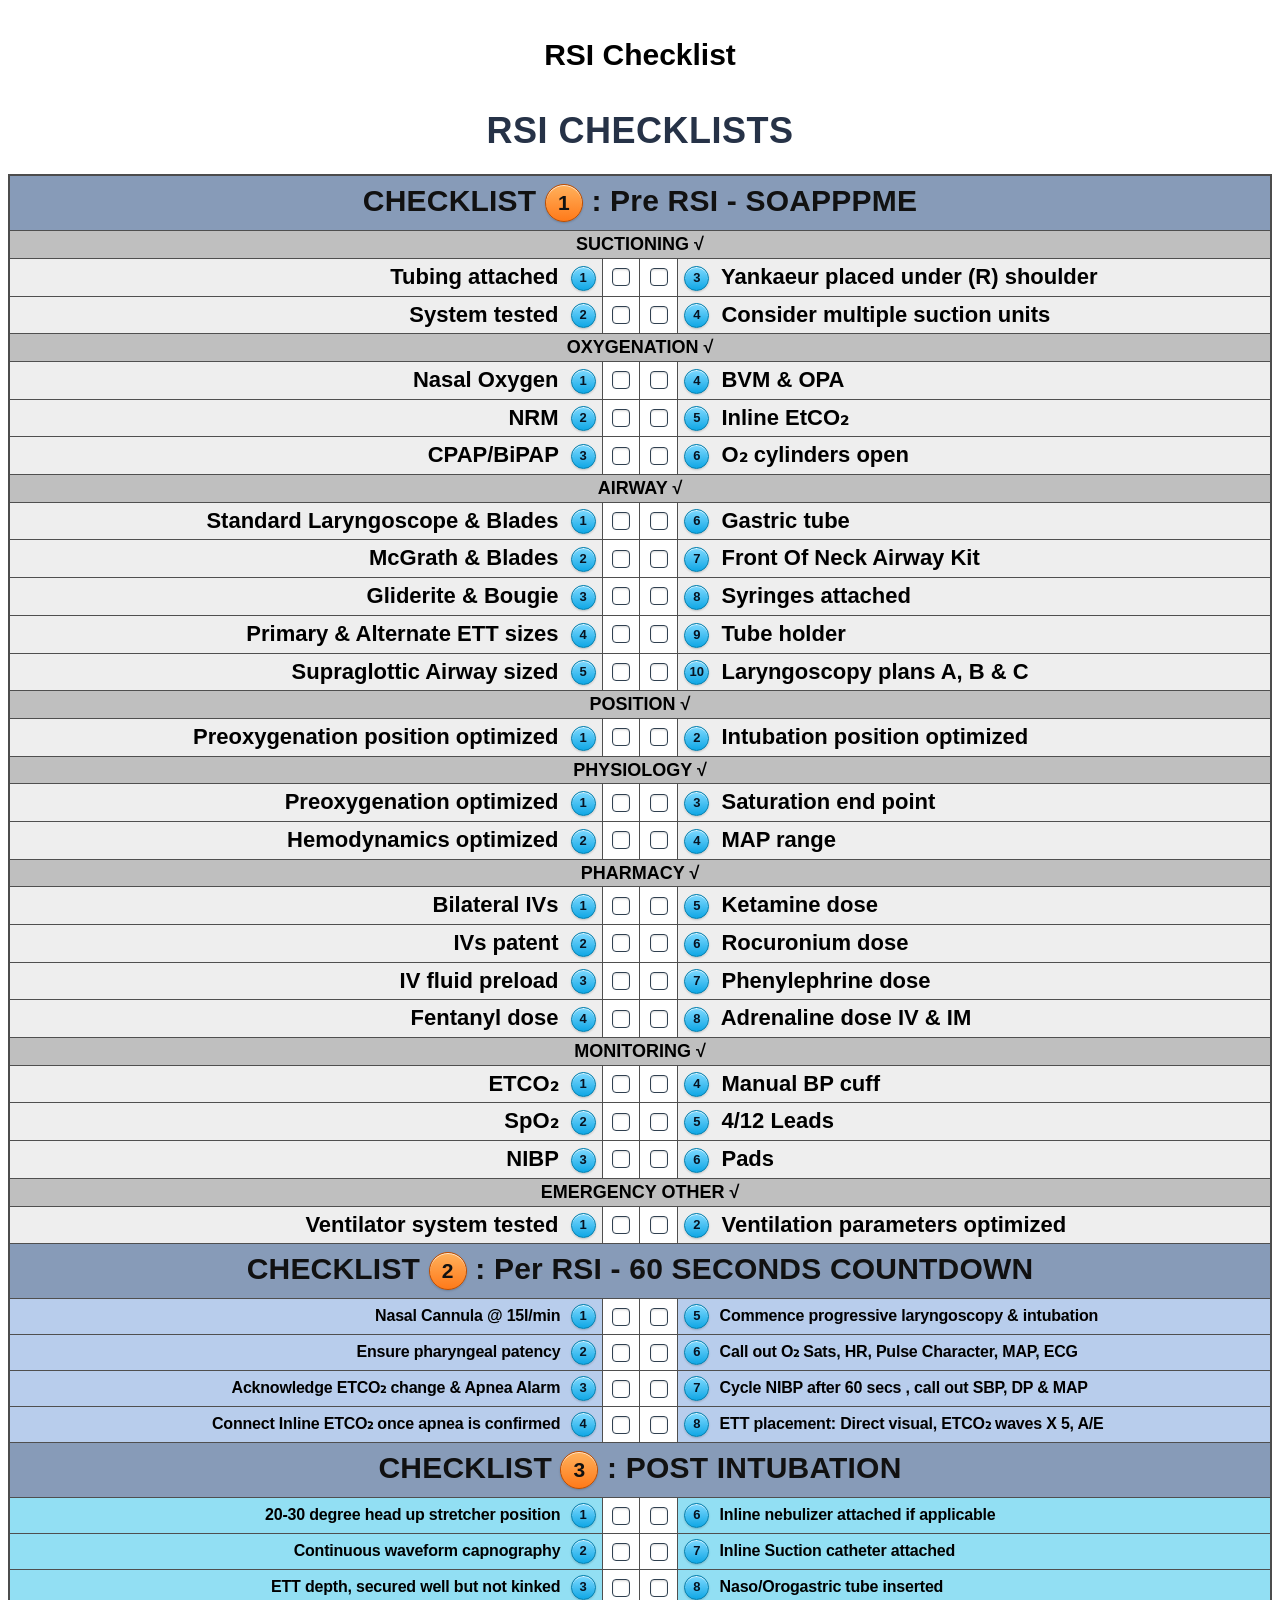
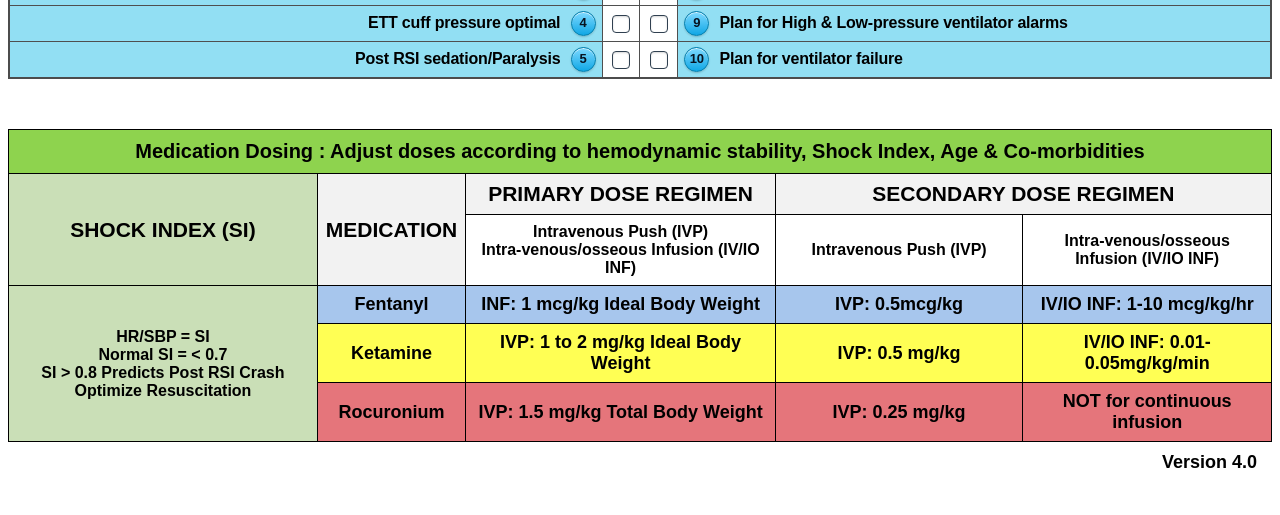
<file: helpers/rsi_checklist.html>
<!DOCTYPE html>

<html>
<head>
<meta charset="UTF-8">
<title>SOAPPPME</title>

<style>
#soapmetable {
  font-family: Tahoma, sans-serif;
  border-collapse: collapse;
  width: 100%;
  text-align: center;
  margin-left: auto;
  margin-right: auto;
}

#soapmetable td, #soapmetable th {
  border: 1px solid #000000;
  padding: 8px;
}

#soapmetable tr:nth-child(even) {
  background-color: #f2f2f2;
}

#soapmetable th {
  padding-top: 1px;
  padding-bottom: 1px;
  text-align: center;
  background-color: #A1A1A1;
  color: black;
}

input[type="checkbox"] {
  transform: scale(1.5);
}

#soapmetable .right-align {
  text-align: right;
  font-size: 23px;
  font-weight:bold;
}

#soapmetable .left-align {
  text-align: left;
  font-size: 23px;
  font-weight:bold;
}

#soapmetable2 {
  font-family: Tahoma, sans-serif;
  border-collapse: collapse;
  width: 100%;
  text-align: center;
  margin-left: auto;
  margin-right: auto;
  margin-top: 50px;
}

#soapmetable2 td, #soapmetable2 th {
  border: 1px solid #000000;
  padding: 8px;
}

#soapmetable2 tr:nth-child(even) {
  background-color: #f2f2f2;
}

#soapmetable2 th {
  padding-top: 1px;
  padding-bottom: 1px;
  font-size: 25px;
  text-align: center;
  background-color: #A1A1A1;
  color: black;
}

#soapmetable2 .right-align {
  text-align: right;
  font-size: 18px;
}

#soapmetable2 .left-align {
  text-align: left;
  font-size: 18px;
}


    .rsi-checklist-title{
      font-family: Tahoma, sans-serif;
      text-align:center;
      font-size:36px;
      font-weight:900;
      color:#263247;
      margin: 10px 0 22px 0;
      letter-spacing:.5px;
    }

    #soapmetable.rsi-checklist{
      table-layout: fixed;
      border: 2px solid #4c4c4c;
    }
    #soapmetable.rsi-checklist col.text-col-left{ width:47%; }
    #soapmetable.rsi-checklist col.check-col{ width:3%; }
    #soapmetable.rsi-checklist col.text-col-right{ width:47%; }


    #soapmetable.rsi-checklist td,
    #soapmetable.rsi-checklist th{
      padding: 5px 6px;
      border: 1px solid #4f4f4f;
      line-height: 1.15;
    }

    #soapmetable.rsi-checklist .main-check-title{
      font-size: 30px;
      text-align:center;
      background-color:#879bb8;
      padding-top:8px;
      padding-bottom:8px;
      color:#111;
      font-weight:900;
      letter-spacing:.2px;
    }

    #soapmetable.rsi-checklist .section-check-title{
      font-size: 18px;
      text-align:center;
      background-color:#bfbfbf;
      color:#000;
      font-weight:900;
      padding-top:3px;
      padding-bottom:3px;
    }

    #soapmetable.rsi-checklist .right-align,
    #soapmetable.rsi-checklist .left-align{
      font-size: 22px;
      font-weight:700;
      background-color:#eeeeee;
    }

    #soapmetable.rsi-checklist .right-align{ text-align:right; }
    #soapmetable.rsi-checklist .left-align{ text-align:left; }

    #soapmetable.rsi-checklist .check-cell{
      width: 34px;
      min-width:34px;
      max-width:34px;
      background:#ffffff !important;
      text-align:center;
      vertical-align:middle;
      white-space:nowrap;
      padding:2px 3px !important;
    }

    #soapmetable.rsi-checklist .check-number{
      display:inline-flex;
      align-items:center;
      justify-content:center;
      gap:2px;
      cursor:pointer;
      min-height:30px;
      -webkit-tap-highlight-color: transparent;
    }

    #soapmetable.rsi-checklist .num-badge{
      display:inline-flex;
      align-items:center;
      justify-content:center;
      width:23px;
      height:23px;
      min-width:23px;
      border-radius:50%;
      background:linear-gradient(180deg,#7ed9ff,#10a7e5);
      color:#071321;
      border:1.5px solid #057eab;
      font-size:13px;
      font-weight:900;
      box-shadow: inset 0 1px 0 rgba(255,255,255,.75), 0 1px 2px rgba(0,0,0,.18);
    }

    #soapmetable.rsi-checklist .text-badge{
      vertical-align:middle;
      flex:0 0 auto;
    }

    #soapmetable.rsi-checklist .right-align .text-badge{
      margin-left:6px;
    }

    #soapmetable.rsi-checklist .left-align .text-badge{
      margin-right:6px;
    }

    #soapmetable.rsi-checklist .num-badge.orange{
      background:linear-gradient(180deg,#ffb15c,#ff7a1a);
      border-color:#bd4d00;
      color:#111;
      font-size:21px;
      width:36px;
      height:36px;
      min-width:36px;
      vertical-align:middle;
    }


    #soapmetable.rsi-checklist .check-number input[type="checkbox"]{
      position:absolute;
      opacity:0;
      width:1px;
      height:1px;
      margin:0;
      padding:0;
      pointer-events:none;
    }

    #soapmetable.rsi-checklist .check-box{
      display:inline-flex;
      align-items:center;
      justify-content:center;
      width:18px;
      height:18px;
      min-width:18px;
      border:1.6px solid #304050;
      border-radius:4px;
      background:#ffffff;
      box-shadow: inset 0 1px 2px rgba(0,0,0,.16), 0 1px 1px rgba(255,255,255,.65);
      position:relative;
      box-sizing:border-box;
    }

    #soapmetable.rsi-checklist .check-number input[type="checkbox"]:checked + .check-box{
      background:#16a34a;
      border-color:#087b31;
    }

    #soapmetable.rsi-checklist .check-number input[type="checkbox"]:checked + .check-box::after{
      content:"";
      position:absolute;
      left:5px;
      top:2px;
      width:5px;
      height:9px;
      border:solid #ffffff;
      border-width:0 2px 2px 0;
      transform:rotate(45deg);
    }


    #soapmetable.rsi-checklist .check-cell.is-done,
    #soapmetable.rsi-checklist .text-cell.is-done{
      background:#bff3c7 !important;
      color:#064d1f !important;
    }

    #soapmetable.rsi-checklist .check-cell.is-done{
      box-shadow: inset 0 0 0 9999px rgba(20, 150, 60, .08);
    }

    #soapmetable.rsi-checklist .text-cell.is-done{
      font-weight:900;
    }

    #soapmetable.rsi-checklist .check-number input[type="checkbox"]:checked + .check-box{
      background:#16a34a;
      border-color:#087b31;
    }

    #soapmetable.rsi-checklist .countdown-title,
    #soapmetable.rsi-checklist .post-title{
      background-color:#879bb8;
      font-size:30px;
    }

    #soapmetable.rsi-checklist .countdown-row td.text-cell{
      background-color:#b8cdec !important;
    }

    #soapmetable.rsi-checklist .post-row td.text-cell{
      background-color:#92dff3 !important;
    }


    #soapmetable.rsi-checklist .countdown-row td.text-cell,
    #soapmetable.rsi-checklist .post-row td.text-cell{
      font-size:16px;
      white-space:nowrap;
      letter-spacing:-0.2px;
    }

    @media (max-width: 760px){
      #soapmetable.rsi-checklist .right-align,
      #soapmetable.rsi-checklist .left-align{ font-size:18px; }
      #soapmetable.rsi-checklist .main-check-title{ font-size:22px; }
      #soapmetable.rsi-checklist .section-check-title{ font-size:15px; }
      #soapmetable.rsi-checklist .check-cell{ width:32px; min-width:32px; max-width:32px; padding:1px !important; }
      #soapmetable.rsi-checklist .num-badge{ width:21px; height:21px; min-width:21px; font-size:12px; }
      #soapmetable.rsi-checklist .num-badge.orange{ width:30px; height:30px; min-width:30px; font-size:18px; }
      #soapmetable.rsi-checklist .check-number{ gap:2px; min-height:32px; }
      #soapmetable.rsi-checklist .check-box{ width:17px; height:17px; min-width:17px; border-radius:4px; }
      #soapmetable.rsi-checklist .countdown-row td.text-cell,
      #soapmetable.rsi-checklist .post-row td.text-cell{ font-size:14px; white-space:nowrap; letter-spacing:-0.35px; }
    }




    #soapmetable.rsi-checklist td.check-cell.is-done,
    #soapmetable.rsi-checklist td.text-cell.is-done,
    #soapmetable.rsi-checklist tr.countdown-row td.text-cell.is-done,
    #soapmetable.rsi-checklist tr.post-row td.text-cell.is-done{
      background-color:#bff3c7 !important;
      background:#bff3c7 !important;
      color:#064d1f !important;
    }

    #soapmetable.rsi-checklist td.check-cell.is-done{
      background-color:#bff3c7 !important;
      background:#bff3c7 !important;
    }

</style>

</head>
<body>
<h1 style="color: black; background-color: #FFFFFF; text-align: center; font-size: 30px; font-family: Tahoma, sans-serif; font-weight: bold;padding: 18px;">RSI Checklist</h1>

<div class="rsi-checklist-title">RSI CHECKLISTS</div>
<table id="soapmetable" class="rsi-checklist">
  <colgroup>
    <col class="text-col-left">
    <col class="check-col">
    <col class="check-col">
    <col class="text-col-right">
  </colgroup>
  <tr>
    <th colspan="4" class="main-check-title">CHECKLIST <span class="num-badge orange">1</span> : Pre RSI - SOAPPPME</th>
  </tr>
  <tr><th colspan="4" class="section-check-title">SUCTIONING √</th></tr>
  <tr>
    <td style="width:45%;" class="right-align text-cell">Tubing attached <span class="num-badge text-badge">1</span></td>
    <td class="check-cell"><label class="check-number"><input type="checkbox"><span class="check-box" aria-hidden="true"></span></label></td>
    <td class="check-cell"><label class="check-number"><input type="checkbox"><span class="check-box" aria-hidden="true"></span></label></td>
    <td style="width:45%;" class="left-align text-cell"><span class="num-badge text-badge">3</span> Yankaeur placed under (R) shoulder</td>
  </tr>
  <tr>
    <td style="width:45%;" class="right-align text-cell">System tested <span class="num-badge text-badge">2</span></td>
    <td class="check-cell"><label class="check-number"><input type="checkbox"><span class="check-box" aria-hidden="true"></span></label></td>
    <td class="check-cell"><label class="check-number"><input type="checkbox"><span class="check-box" aria-hidden="true"></span></label></td>
    <td style="width:45%;" class="left-align text-cell"><span class="num-badge text-badge">4</span> Consider multiple suction units</td>
  </tr>
  <tr><th colspan="4" class="section-check-title">OXYGENATION √</th></tr>
  <tr>
    <td style="width:45%;" class="right-align text-cell">Nasal Oxygen <span class="num-badge text-badge">1</span></td>
    <td class="check-cell"><label class="check-number"><input type="checkbox"><span class="check-box" aria-hidden="true"></span></label></td>
    <td class="check-cell"><label class="check-number"><input type="checkbox"><span class="check-box" aria-hidden="true"></span></label></td>
    <td style="width:45%;" class="left-align text-cell"><span class="num-badge text-badge">4</span> BVM & OPA</td>
  </tr>
  <tr>
    <td style="width:45%;" class="right-align text-cell">NRM <span class="num-badge text-badge">2</span></td>
    <td class="check-cell"><label class="check-number"><input type="checkbox"><span class="check-box" aria-hidden="true"></span></label></td>
    <td class="check-cell"><label class="check-number"><input type="checkbox"><span class="check-box" aria-hidden="true"></span></label></td>
    <td style="width:45%;" class="left-align text-cell"><span class="num-badge text-badge">5</span> Inline EtCO₂</td>
  </tr>
  <tr>
    <td style="width:45%;" class="right-align text-cell">CPAP/BiPAP <span class="num-badge text-badge">3</span></td>
    <td class="check-cell"><label class="check-number"><input type="checkbox"><span class="check-box" aria-hidden="true"></span></label></td>
    <td class="check-cell"><label class="check-number"><input type="checkbox"><span class="check-box" aria-hidden="true"></span></label></td>
    <td style="width:45%;" class="left-align text-cell"><span class="num-badge text-badge">6</span> O₂ cylinders open</td>
  </tr>
  <tr><th colspan="4" class="section-check-title">AIRWAY √</th></tr>
  <tr>
    <td style="width:45%;" class="right-align text-cell">Standard Laryngoscope & Blades <span class="num-badge text-badge">1</span></td>
    <td class="check-cell"><label class="check-number"><input type="checkbox"><span class="check-box" aria-hidden="true"></span></label></td>
    <td class="check-cell"><label class="check-number"><input type="checkbox"><span class="check-box" aria-hidden="true"></span></label></td>
    <td style="width:45%;" class="left-align text-cell"><span class="num-badge text-badge">6</span> Gastric tube</td>
  </tr>
  <tr>
    <td style="width:45%;" class="right-align text-cell">McGrath & Blades <span class="num-badge text-badge">2</span></td>
    <td class="check-cell"><label class="check-number"><input type="checkbox"><span class="check-box" aria-hidden="true"></span></label></td>
    <td class="check-cell"><label class="check-number"><input type="checkbox"><span class="check-box" aria-hidden="true"></span></label></td>
    <td style="width:45%;" class="left-align text-cell"><span class="num-badge text-badge">7</span> Front Of Neck Airway Kit</td>
  </tr>
  <tr>
    <td style="width:45%;" class="right-align text-cell">Gliderite & Bougie <span class="num-badge text-badge">3</span></td>
    <td class="check-cell"><label class="check-number"><input type="checkbox"><span class="check-box" aria-hidden="true"></span></label></td>
    <td class="check-cell"><label class="check-number"><input type="checkbox"><span class="check-box" aria-hidden="true"></span></label></td>
    <td style="width:45%;" class="left-align text-cell"><span class="num-badge text-badge">8</span> Syringes attached</td>
  </tr>
  <tr>
    <td style="width:45%;" class="right-align text-cell">Primary & Alternate ETT sizes <span class="num-badge text-badge">4</span></td>
    <td class="check-cell"><label class="check-number"><input type="checkbox"><span class="check-box" aria-hidden="true"></span></label></td>
    <td class="check-cell"><label class="check-number"><input type="checkbox"><span class="check-box" aria-hidden="true"></span></label></td>
    <td style="width:45%;" class="left-align text-cell"><span class="num-badge text-badge">9</span> Tube holder</td>
  </tr>
  <tr>
    <td style="width:45%;" class="right-align text-cell">Supraglottic Airway sized <span class="num-badge text-badge">5</span></td>
    <td class="check-cell"><label class="check-number"><input type="checkbox"><span class="check-box" aria-hidden="true"></span></label></td>
    <td class="check-cell"><label class="check-number"><input type="checkbox"><span class="check-box" aria-hidden="true"></span></label></td>
    <td style="width:45%;" class="left-align text-cell"><span class="num-badge text-badge">10</span> Laryngoscopy plans A, B & C</td>
  </tr>
  <tr><th colspan="4" class="section-check-title">POSITION √</th></tr>
  <tr>
    <td style="width:45%;" class="right-align text-cell">Preoxygenation position optimized <span class="num-badge text-badge">1</span></td>
    <td class="check-cell"><label class="check-number"><input type="checkbox"><span class="check-box" aria-hidden="true"></span></label></td>
    <td class="check-cell"><label class="check-number"><input type="checkbox"><span class="check-box" aria-hidden="true"></span></label></td>
    <td style="width:45%;" class="left-align text-cell"><span class="num-badge text-badge">2</span> Intubation position optimized</td>
  </tr>
  <tr><th colspan="4" class="section-check-title">PHYSIOLOGY √</th></tr>
  <tr>
    <td style="width:45%;" class="right-align text-cell">Preoxygenation optimized <span class="num-badge text-badge">1</span></td>
    <td class="check-cell"><label class="check-number"><input type="checkbox"><span class="check-box" aria-hidden="true"></span></label></td>
    <td class="check-cell"><label class="check-number"><input type="checkbox"><span class="check-box" aria-hidden="true"></span></label></td>
    <td style="width:45%;" class="left-align text-cell"><span class="num-badge text-badge">3</span> Saturation end point</td>
  </tr>
  <tr>
    <td style="width:45%;" class="right-align text-cell">Hemodynamics optimized <span class="num-badge text-badge">2</span></td>
    <td class="check-cell"><label class="check-number"><input type="checkbox"><span class="check-box" aria-hidden="true"></span></label></td>
    <td class="check-cell"><label class="check-number"><input type="checkbox"><span class="check-box" aria-hidden="true"></span></label></td>
    <td style="width:45%;" class="left-align text-cell"><span class="num-badge text-badge">4</span> MAP range</td>
  </tr>
  <tr><th colspan="4" class="section-check-title">PHARMACY √</th></tr>
  <tr>
    <td style="width:45%;" class="right-align text-cell">Bilateral IVs <span class="num-badge text-badge">1</span></td>
    <td class="check-cell"><label class="check-number"><input type="checkbox"><span class="check-box" aria-hidden="true"></span></label></td>
    <td class="check-cell"><label class="check-number"><input type="checkbox"><span class="check-box" aria-hidden="true"></span></label></td>
    <td style="width:45%;" class="left-align text-cell"><span class="num-badge text-badge">5</span> Ketamine dose</td>
  </tr>
  <tr>
    <td style="width:45%;" class="right-align text-cell">IVs patent <span class="num-badge text-badge">2</span></td>
    <td class="check-cell"><label class="check-number"><input type="checkbox"><span class="check-box" aria-hidden="true"></span></label></td>
    <td class="check-cell"><label class="check-number"><input type="checkbox"><span class="check-box" aria-hidden="true"></span></label></td>
    <td style="width:45%;" class="left-align text-cell"><span class="num-badge text-badge">6</span> Rocuronium dose</td>
  </tr>
  <tr>
    <td style="width:45%;" class="right-align text-cell">IV fluid preload <span class="num-badge text-badge">3</span></td>
    <td class="check-cell"><label class="check-number"><input type="checkbox"><span class="check-box" aria-hidden="true"></span></label></td>
    <td class="check-cell"><label class="check-number"><input type="checkbox"><span class="check-box" aria-hidden="true"></span></label></td>
    <td style="width:45%;" class="left-align text-cell"><span class="num-badge text-badge">7</span> Phenylephrine dose</td>
  </tr>
  <tr>
    <td style="width:45%;" class="right-align text-cell">Fentanyl dose <span class="num-badge text-badge">4</span></td>
    <td class="check-cell"><label class="check-number"><input type="checkbox"><span class="check-box" aria-hidden="true"></span></label></td>
    <td class="check-cell"><label class="check-number"><input type="checkbox"><span class="check-box" aria-hidden="true"></span></label></td>
    <td style="width:45%;" class="left-align text-cell"><span class="num-badge text-badge">8</span> Adrenaline dose IV & IM</td>
  </tr>
  <tr><th colspan="4" class="section-check-title">MONITORING √</th></tr>
  <tr>
    <td style="width:45%;" class="right-align text-cell">ETCO₂ <span class="num-badge text-badge">1</span></td>
    <td class="check-cell"><label class="check-number"><input type="checkbox"><span class="check-box" aria-hidden="true"></span></label></td>
    <td class="check-cell"><label class="check-number"><input type="checkbox"><span class="check-box" aria-hidden="true"></span></label></td>
    <td style="width:45%;" class="left-align text-cell"><span class="num-badge text-badge">4</span> Manual BP cuff</td>
  </tr>
  <tr>
    <td style="width:45%;" class="right-align text-cell">SpO₂ <span class="num-badge text-badge">2</span></td>
    <td class="check-cell"><label class="check-number"><input type="checkbox"><span class="check-box" aria-hidden="true"></span></label></td>
    <td class="check-cell"><label class="check-number"><input type="checkbox"><span class="check-box" aria-hidden="true"></span></label></td>
    <td style="width:45%;" class="left-align text-cell"><span class="num-badge text-badge">5</span> 4/12 Leads</td>
  </tr>
  <tr>
    <td style="width:45%;" class="right-align text-cell">NIBP <span class="num-badge text-badge">3</span></td>
    <td class="check-cell"><label class="check-number"><input type="checkbox"><span class="check-box" aria-hidden="true"></span></label></td>
    <td class="check-cell"><label class="check-number"><input type="checkbox"><span class="check-box" aria-hidden="true"></span></label></td>
    <td style="width:45%;" class="left-align text-cell"><span class="num-badge text-badge">6</span> Pads</td>
  </tr>
  <tr><th colspan="4" class="section-check-title">EMERGENCY OTHER √</th></tr>
  <tr>
    <td style="width:45%;" class="right-align text-cell">Ventilator system tested <span class="num-badge text-badge">1</span></td>
    <td class="check-cell"><label class="check-number"><input type="checkbox"><span class="check-box" aria-hidden="true"></span></label></td>
    <td class="check-cell"><label class="check-number"><input type="checkbox"><span class="check-box" aria-hidden="true"></span></label></td>
    <td style="width:45%;" class="left-align text-cell"><span class="num-badge text-badge">2</span> Ventilation parameters optimized</td>
  </tr>
  <tr>
    <th colspan="4" class="main-check-title countdown-title">CHECKLIST <span class="num-badge orange">2</span> : Per RSI - 60 SECONDS COUNTDOWN</th>
  </tr>
  <tr class="countdown-row">
    <td style="width:45%;" class="right-align text-cell">Nasal Cannula @ 15l/min <span class="num-badge text-badge">1</span></td>
    <td class="check-cell"><label class="check-number"><input type="checkbox"><span class="check-box" aria-hidden="true"></span></label></td>
    <td class="check-cell"><label class="check-number"><input type="checkbox"><span class="check-box" aria-hidden="true"></span></label></td>
    <td style="width:45%;" class="left-align text-cell"><span class="num-badge text-badge">5</span> Commence progressive laryngoscopy & intubation</td>
  </tr>
  <tr class="countdown-row">
    <td style="width:45%;" class="right-align text-cell">Ensure pharyngeal patency <span class="num-badge text-badge">2</span></td>
    <td class="check-cell"><label class="check-number"><input type="checkbox"><span class="check-box" aria-hidden="true"></span></label></td>
    <td class="check-cell"><label class="check-number"><input type="checkbox"><span class="check-box" aria-hidden="true"></span></label></td>
    <td style="width:45%;" class="left-align text-cell"><span class="num-badge text-badge">6</span> Call out O₂ Sats, HR, Pulse Character, MAP, ECG</td>
  </tr>
  <tr class="countdown-row">
    <td style="width:45%;" class="right-align text-cell">Acknowledge ETCO₂ change & Apnea Alarm <span class="num-badge text-badge">3</span></td>
    <td class="check-cell"><label class="check-number"><input type="checkbox"><span class="check-box" aria-hidden="true"></span></label></td>
    <td class="check-cell"><label class="check-number"><input type="checkbox"><span class="check-box" aria-hidden="true"></span></label></td>
    <td style="width:45%;" class="left-align text-cell"><span class="num-badge text-badge">7</span> Cycle NIBP after 60 secs , call out SBP, DP & MAP</td>
  </tr>
  <tr class="countdown-row">
    <td style="width:45%;" class="right-align text-cell">Connect Inline ETCO₂ once apnea is confirmed <span class="num-badge text-badge">4</span></td>
    <td class="check-cell"><label class="check-number"><input type="checkbox"><span class="check-box" aria-hidden="true"></span></label></td>
    <td class="check-cell"><label class="check-number"><input type="checkbox"><span class="check-box" aria-hidden="true"></span></label></td>
    <td style="width:45%;" class="left-align text-cell"><span class="num-badge text-badge">8</span> ETT placement: Direct visual, ETCO₂ waves X 5, A/E</td>
  </tr>
  <tr>
    <th colspan="4" class="main-check-title post-title">CHECKLIST <span class="num-badge orange">3</span> : POST INTUBATION</th>
  </tr>
  <tr class="post-row">
    <td style="width:45%;" class="right-align text-cell">20-30 degree head up stretcher position <span class="num-badge text-badge">1</span></td>
    <td class="check-cell"><label class="check-number"><input type="checkbox"><span class="check-box" aria-hidden="true"></span></label></td>
    <td class="check-cell"><label class="check-number"><input type="checkbox"><span class="check-box" aria-hidden="true"></span></label></td>
    <td style="width:45%;" class="left-align text-cell"><span class="num-badge text-badge">6</span> Inline nebulizer attached if applicable</td>
  </tr>
  <tr class="post-row">
    <td style="width:45%;" class="right-align text-cell">Continuous waveform capnography <span class="num-badge text-badge">2</span></td>
    <td class="check-cell"><label class="check-number"><input type="checkbox"><span class="check-box" aria-hidden="true"></span></label></td>
    <td class="check-cell"><label class="check-number"><input type="checkbox"><span class="check-box" aria-hidden="true"></span></label></td>
    <td style="width:45%;" class="left-align text-cell"><span class="num-badge text-badge">7</span> Inline Suction catheter attached</td>
  </tr>
  <tr class="post-row">
    <td style="width:45%;" class="right-align text-cell">ETT depth, secured well but not kinked <span class="num-badge text-badge">3</span></td>
    <td class="check-cell"><label class="check-number"><input type="checkbox"><span class="check-box" aria-hidden="true"></span></label></td>
    <td class="check-cell"><label class="check-number"><input type="checkbox"><span class="check-box" aria-hidden="true"></span></label></td>
    <td style="width:45%;" class="left-align text-cell"><span class="num-badge text-badge">8</span> Naso/Orogastric tube inserted</td>
  </tr>
  <tr class="post-row">
    <td style="width:45%;" class="right-align text-cell">ETT cuff pressure optimal <span class="num-badge text-badge">4</span></td>
    <td class="check-cell"><label class="check-number"><input type="checkbox"><span class="check-box" aria-hidden="true"></span></label></td>
    <td class="check-cell"><label class="check-number"><input type="checkbox"><span class="check-box" aria-hidden="true"></span></label></td>
    <td style="width:45%;" class="left-align text-cell"><span class="num-badge text-badge">9</span> Plan for High & Low-pressure ventilator alarms</td>
  </tr>
  <tr class="post-row">
    <td style="width:45%;" class="right-align text-cell">Post RSI sedation/Paralysis <span class="num-badge text-badge">5</span></td>
    <td class="check-cell"><label class="check-number"><input type="checkbox"><span class="check-box" aria-hidden="true"></span></label></td>
    <td class="check-cell"><label class="check-number"><input type="checkbox"><span class="check-box" aria-hidden="true"></span></label></td>
    <td style="width:45%;" class="left-align text-cell"><span class="num-badge text-badge">10</span> Plan for ventilator failure</td>
  </tr>
</table>

<table id="soapmetable2">
<tr>
    <th colspan="5" style="font-size: 20px; text-align:center;background-color: #8ED34E;  padding-top: 10px; padding-bottom: 10px;"> Medication Dosing : Adjust doses according to hemodynamic stability, Shock Index, Age & Co-morbidities
    </th>
  </tr>

  <tr>
    <td rowspan="2" style="width:25%;background-color: #CADFB7; font-size:21px;font-weight:bold"> SHOCK INDEX (SI)</td>
    <td rowspan="2" style="width:10%; font-size:21px;font-weight:bold">MEDICATION</td>
    <td style="width:25%; font-size:21px;font-weight:bold"> PRIMARY DOSE REGIMEN</td>
    <td colspan="2" style="width:40%; font-size:21px;font-weight:bold"> SECONDARY DOSE REGIMEN </td>
  </tr>

  <tr>
    <td style="width:25%; font-size:16px;font-weight:bold"> Intravenous Push (IVP) <br> Intra-venous/osseous Infusion (IV/IO INF) </td>
    <td style="width:20%; font-size:16px;font-weight:bold"> Intravenous Push (IVP) </td>
    <td style="width:20%; font-size:16px;font-weight:bold">Intra-venous/osseous Infusion (IV/IO INF) </td>
  </tr>

  <tr>
    <td rowspan="3" style="width:25%;background-color: #CADFB7;font-size:16px;font-weight:bold"> HR/SBP = SI <br>Normal SI = &lt; 0.7 <br> SI > 0.8 Predicts Post RSI Crash <br> Optimize Resuscitation </td>
    <td style="width:10%;background-color: #A7C6ED;font-size:18px;font-weight:bold">Fentanyl</td>
    <td style="width:25%;background-color: #A7C6ED;font-size:18px;font-weight:bold"> INF: 1 mcg/kg Ideal Body Weight </td>
    <td style="width:20%;background-color: #A7C6ED;font-size:18px;font-weight:bold"> IVP: 0.5mcg/kg </td>
    <td style="width:20%;background-color: #A7C6ED;font-size:18px;font-weight:bold"> IV/IO INF: 1-10 mcg/kg/hr </td>
  </tr>

  <tr>
    <td style="width:10%;background-color: #FFFF54;font-size:18px;font-weight:bold">Ketamine</td>
    <td style="width:25%;background-color: #FFFF54;font-size:18px;font-weight:bold"> IVP: 1 to 2 mg/kg Ideal Body Weight </td>
    <td style="width:20%;background-color: #FFFF54;font-size:18px;font-weight:bold"> IVP: 0.5 mg/kg </td>
    <td style="width:20%;background-color: #FFFF54;font-size:18px;font-weight:bold"> IV/IO INF: 0.01-0.05mg/kg/min </td>
  </tr>

  <tr>
    <td style="width:10%;background-color: #E5757B;font-size:18px;font-weight:bold">Rocuronium</td>
    <td style="width:25%;background-color: #E5757B;font-size:18px;font-weight:bold"> IVP: 1.5 mg/kg Total Body Weight </td>
    <td style="width:20%;background-color: #E5757B;font-size:18px;font-weight:bold"> IVP: 0.25 mg/kg </td>
    <td style="width:20%;background-color: #E5757B;font-size:18px;font-weight:bold"> NOT for continuous infusion </td>
  </tr>

</table>

<h6 style="color: black; text-align: right; font-size: 18px; font-family: Tahoma, sans-serif; font-weight: bold;margin-right:15px;margin-top:10px">Version 4.0</h6>


<script>
  (function(){
    function relatedTextCell(checkCell){
      if (!checkCell || !checkCell.parentElement) return null;
      if (checkCell.cellIndex === 1) return checkCell.previousElementSibling;
      if (checkCell.cellIndex === 2) return checkCell.nextElementSibling;
      return null;
    }

    function syncCheckCell(input){
      const checkCell = input.closest('.check-cell');
      const textCell = relatedTextCell(checkCell);
      if (!checkCell || !textCell) return;
      checkCell.classList.toggle('is-done', input.checked);
      textCell.classList.toggle('is-done', input.checked);
    }

    const inputs = document.querySelectorAll('#soapmetable.rsi-checklist .check-cell input[type="checkbox"]');

    inputs.forEach(function(input){
      syncCheckCell(input);
      input.addEventListener('change', function(){ syncCheckCell(input); });
    });  })();
</script>

<script>
(function() {
  function updateDoneState(input) {
    var checkCell = input.closest('td.check-cell');
    if (!checkCell) return;

    var row = checkCell.parentElement;
    var cells = Array.prototype.slice.call(row.children);
    var index = cells.indexOf(checkCell);
    var relatedTextCell = null;

    if (index === 1) relatedTextCell = cells[0];
    if (index === 2) relatedTextCell = cells[3];

    checkCell.classList.toggle('is-done', input.checked);
    if (relatedTextCell) relatedTextCell.classList.toggle('is-done', input.checked);
  }

  document.querySelectorAll('#soapmetable.rsi-checklist input[type="checkbox"]').forEach(function(input) {
    updateDoneState(input);
    input.addEventListener('change', function() { updateDoneState(input); });
  });
})();
</script>

</body>
</html>
</file>
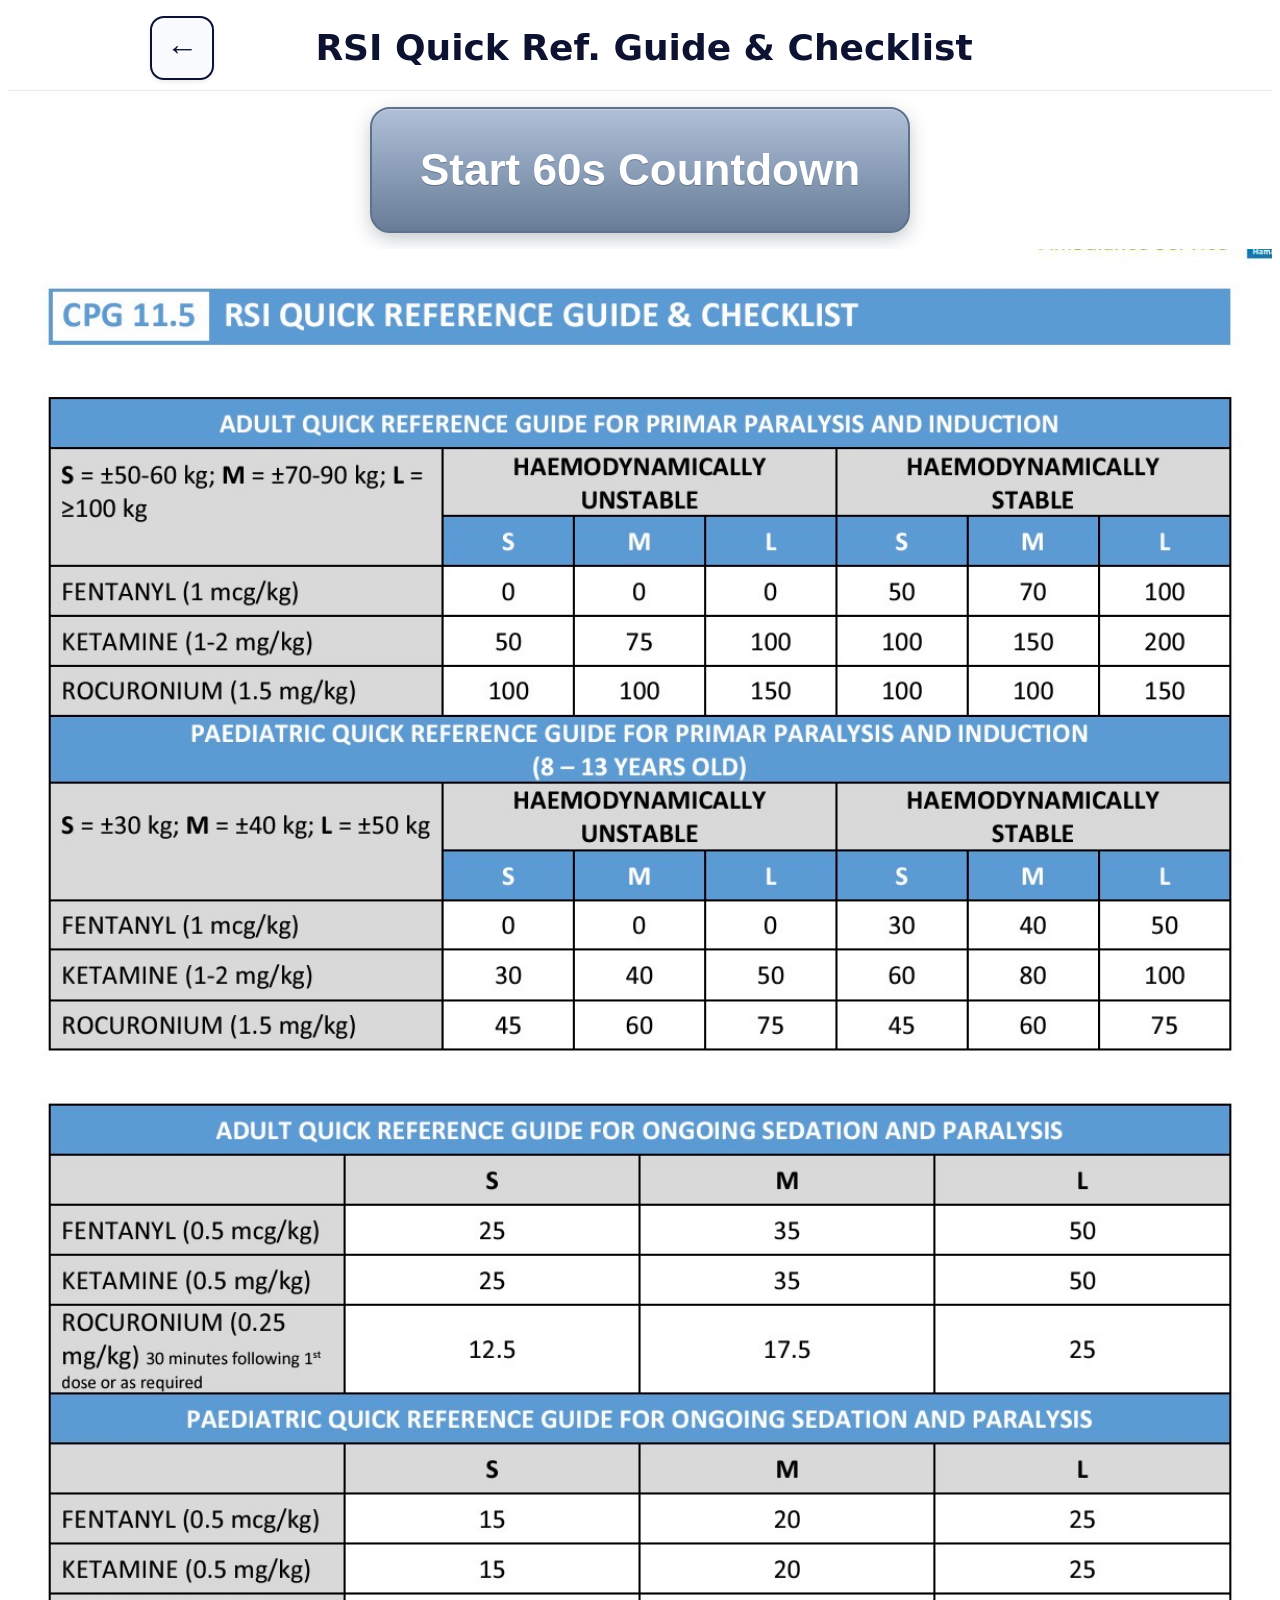
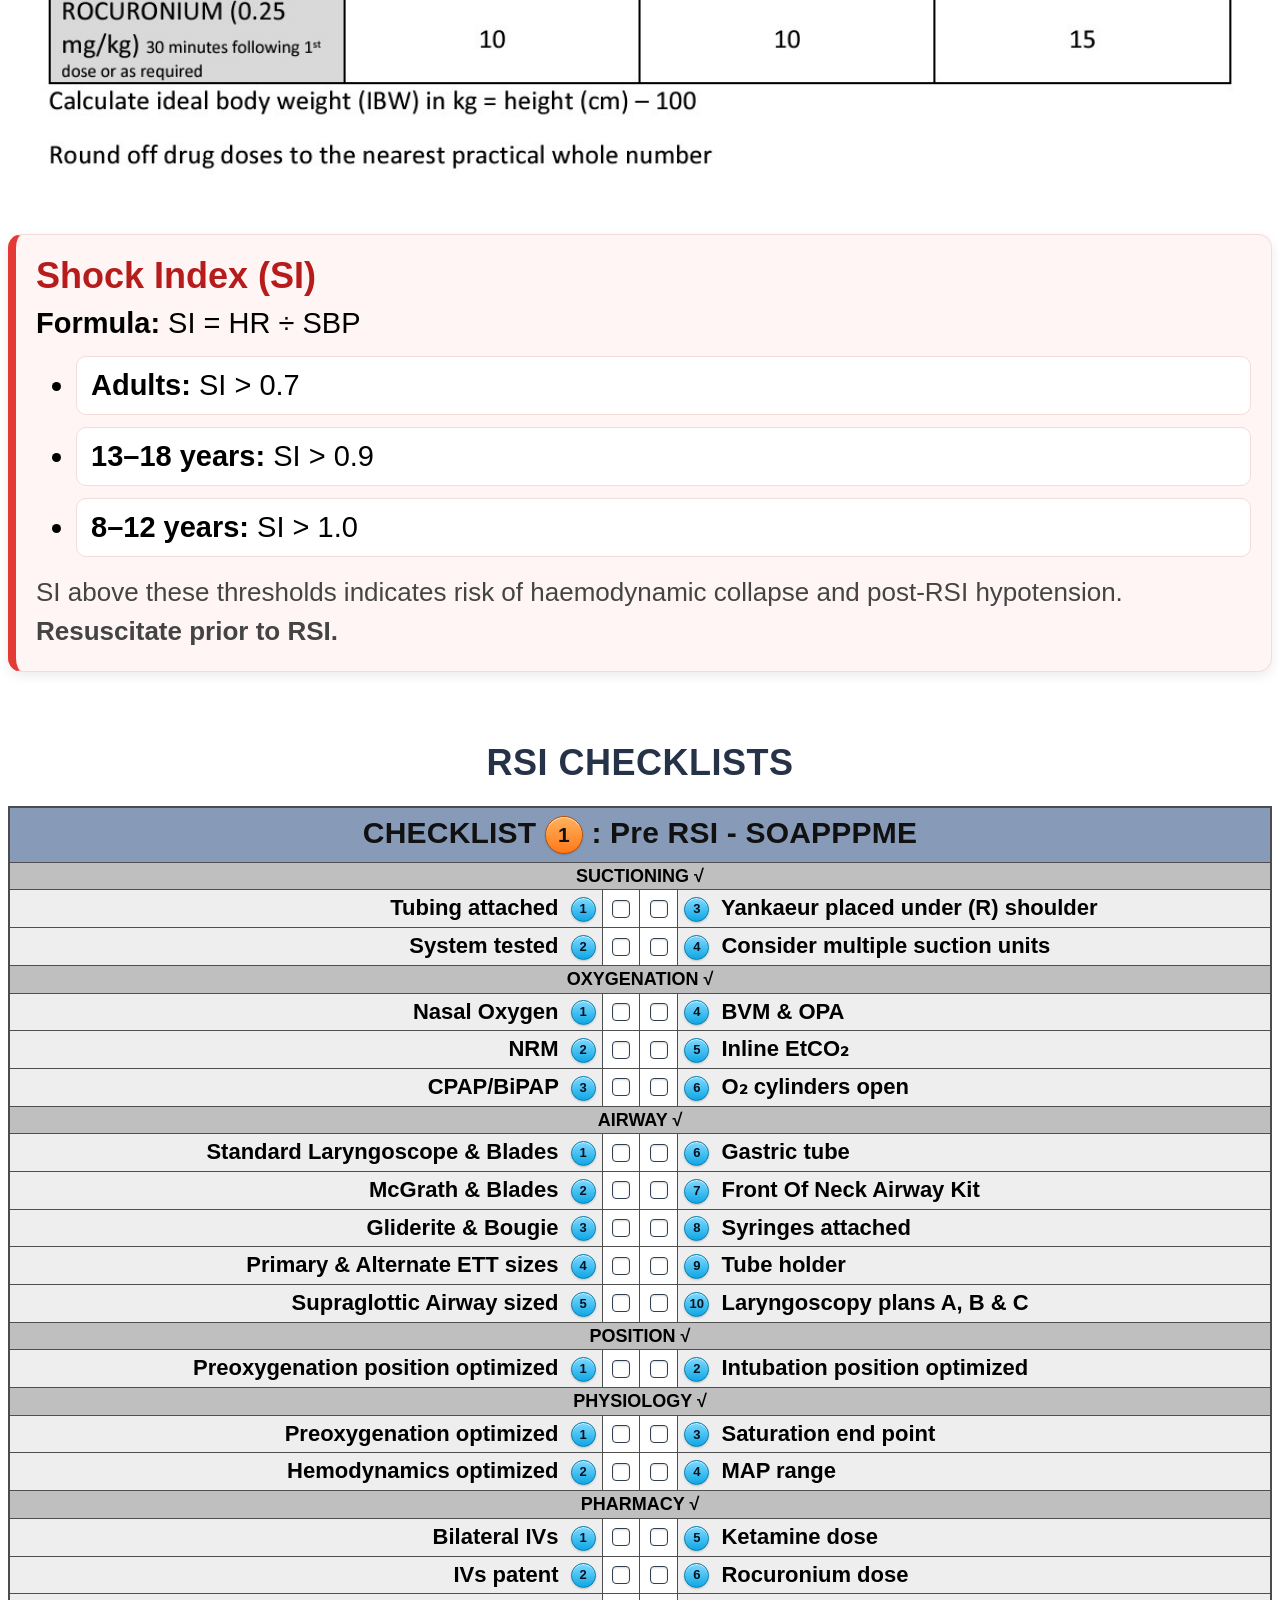
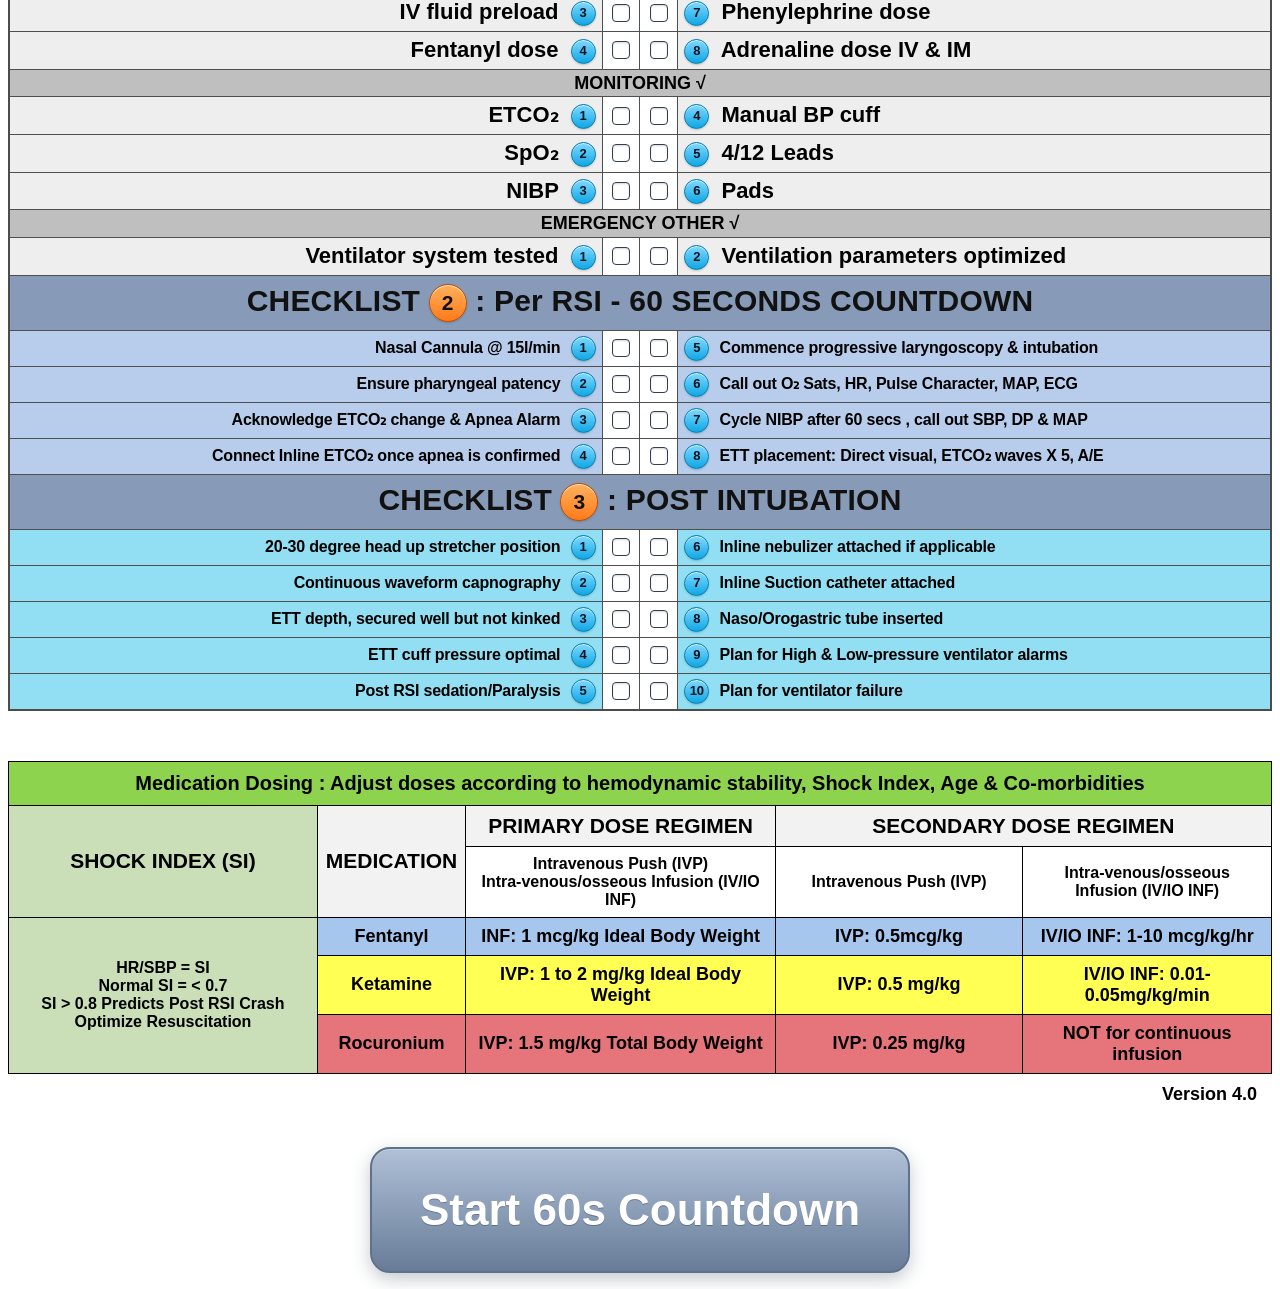
<file: helpers/rsi_checklist_js.html>
<!DOCTYPE html>

<html>
<head>
  <title>SOAPPPME</title>
  <style>
    #soapmetable {
      font-family: Tahoma, sans-serif;
      border-collapse: collapse;
      width: 100%;
      text-align: center;
      margin-left: auto;
      margin-right: auto;
    }

    #soapmetable td, #soapmetable th {
      border: 1px solid #000000;
      padding: 8px;
    }

    #soapmetable tr:nth-child(even) {
      background-color: #f2f2f2;
    }

    #soapmetable th {
      padding-top: 1px;
      padding-bottom: 1px;
      text-align: center;
      background-color: #A1A1A1;
      color: black;
    }

    input[type="checkbox"] {
      transform: scale(1.5);
    }

    #soapmetable .right-align {
      text-align: right;
      font-size: 23px;
      font-weight:bold;
    }

    #soapmetable .left-align {
      text-align: left;
      font-size: 23px;
      font-weight:bold;
    }

    #soapmetable2 {
      font-family: Tahoma, sans-serif;
      border-collapse: collapse;
      width: 100%;
      text-align: center;
      margin-left: auto;
      margin-right: auto;
      margin-top: 50px;
    }

    #soapmetable2 td, #soapmetable2 th {
      border: 1px solid #000000;
      padding: 8px;
    }

    #soapmetable2 tr:nth-child(even) {
      background-color: #f2f2f2;
    }

    #soapmetable2 th {
      padding-top: 1px;
      padding-bottom: 1px;
      font-size: 25px;
      text-align: center;
      background-color: #A1A1A1;
      color: black;
    }

    #soapmetable2 .right-align {
      text-align: right;
      font-size: 18px;
    }

    #soapmetable2 .left-align {
      text-align: left;
      font-size: 18px;
    }

    .hero-img{
      display:block;
      width:100%;
      height:auto;
      margin: 0 auto 30px;
    }

    .si-card{
      margin: 0 0 30px 0;
      padding: 20px;
      background:#fff5f5;
      border:1px solid #f3dcdc;
      border-left:8px solid #e53935;
      border-radius:14px;
      box-shadow: 0 4px 12px rgba(0,0,0,.08);
      font-family: Tahoma, sans-serif;
    }

    .si-title{
      margin:0 0 10px 0;
      font-size: 36px;
      font-weight:bold;
      color:#b71c1c;
    }

    .si-formula{
      font-size: 29px;
      margin: 10px 0 16px 0;
    }

    .si-list li{
      font-size: 29px;
      padding:12px 14px;
      border:1px solid #f3dcdc;
      border-radius:10px;
      background:#ffffff;
      margin:0 0 12px 0;
    }

    .si-note{
      margin:10px 0 0 0;
      color:#444;
      font-size: 26px;
      line-height:1.5;
    }
    .block-gap{ height: 30px; }

    .countdown-btn{
      display:block;
      margin:16px auto;
      padding:36px 48px;
      font-family:Tahoma, sans-serif;
      font-size:44px;
      font-weight:bold;
      color:#ffffff;
      background: linear-gradient(180deg,#AFC0D7,#687C98);
      border:2px solid #5f718b;
      border-radius:20px;
      cursor:pointer;
      box-shadow:0 6px 18px rgba(48,63,84,.28), inset 0 1px 0 rgba(255,255,255,.30);
      text-shadow:0 1px 0 rgba(0,0,0,.25);
    }
    .countdown-btn:hover{ filter: brightness(1.05); }
    .countdown-btn:active{ transform: translateY(1px); }
    .countdown-btn[disabled]{ opacity:.65; cursor:not-allowed; }

    .timer-overlay{
      position:fixed; inset:0;
      background:#ffffff;
      display:none;
      align-items:center;
      justify-content:center;
      flex-direction:column;
      z-index:9999;
      padding:24px;
    }

    .timer-big{
      font-family:Tahoma, sans-serif;
      font-weight:900;
      font-size: clamp(240px, 28vw, 520px);
      line-height:1;
      margin:0 0 40px 0;
      color:#111;
      letter-spacing:2px;
      text-align:center;
    }

    .stop-btn{
      padding:36px 48px;
      font-family:Tahoma, sans-serif;
      font-size:44px;
      font-weight:bold;
      color:#fff;
      background: linear-gradient(180deg,#ff5050,#e53935);
      border:2px solid #a01616;
      border-radius:20px;
      cursor:pointer;
      box-shadow:0 6px 18px rgba(0,0,0,.25), inset 0 1px 0 rgba(255,255,255,.2);
      text-shadow:0 1px 0 rgba(0,0,0,.25);
    }
    .stop-btn:hover{ filter: brightness(1.05); }
    .stop-btn:active{ transform: translateY(1px); }
    .stop-btn[disabled]{ opacity:.65; cursor:not-allowed; }

    .timer{ display:none; font-size:24px; text-align:center; margin-top:8px; }



    .rsi-checklist-title{
      font-family: Tahoma, sans-serif;
      text-align:center;
      font-size:36px;
      font-weight:900;
      color:#263247;
      margin: 10px 0 22px 0;
      letter-spacing:.5px;
    }

    #soapmetable.rsi-checklist{
      table-layout: fixed;
      border: 2px solid #4c4c4c;
    }
    #soapmetable.rsi-checklist col.text-col-left{ width:47%; }
    #soapmetable.rsi-checklist col.check-col{ width:3%; }
    #soapmetable.rsi-checklist col.text-col-right{ width:47%; }


    #soapmetable.rsi-checklist td,
    #soapmetable.rsi-checklist th{
      padding: 5px 6px;
      border: 1px solid #4f4f4f;
      line-height: 1.15;
    }

    #soapmetable.rsi-checklist .main-check-title{
      font-size: 30px;
      text-align:center;
      background-color:#879bb8;
      padding-top:8px;
      padding-bottom:8px;
      color:#111;
      font-weight:900;
      letter-spacing:.2px;
    }

    #soapmetable.rsi-checklist .section-check-title{
      font-size: 18px;
      text-align:center;
      background-color:#bfbfbf;
      color:#000;
      font-weight:900;
      padding-top:3px;
      padding-bottom:3px;
    }

    #soapmetable.rsi-checklist .right-align,
    #soapmetable.rsi-checklist .left-align{
      font-size: 22px;
      font-weight:700;
      background-color:#eeeeee;
    }

    #soapmetable.rsi-checklist .right-align{ text-align:right; }
    #soapmetable.rsi-checklist .left-align{ text-align:left; }

    #soapmetable.rsi-checklist .check-cell{
      width: 34px;
      min-width:34px;
      max-width:34px;
      background:#ffffff !important;
      text-align:center;
      vertical-align:middle;
      white-space:nowrap;
      padding:2px 3px !important;
    }

    #soapmetable.rsi-checklist .check-number{
      display:inline-flex;
      align-items:center;
      justify-content:center;
      gap:2px;
      cursor:pointer;
      min-height:30px;
      -webkit-tap-highlight-color: transparent;
    }

    #soapmetable.rsi-checklist .num-badge{
      display:inline-flex;
      align-items:center;
      justify-content:center;
      width:23px;
      height:23px;
      min-width:23px;
      border-radius:50%;
      background:linear-gradient(180deg,#7ed9ff,#10a7e5);
      color:#071321;
      border:1.5px solid #057eab;
      font-size:13px;
      font-weight:900;
      box-shadow: inset 0 1px 0 rgba(255,255,255,.75), 0 1px 2px rgba(0,0,0,.18);
    }

    #soapmetable.rsi-checklist .text-badge{
      vertical-align:middle;
      flex:0 0 auto;
    }

    #soapmetable.rsi-checklist .right-align .text-badge{
      margin-left:6px;
    }

    #soapmetable.rsi-checklist .left-align .text-badge{
      margin-right:6px;
    }

    #soapmetable.rsi-checklist .num-badge.orange{
      background:linear-gradient(180deg,#ffb15c,#ff7a1a);
      border-color:#bd4d00;
      color:#111;
      font-size:21px;
      width:36px;
      height:36px;
      min-width:36px;
      vertical-align:middle;
    }


    #soapmetable.rsi-checklist .check-number input[type="checkbox"]{
      position:absolute;
      opacity:0;
      width:1px;
      height:1px;
      margin:0;
      padding:0;
      pointer-events:none;
    }

    #soapmetable.rsi-checklist .check-box{
      display:inline-flex;
      align-items:center;
      justify-content:center;
      width:18px;
      height:18px;
      min-width:18px;
      border:1.6px solid #304050;
      border-radius:4px;
      background:#ffffff;
      box-shadow: inset 0 1px 2px rgba(0,0,0,.16), 0 1px 1px rgba(255,255,255,.65);
      position:relative;
      box-sizing:border-box;
    }

    #soapmetable.rsi-checklist .check-number input[type="checkbox"]:checked + .check-box{
      background:#16a34a;
      border-color:#087b31;
    }

    #soapmetable.rsi-checklist .check-number input[type="checkbox"]:checked + .check-box::after{
      content:"";
      position:absolute;
      left:5px;
      top:2px;
      width:5px;
      height:9px;
      border:solid #ffffff;
      border-width:0 2px 2px 0;
      transform:rotate(45deg);
    }


    #soapmetable.rsi-checklist .check-cell.is-done,
    #soapmetable.rsi-checklist .text-cell.is-done{
      background:#bff3c7 !important;
      color:#064d1f !important;
    }

    #soapmetable.rsi-checklist .check-cell.is-done{
      box-shadow: inset 0 0 0 9999px rgba(20, 150, 60, .08);
    }

    #soapmetable.rsi-checklist .text-cell.is-done{
      font-weight:900;
    }

    #soapmetable.rsi-checklist .check-number input[type="checkbox"]:checked + .check-box{
      background:#16a34a;
      border-color:#087b31;
    }

    #soapmetable.rsi-checklist .countdown-title,
    #soapmetable.rsi-checklist .post-title{
      background-color:#879bb8;
      font-size:30px;
    }

    #soapmetable.rsi-checklist .countdown-row td.text-cell{
      background-color:#b8cdec !important;
    }

    #soapmetable.rsi-checklist .post-row td.text-cell{
      background-color:#92dff3 !important;
    }


    #soapmetable.rsi-checklist .countdown-row td.text-cell,
    #soapmetable.rsi-checklist .post-row td.text-cell{
      font-size:16px;
      white-space:nowrap;
      letter-spacing:-0.2px;
    }

    @media (max-width: 760px){
      #soapmetable.rsi-checklist .right-align,
      #soapmetable.rsi-checklist .left-align{ font-size:18px; }
      #soapmetable.rsi-checklist .main-check-title{ font-size:22px; }
      #soapmetable.rsi-checklist .section-check-title{ font-size:15px; }
      #soapmetable.rsi-checklist .check-cell{ width:32px; min-width:32px; max-width:32px; padding:1px !important; }
      #soapmetable.rsi-checklist .num-badge{ width:21px; height:21px; min-width:21px; font-size:12px; }
      #soapmetable.rsi-checklist .num-badge.orange{ width:30px; height:30px; min-width:30px; font-size:18px; }
      #soapmetable.rsi-checklist .check-number{ gap:2px; min-height:32px; }
      #soapmetable.rsi-checklist .check-box{ width:17px; height:17px; min-width:17px; border-radius:4px; }
      #soapmetable.rsi-checklist .countdown-row td.text-cell,
      #soapmetable.rsi-checklist .post-row td.text-cell{ font-size:14px; white-space:nowrap; letter-spacing:-0.35px; }
    }




    #soapmetable.rsi-checklist td.check-cell.is-done,
    #soapmetable.rsi-checklist td.text-cell.is-done,
    #soapmetable.rsi-checklist tr.countdown-row td.text-cell.is-done,
    #soapmetable.rsi-checklist tr.post-row td.text-cell.is-done{
      background-color:#bff3c7 !important;
      background:#bff3c7 !important;
      color:#064d1f !important;
    }

    #soapmetable.rsi-checklist td.check-cell.is-done{
      background-color:#bff3c7 !important;
      background:#bff3c7 !important;
    }
</style>

</head>
<body>


<style>
  .rsi-header{
    position: sticky; top: 0; z-index: 999;
    background: #FFFFFF; color: #0c1230;
    border-bottom: 1px solid #e7ecf3;
    padding: calc(env(safe-area-inset-top) + 8px) 12px 10px;
  }
  .rsi-row{
    display: flex; align-items: center; justify-content: space-between; gap: 14px;
    max-width: 980px; margin: 0 auto;
  }
 .rsi-back {
  display: inline-flex;
  align-items: center;
  justify-content: center;
  width: 64px;
  height: 64px;
  font-size: 32px;
  border: 2px solid #0c1230;
  background: #f9fbff;
  border-radius: 14px;
  color: #0c1230;
  box-shadow: 0 2px 4px rgba(0,0,0,.08);
  -webkit-tap-highlight-color: transparent;
}
  .rsi-title{
    margin: 0; flex: 1; text-align: center;
    font-family: Tahoma, system-ui, -apple-system, Segoe UI, Roboto, Arial, sans-serif;
    font-weight: 900; font-size: 36px; line-height: 1.1;
    color: #0c1230;
  }
  .rsi-spacer{ width: 56px; height: 56px; flex: 0 0 56px; }
</style>

<header class="rsi-header">
  <div class="rsi-row">
    <button id="backBtn" class="rsi-back" aria-label="Back">←</button>
    <h1 class="rsi-title">RSI Quick Ref. Guide &amp; Checklist</h1>
    <div class="rsi-spacer" aria-hidden="true"></div>
  </div>
</header>



<script>
  const HOME = sessionStorage.getItem('ambulance_home_url') || "https://ios.niwashibase.com/ambulance";
  document.getElementById('backBtn').addEventListener('click', () => {
    if (HOME) {
      location.href = HOME;
      return;
    }
    if (window.closePanel) {
      window.closePanel();
      return;
    }
    if (history.length > 1) {
      history.back();
      return;
    }
    location.href = "https://ios.niwashibase.com/ambulance";
  });
</script>


<script>
let audioCtx;
const audioBuffers = {};
const audioFiles = {
  s30: '../ambulance/audio/sec30.mp3',
  s20: '../ambulance/audio/sec20.mp3',
  s10: '../ambulance/audio/sec10.mp3',
  s5:  '../ambulance/audio/sec5.mp3',
  s4:  '../ambulance/audio/sec4.mp3',
  s3:  '../ambulance/audio/sec3.mp3',
  s2:  '../ambulance/audio/sec2.mp3',
  s1:  '../ambulance/audio/sec1.mp3',
  time: '../ambulance/audio/time.mp3'
};

function primeAudio(){
  try {
    if(!audioCtx){ audioCtx = new (window.AudioContext || window.webkitAudioContext)(); }
    if(audioCtx.state === 'suspended'){ audioCtx.resume().catch(()=>{}); }
    const osc = audioCtx.createOscillator();
    const g = audioCtx.createGain();
    g.gain.value = 0.0001;
    osc.connect(g).connect(audioCtx.destination);
    osc.start();
    setTimeout(()=>{ try{osc.stop();}catch{} }, 1);

    (async ()=>{
      for(const [k, url] of Object.entries(audioFiles)){
        if(audioBuffers[k]) continue;
        try{
          const ab = await fetch(url, {cache:'force-cache'}).then(r=>r.arrayBuffer());
          audioBuffers[k] = await audioCtx.decodeAudioData(ab);
        }catch(e){}
      }
    })();
  } catch(e){}
}

async function ensureAudioReady(){
  if(!audioCtx) primeAudio();
  if(audioCtx && audioCtx.state === 'suspended'){
    try{ await audioCtx.resume(); }catch(e){}
  }
}

function playBuffer(key, vol=1){
  const buf = audioBuffers[key];
  if(!audioCtx || !buf) return false;
  try{
    const src = audioCtx.createBufferSource();
    const g = audioCtx.createGain();
    g.gain.value = vol;
    src.buffer = buf;
    src.connect(g).connect(audioCtx.destination);
    src.start();
    return true;
  }catch(e){ return false; }
}

function beep(vol=1){
  try{
    if(!audioCtx) return;
    const o = audioCtx.createOscillator();
    const g = audioCtx.createGain();
    o.type='square'; o.frequency.value=800;
    g.gain.value = 0.08 * vol;
    o.connect(g).connect(audioCtx.destination);
    o.start();
    setTimeout(()=>{ try{o.stop();}catch{} }, 120);
  }catch(e){}
}

function playSecond(n){
  ensureAudioReady().then(()=>{
    const key = 's'+String(n);
    if(!playBuffer(key)) beep();
  });
}

function playTime(){
  ensureAudioReady().then(()=>{
    if(!playBuffer('time')) beep();
  });
}

['pointerdown','touchstart','click','keydown'].forEach(ev=>{
  window.addEventListener(ev, primeAudio, {once:true, passive:true});
});
</script>


<script>
let wakeLock = null;
let keepAliveTimer = null;

async function requestWake(){
  try{
    if ('wakeLock' in navigator) {
      wakeLock = await navigator.wakeLock.request('screen');
      wakeLock.addEventListener?.('release', ()=>{  });
    } else {
      clearInterval(keepAliveTimer);
      keepAliveTimer = setInterval(()=>{  }, 30000);
    }
  }catch(e){
  }
}
async function releaseWake(){
  try{
    if (wakeLock) { await wakeLock.release(); wakeLock = null; }
  }catch(e){}
  clearInterval(keepAliveTimer); keepAliveTimer = null;
}

document.addEventListener('visibilitychange', ()=>{
  if (document.visibilityState === 'visible' && window.__rsiTimerRunning) {
    requestWake();
  }
});
window.addEventListener('beforeunload', releaseWake);
</script>


<button class="countdown-btn" id="countdownTop">Start 60s Countdown</button>
<div class="timer" id="timerTop" aria-live="polite"></div>


<img class="hero-img" src="../ambulance/images/rsi_quick_ref.jpg" alt="RSI quick reference" />


<section class="si-card" aria-label="Shock Index guidance">
  <h2 class="si-title">Shock Index (SI)</h2>
  <div class="si-formula"><strong>Formula:</strong> SI = HR ÷ SBP</div>
  <ul class="si-list">
    <li><strong>Adults:</strong> SI &gt; 0.7</li>
    <li><strong>13–18 years:</strong> SI &gt; 0.9</li>
    <li><strong>8–12 years:</strong> SI &gt; 1.0</li>
  </ul>
  <div class="si-note">
    SI above these thresholds indicates risk of haemodynamic collapse and post-RSI hypotension.
    <strong>Resuscitate prior to RSI.</strong>
  </div>
</section>

<div class="block-gap"></div>

<div class="rsi-checklist-title">RSI CHECKLISTS</div>
<table id="soapmetable" class="rsi-checklist">
  <colgroup>
    <col class="text-col-left">
    <col class="check-col">
    <col class="check-col">
    <col class="text-col-right">
  </colgroup>
  <tr>
    <th colspan="4" class="main-check-title">CHECKLIST <span class="num-badge orange">1</span> : Pre RSI - SOAPPPME</th>
  </tr>
  <tr><th colspan="4" class="section-check-title">SUCTIONING √</th></tr>
  <tr>
    <td style="width:45%;" class="right-align text-cell">Tubing attached <span class="num-badge text-badge">1</span></td>
    <td class="check-cell"><label class="check-number"><input type="checkbox"><span class="check-box" aria-hidden="true"></span></label></td>
    <td class="check-cell"><label class="check-number"><input type="checkbox"><span class="check-box" aria-hidden="true"></span></label></td>
    <td style="width:45%;" class="left-align text-cell"><span class="num-badge text-badge">3</span> Yankaeur placed under (R) shoulder</td>
  </tr>
  <tr>
    <td style="width:45%;" class="right-align text-cell">System tested <span class="num-badge text-badge">2</span></td>
    <td class="check-cell"><label class="check-number"><input type="checkbox"><span class="check-box" aria-hidden="true"></span></label></td>
    <td class="check-cell"><label class="check-number"><input type="checkbox"><span class="check-box" aria-hidden="true"></span></label></td>
    <td style="width:45%;" class="left-align text-cell"><span class="num-badge text-badge">4</span> Consider multiple suction units</td>
  </tr>
  <tr><th colspan="4" class="section-check-title">OXYGENATION √</th></tr>
  <tr>
    <td style="width:45%;" class="right-align text-cell">Nasal Oxygen <span class="num-badge text-badge">1</span></td>
    <td class="check-cell"><label class="check-number"><input type="checkbox"><span class="check-box" aria-hidden="true"></span></label></td>
    <td class="check-cell"><label class="check-number"><input type="checkbox"><span class="check-box" aria-hidden="true"></span></label></td>
    <td style="width:45%;" class="left-align text-cell"><span class="num-badge text-badge">4</span> BVM & OPA</td>
  </tr>
  <tr>
    <td style="width:45%;" class="right-align text-cell">NRM <span class="num-badge text-badge">2</span></td>
    <td class="check-cell"><label class="check-number"><input type="checkbox"><span class="check-box" aria-hidden="true"></span></label></td>
    <td class="check-cell"><label class="check-number"><input type="checkbox"><span class="check-box" aria-hidden="true"></span></label></td>
    <td style="width:45%;" class="left-align text-cell"><span class="num-badge text-badge">5</span> Inline EtCO₂</td>
  </tr>
  <tr>
    <td style="width:45%;" class="right-align text-cell">CPAP/BiPAP <span class="num-badge text-badge">3</span></td>
    <td class="check-cell"><label class="check-number"><input type="checkbox"><span class="check-box" aria-hidden="true"></span></label></td>
    <td class="check-cell"><label class="check-number"><input type="checkbox"><span class="check-box" aria-hidden="true"></span></label></td>
    <td style="width:45%;" class="left-align text-cell"><span class="num-badge text-badge">6</span> O₂ cylinders open</td>
  </tr>
  <tr><th colspan="4" class="section-check-title">AIRWAY √</th></tr>
  <tr>
    <td style="width:45%;" class="right-align text-cell">Standard Laryngoscope & Blades <span class="num-badge text-badge">1</span></td>
    <td class="check-cell"><label class="check-number"><input type="checkbox"><span class="check-box" aria-hidden="true"></span></label></td>
    <td class="check-cell"><label class="check-number"><input type="checkbox"><span class="check-box" aria-hidden="true"></span></label></td>
    <td style="width:45%;" class="left-align text-cell"><span class="num-badge text-badge">6</span> Gastric tube</td>
  </tr>
  <tr>
    <td style="width:45%;" class="right-align text-cell">McGrath & Blades <span class="num-badge text-badge">2</span></td>
    <td class="check-cell"><label class="check-number"><input type="checkbox"><span class="check-box" aria-hidden="true"></span></label></td>
    <td class="check-cell"><label class="check-number"><input type="checkbox"><span class="check-box" aria-hidden="true"></span></label></td>
    <td style="width:45%;" class="left-align text-cell"><span class="num-badge text-badge">7</span> Front Of Neck Airway Kit</td>
  </tr>
  <tr>
    <td style="width:45%;" class="right-align text-cell">Gliderite & Bougie <span class="num-badge text-badge">3</span></td>
    <td class="check-cell"><label class="check-number"><input type="checkbox"><span class="check-box" aria-hidden="true"></span></label></td>
    <td class="check-cell"><label class="check-number"><input type="checkbox"><span class="check-box" aria-hidden="true"></span></label></td>
    <td style="width:45%;" class="left-align text-cell"><span class="num-badge text-badge">8</span> Syringes attached</td>
  </tr>
  <tr>
    <td style="width:45%;" class="right-align text-cell">Primary & Alternate ETT sizes <span class="num-badge text-badge">4</span></td>
    <td class="check-cell"><label class="check-number"><input type="checkbox"><span class="check-box" aria-hidden="true"></span></label></td>
    <td class="check-cell"><label class="check-number"><input type="checkbox"><span class="check-box" aria-hidden="true"></span></label></td>
    <td style="width:45%;" class="left-align text-cell"><span class="num-badge text-badge">9</span> Tube holder</td>
  </tr>
  <tr>
    <td style="width:45%;" class="right-align text-cell">Supraglottic Airway sized <span class="num-badge text-badge">5</span></td>
    <td class="check-cell"><label class="check-number"><input type="checkbox"><span class="check-box" aria-hidden="true"></span></label></td>
    <td class="check-cell"><label class="check-number"><input type="checkbox"><span class="check-box" aria-hidden="true"></span></label></td>
    <td style="width:45%;" class="left-align text-cell"><span class="num-badge text-badge">10</span> Laryngoscopy plans A, B & C</td>
  </tr>
  <tr><th colspan="4" class="section-check-title">POSITION √</th></tr>
  <tr>
    <td style="width:45%;" class="right-align text-cell">Preoxygenation position optimized <span class="num-badge text-badge">1</span></td>
    <td class="check-cell"><label class="check-number"><input type="checkbox"><span class="check-box" aria-hidden="true"></span></label></td>
    <td class="check-cell"><label class="check-number"><input type="checkbox"><span class="check-box" aria-hidden="true"></span></label></td>
    <td style="width:45%;" class="left-align text-cell"><span class="num-badge text-badge">2</span> Intubation position optimized</td>
  </tr>
  <tr><th colspan="4" class="section-check-title">PHYSIOLOGY √</th></tr>
  <tr>
    <td style="width:45%;" class="right-align text-cell">Preoxygenation optimized <span class="num-badge text-badge">1</span></td>
    <td class="check-cell"><label class="check-number"><input type="checkbox"><span class="check-box" aria-hidden="true"></span></label></td>
    <td class="check-cell"><label class="check-number"><input type="checkbox"><span class="check-box" aria-hidden="true"></span></label></td>
    <td style="width:45%;" class="left-align text-cell"><span class="num-badge text-badge">3</span> Saturation end point</td>
  </tr>
  <tr>
    <td style="width:45%;" class="right-align text-cell">Hemodynamics optimized <span class="num-badge text-badge">2</span></td>
    <td class="check-cell"><label class="check-number"><input type="checkbox"><span class="check-box" aria-hidden="true"></span></label></td>
    <td class="check-cell"><label class="check-number"><input type="checkbox"><span class="check-box" aria-hidden="true"></span></label></td>
    <td style="width:45%;" class="left-align text-cell"><span class="num-badge text-badge">4</span> MAP range</td>
  </tr>
  <tr><th colspan="4" class="section-check-title">PHARMACY √</th></tr>
  <tr>
    <td style="width:45%;" class="right-align text-cell">Bilateral IVs <span class="num-badge text-badge">1</span></td>
    <td class="check-cell"><label class="check-number"><input type="checkbox"><span class="check-box" aria-hidden="true"></span></label></td>
    <td class="check-cell"><label class="check-number"><input type="checkbox"><span class="check-box" aria-hidden="true"></span></label></td>
    <td style="width:45%;" class="left-align text-cell"><span class="num-badge text-badge">5</span> Ketamine dose</td>
  </tr>
  <tr>
    <td style="width:45%;" class="right-align text-cell">IVs patent <span class="num-badge text-badge">2</span></td>
    <td class="check-cell"><label class="check-number"><input type="checkbox"><span class="check-box" aria-hidden="true"></span></label></td>
    <td class="check-cell"><label class="check-number"><input type="checkbox"><span class="check-box" aria-hidden="true"></span></label></td>
    <td style="width:45%;" class="left-align text-cell"><span class="num-badge text-badge">6</span> Rocuronium dose</td>
  </tr>
  <tr>
    <td style="width:45%;" class="right-align text-cell">IV fluid preload <span class="num-badge text-badge">3</span></td>
    <td class="check-cell"><label class="check-number"><input type="checkbox"><span class="check-box" aria-hidden="true"></span></label></td>
    <td class="check-cell"><label class="check-number"><input type="checkbox"><span class="check-box" aria-hidden="true"></span></label></td>
    <td style="width:45%;" class="left-align text-cell"><span class="num-badge text-badge">7</span> Phenylephrine dose</td>
  </tr>
  <tr>
    <td style="width:45%;" class="right-align text-cell">Fentanyl dose <span class="num-badge text-badge">4</span></td>
    <td class="check-cell"><label class="check-number"><input type="checkbox"><span class="check-box" aria-hidden="true"></span></label></td>
    <td class="check-cell"><label class="check-number"><input type="checkbox"><span class="check-box" aria-hidden="true"></span></label></td>
    <td style="width:45%;" class="left-align text-cell"><span class="num-badge text-badge">8</span> Adrenaline dose IV & IM</td>
  </tr>
  <tr><th colspan="4" class="section-check-title">MONITORING √</th></tr>
  <tr>
    <td style="width:45%;" class="right-align text-cell">ETCO₂ <span class="num-badge text-badge">1</span></td>
    <td class="check-cell"><label class="check-number"><input type="checkbox"><span class="check-box" aria-hidden="true"></span></label></td>
    <td class="check-cell"><label class="check-number"><input type="checkbox"><span class="check-box" aria-hidden="true"></span></label></td>
    <td style="width:45%;" class="left-align text-cell"><span class="num-badge text-badge">4</span> Manual BP cuff</td>
  </tr>
  <tr>
    <td style="width:45%;" class="right-align text-cell">SpO₂ <span class="num-badge text-badge">2</span></td>
    <td class="check-cell"><label class="check-number"><input type="checkbox"><span class="check-box" aria-hidden="true"></span></label></td>
    <td class="check-cell"><label class="check-number"><input type="checkbox"><span class="check-box" aria-hidden="true"></span></label></td>
    <td style="width:45%;" class="left-align text-cell"><span class="num-badge text-badge">5</span> 4/12 Leads</td>
  </tr>
  <tr>
    <td style="width:45%;" class="right-align text-cell">NIBP <span class="num-badge text-badge">3</span></td>
    <td class="check-cell"><label class="check-number"><input type="checkbox"><span class="check-box" aria-hidden="true"></span></label></td>
    <td class="check-cell"><label class="check-number"><input type="checkbox"><span class="check-box" aria-hidden="true"></span></label></td>
    <td style="width:45%;" class="left-align text-cell"><span class="num-badge text-badge">6</span> Pads</td>
  </tr>
  <tr><th colspan="4" class="section-check-title">EMERGENCY OTHER √</th></tr>
  <tr>
    <td style="width:45%;" class="right-align text-cell">Ventilator system tested <span class="num-badge text-badge">1</span></td>
    <td class="check-cell"><label class="check-number"><input type="checkbox"><span class="check-box" aria-hidden="true"></span></label></td>
    <td class="check-cell"><label class="check-number"><input type="checkbox"><span class="check-box" aria-hidden="true"></span></label></td>
    <td style="width:45%;" class="left-align text-cell"><span class="num-badge text-badge">2</span> Ventilation parameters optimized</td>
  </tr>
  <tr>
    <th colspan="4" class="main-check-title countdown-title">CHECKLIST <span class="num-badge orange">2</span> : Per RSI - 60 SECONDS COUNTDOWN</th>
  </tr>
  <tr class="countdown-row">
    <td style="width:45%;" class="right-align text-cell">Nasal Cannula @ 15l/min <span class="num-badge text-badge">1</span></td>
    <td class="check-cell"><label class="check-number"><input type="checkbox"><span class="check-box" aria-hidden="true"></span></label></td>
    <td class="check-cell"><label class="check-number"><input type="checkbox"><span class="check-box" aria-hidden="true"></span></label></td>
    <td style="width:45%;" class="left-align text-cell"><span class="num-badge text-badge">5</span> Commence progressive laryngoscopy & intubation</td>
  </tr>
  <tr class="countdown-row">
    <td style="width:45%;" class="right-align text-cell">Ensure pharyngeal patency <span class="num-badge text-badge">2</span></td>
    <td class="check-cell"><label class="check-number"><input type="checkbox"><span class="check-box" aria-hidden="true"></span></label></td>
    <td class="check-cell"><label class="check-number"><input type="checkbox"><span class="check-box" aria-hidden="true"></span></label></td>
    <td style="width:45%;" class="left-align text-cell"><span class="num-badge text-badge">6</span> Call out O₂ Sats, HR, Pulse Character, MAP, ECG</td>
  </tr>
  <tr class="countdown-row">
    <td style="width:45%;" class="right-align text-cell">Acknowledge ETCO₂ change & Apnea Alarm <span class="num-badge text-badge">3</span></td>
    <td class="check-cell"><label class="check-number"><input type="checkbox"><span class="check-box" aria-hidden="true"></span></label></td>
    <td class="check-cell"><label class="check-number"><input type="checkbox"><span class="check-box" aria-hidden="true"></span></label></td>
    <td style="width:45%;" class="left-align text-cell"><span class="num-badge text-badge">7</span> Cycle NIBP after 60 secs , call out SBP, DP & MAP</td>
  </tr>
  <tr class="countdown-row">
    <td style="width:45%;" class="right-align text-cell">Connect Inline ETCO₂ once apnea is confirmed <span class="num-badge text-badge">4</span></td>
    <td class="check-cell"><label class="check-number"><input type="checkbox"><span class="check-box" aria-hidden="true"></span></label></td>
    <td class="check-cell"><label class="check-number"><input type="checkbox"><span class="check-box" aria-hidden="true"></span></label></td>
    <td style="width:45%;" class="left-align text-cell"><span class="num-badge text-badge">8</span> ETT placement: Direct visual, ETCO₂ waves X 5, A/E</td>
  </tr>
  <tr>
    <th colspan="4" class="main-check-title post-title">CHECKLIST <span class="num-badge orange">3</span> : POST INTUBATION</th>
  </tr>
  <tr class="post-row">
    <td style="width:45%;" class="right-align text-cell">20-30 degree head up stretcher position <span class="num-badge text-badge">1</span></td>
    <td class="check-cell"><label class="check-number"><input type="checkbox"><span class="check-box" aria-hidden="true"></span></label></td>
    <td class="check-cell"><label class="check-number"><input type="checkbox"><span class="check-box" aria-hidden="true"></span></label></td>
    <td style="width:45%;" class="left-align text-cell"><span class="num-badge text-badge">6</span> Inline nebulizer attached if applicable</td>
  </tr>
  <tr class="post-row">
    <td style="width:45%;" class="right-align text-cell">Continuous waveform capnography <span class="num-badge text-badge">2</span></td>
    <td class="check-cell"><label class="check-number"><input type="checkbox"><span class="check-box" aria-hidden="true"></span></label></td>
    <td class="check-cell"><label class="check-number"><input type="checkbox"><span class="check-box" aria-hidden="true"></span></label></td>
    <td style="width:45%;" class="left-align text-cell"><span class="num-badge text-badge">7</span> Inline Suction catheter attached</td>
  </tr>
  <tr class="post-row">
    <td style="width:45%;" class="right-align text-cell">ETT depth, secured well but not kinked <span class="num-badge text-badge">3</span></td>
    <td class="check-cell"><label class="check-number"><input type="checkbox"><span class="check-box" aria-hidden="true"></span></label></td>
    <td class="check-cell"><label class="check-number"><input type="checkbox"><span class="check-box" aria-hidden="true"></span></label></td>
    <td style="width:45%;" class="left-align text-cell"><span class="num-badge text-badge">8</span> Naso/Orogastric tube inserted</td>
  </tr>
  <tr class="post-row">
    <td style="width:45%;" class="right-align text-cell">ETT cuff pressure optimal <span class="num-badge text-badge">4</span></td>
    <td class="check-cell"><label class="check-number"><input type="checkbox"><span class="check-box" aria-hidden="true"></span></label></td>
    <td class="check-cell"><label class="check-number"><input type="checkbox"><span class="check-box" aria-hidden="true"></span></label></td>
    <td style="width:45%;" class="left-align text-cell"><span class="num-badge text-badge">9</span> Plan for High & Low-pressure ventilator alarms</td>
  </tr>
  <tr class="post-row">
    <td style="width:45%;" class="right-align text-cell">Post RSI sedation/Paralysis <span class="num-badge text-badge">5</span></td>
    <td class="check-cell"><label class="check-number"><input type="checkbox"><span class="check-box" aria-hidden="true"></span></label></td>
    <td class="check-cell"><label class="check-number"><input type="checkbox"><span class="check-box" aria-hidden="true"></span></label></td>
    <td style="width:45%;" class="left-align text-cell"><span class="num-badge text-badge">10</span> Plan for ventilator failure</td>
  </tr>
</table>

<table id="soapmetable2">
<tr>
    <th colspan="5" style="font-size: 20px; text-align:center;background-color: #8ED34E;  padding-top: 10px; padding-bottom: 10px;"> Medication Dosing : Adjust doses according to hemodynamic stability, Shock Index, Age & Co-morbidities
    </th>
  </tr>

  <tr>
    <td rowspan="2" style="width:25%;background-color: #CADFB7; font-size:21px;font-weight:bold"> SHOCK INDEX (SI)</td>
    <td rowspan="2" style="width:10%; font-size:21px;font-weight:bold">MEDICATION</td>
    <td style="width:25%; font-size:21px;font-weight:bold"> PRIMARY DOSE REGIMEN</td>
    <td colspan="2" style="width:40%; font-size:21px;font-weight:bold"> SECONDARY DOSE REGIMEN </td>
  </tr>

  <tr>
    <td style="width:25%; font-size:16px;font-weight:bold"> Intravenous Push (IVP) <br> Intra-venous/osseous Infusion (IV/IO INF) </td>
    <td style="width:20%; font-size:16px;font-weight:bold"> Intravenous Push (IVP) </td>
    <td style="width:20%; font-size:16px;font-weight:bold">Intra-venous/osseous Infusion (IV/IO INF) </td>
  </tr>

  <tr>
    <td rowspan="3" style="width:25%;background-color: #CADFB7;font-size:16px;font-weight:bold"> HR/SBP = SI <br>Normal SI = &lt; 0.7 <br> SI > 0.8 Predicts Post RSI Crash <br> Optimize Resuscitation </td>
    <td style="width:10%;background-color: #A7C6ED;font-size:18px;font-weight:bold">Fentanyl</td>
    <td style="width:25%;background-color: #A7C6ED;font-size:18px;font-weight:bold"> INF: 1 mcg/kg Ideal Body Weight </td>
    <td style="width:20%;background-color: #A7C6ED;font-size:18px;font-weight:bold"> IVP: 0.5mcg/kg </td>
    <td style="width:20%;background-color: #A7C6ED;font-size:18px;font-weight:bold"> IV/IO INF: 1-10 mcg/kg/hr </td>
  </tr>

  <tr>
    <td style="width:10%;background-color: #FFFF54;font-size:18px;font-weight:bold">Ketamine</td>
    <td style="width:25%;background-color: #FFFF54;font-size:18px;font-weight:bold"> IVP: 1 to 2 mg/kg Ideal Body Weight </td>
    <td style="width:20%;background-color: #FFFF54;font-size:18px;font-weight:bold"> IVP: 0.5 mg/kg </td>
    <td style="width:20%;background-color: #FFFF54;font-size:18px;font-weight:bold"> IV/IO INF: 0.01-0.05mg/kg/min </td>
  </tr>

  <tr>
    <td style="width:10%;background-color: #E5757B;font-size:18px;font-weight:bold">Rocuronium</td>
    <td style="width:25%;background-color: #E5757B;font-size:18px;font-weight:bold"> IVP: 1.5 mg/kg Total Body Weight </td>
    <td style="width:20%;background-color: #E5757B;font-size:18px;font-weight:bold"> IVP: 0.25 mg/kg </td>
    <td style="width:20%;background-color: #E5757B;font-size:18px;font-weight:bold"> NOT for continuous infusion </td>
  </tr>

</table>

<h6 style="color: black; text-align: right; font-size: 18px; font-family: Tahoma, sans-serif; font-weight: bold;margin-right:15px;margin-top:10px">Version 4.0</h6>


<script>
  (function(){
    function relatedTextCell(checkCell){
      if (!checkCell || !checkCell.parentElement) return null;
      if (checkCell.cellIndex === 1) return checkCell.previousElementSibling;
      if (checkCell.cellIndex === 2) return checkCell.nextElementSibling;
      return null;
    }

    function syncCheckCell(input){
      const checkCell = input.closest('.check-cell');
      const textCell = relatedTextCell(checkCell);
      if (!checkCell || !textCell) return;
      checkCell.classList.toggle('is-done', input.checked);
      textCell.classList.toggle('is-done', input.checked);
    }

    const inputs = document.querySelectorAll('#soapmetable.rsi-checklist .check-cell input[type="checkbox"]');

    inputs.forEach(function(input){
      syncCheckCell(input);
      input.addEventListener('change', function(){ syncCheckCell(input); });
    });  })();
</script>


<button class="countdown-btn" id="countdownBottom">Start 60s Countdown</button>
<div class="timer" id="timerBottom" aria-live="polite"></div>

<script>
  (function(){
    const overlay = document.createElement('div');
    overlay.className = 'timer-overlay';
    overlay.innerHTML = `
      <div class="timer-big" id="timerOverlay">01:00</div>
      <button class="stop-btn" id="stopBtn">Stop</button>
    `;
    document.body.appendChild(overlay);

    const overlayTimer = overlay.querySelector('#timerOverlay');
    const stopBtn = overlay.querySelector('#stopBtn');

    const topOut = document.getElementById('timerTop');
    const botOut = document.getElementById('timerBottom');

    const fmt = (sec) => {
      const m = Math.floor(sec / 60).toString().padStart(2,'0');
      const s = (sec % 60).toString().padStart(2,'0');
      return `${m}:${s}`;
    };

    window.__rsiTimerRunning = false;
    let interval = null;
    let remaining = 60;

    function setButtonsLabel(text){
      const top = document.getElementById('countdownTop');
      const bottom = document.getElementById('countdownBottom');
      if (top) top.textContent = text;
      if (bottom) bottom.textContent = text;
    }

    function showOverlay(){ overlay.style.display = 'flex'; }
    function hideOverlay(){ overlay.style.display = 'none'; }

    function start(){
      if (window.__rsiTimerRunning) { stop(); return; }
      window.__rsiTimerRunning = true;
      requestWake();
      ensureAudioReady();
      setButtonsLabel('Stop 60s');

      remaining = 60;
      overlayTimer.textContent = fmt(remaining);
      if (topOut) { topOut.textContent = fmt(remaining); topOut.style.display = 'block'; }
      if (botOut) { botOut.textContent = fmt(remaining); botOut.style.display = 'block'; }

      showOverlay();

      interval = setInterval(()=>{
        remaining--;
        overlayTimer.textContent = fmt(remaining);
        if (topOut) topOut.textContent = fmt(remaining);
        if (botOut) botOut.textContent = fmt(remaining);

        if ([30,20,10,5,4,3,2,1].includes(remaining)){
          playSecond(remaining);
        }

        if (remaining <= 0){
          playTime();
          stop();
        }
      }, 1000);
    }

    function stop(){
      if (interval) { clearInterval(interval); interval = null; }
      window.__rsiTimerRunning = false;
      releaseWake();
      hideOverlay();
      setButtonsLabel('Start 60s Countdown');
      if (topOut) topOut.style.display = 'none';
      if (botOut) botOut.style.display = 'none';
    }

    const topBtn = document.getElementById('countdownTop');
    const botBtn = document.getElementById('countdownBottom');
    if (topBtn) topBtn.addEventListener('click', start);
    if (botBtn) botBtn.addEventListener('click', start);
    stopBtn.addEventListener('click', stop);
  })();
</script>

</body>
</html>
</file>
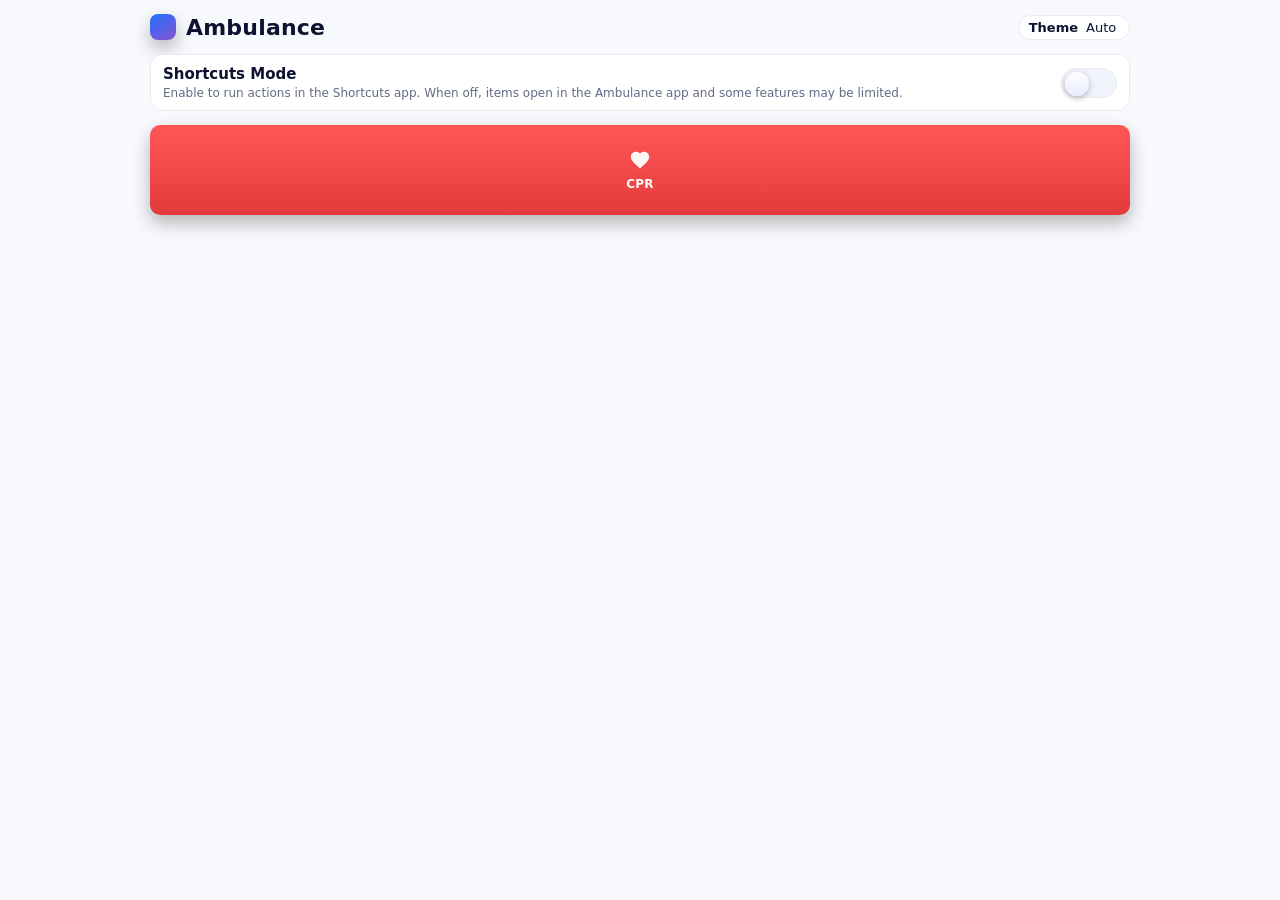
<file: helpers/shortcuts_menu.html>
<!DOCTYPE html>
<html lang="en" data-theme="auto">
<head>
  <meta charset="utf-8" />
  <meta name="viewport" content="width=device-width, initial-scale=1.0, viewport-fit=cover" />
  <title>Ambulance</title>
  <style>
    /* ========= THEME TOKENS ========= */
    :root{ --radius:12px; --speed:.22s; --shadow:0 8px 18px rgba(0,0,0,.28); --shadow-2:0 12px 28px rgba(0,0,0,.35) }
    @media (prefers-color-scheme: light){ :root{
      --bg:#f7f9fc; --surface:#ffffff; --border:#e7ecf3; --text:#0c1230; --muted:#616b86;
      --accent:#1f6fff; --accent-2:#19b36b; --surface-2:#f1f5fb;
    }}
    @media (prefers-color-scheme: dark){ :root{
      --bg:#0f1115; --surface:#171a21; --border:#232a37; --text:#eef2ff; --muted:#9aa6c3;
      --accent:#2f81f7; --accent-2:#20c385; --surface-2:#12151c;
    }}
    [data-theme="light"]{ --bg:#f7f9fc; --surface:#ffffff; --border:#e7ecf3; --text:#0c1230; --muted:#616b86; --accent:#1f6fff; --accent-2:#19b36b; --surface-2:#f1f5fb }
    [data-theme="dark"] { --bg:#0f1115; --surface:#171a21; --border:#232a37; --text:#eef2ff; --muted:#9aa6c3; --accent:#2f81f7; --accent-2:#20c385; --surface-2:#12151c }

    /* ========= LAYOUT ========= */
    html,body{height:100%}
    body{
      margin:0; font-family:-apple-system,BlinkMacSystemFont,"Segoe UI",Roboto,Inter,system-ui,Arial,sans-serif;
      background:var(--bg); color:var(--text); -webkit-tap-highlight-color:transparent;
    }
    .wrap{max-width:980px; margin:0 auto; padding:14px clamp(10px,4vw,20px) 24px; display:flex; flex-direction:column; gap:14px}

    /* ========= TOPBAR ========= */
    .topbar{display:flex; align-items:center; justify-content:space-between; gap:10px}
    .brand{display:flex; align-items:center; gap:10px}
    .logo{width:26px; height:26px; border-radius:8px; background:linear-gradient(150deg,var(--accent),#8854d0); box-shadow:var(--shadow)}
    .title{margin:0; font-size:clamp(18px,3.8vw,22px); letter-spacing:.2px}
    .theme-toggle{background:var(--surface); border:1px solid var(--border); border-radius:999px; padding:4px 10px; display:flex; align-items:center; gap:8px; font-size:13px; color:var(--text)}
    .theme-toggle select{appearance:none; background:transparent; border:none; color:inherit; font:inherit; outline:none; cursor:pointer}

    /* ========= NEWS ========= */
    .news{display:none; background:linear-gradient(180deg,rgba(47,129,247,.12),rgba(47,129,247,.06));
      border:1px solid color-mix(in oklab, var(--accent) 40%, transparent);
      color:color-mix(in oklab, var(--text) 85%, var(--accent));
      padding:10px 12px; border-radius:12px; line-height:1.35; animation:fadeIn .25s ease-out both}
    @keyframes fadeIn{from{opacity:0; transform:translateY(-4px)} to{opacity:1; transform:none}}

    /* ========= SWITCH ROW ========= */
    .row{background:var(--surface); border:1px solid var(--border); border-radius:12px; padding:10px 12px; display:flex; align-items:center; justify-content:space-between; gap:10px}
    .copy{display:flex; flex-direction:column; gap:3px}
    .copy .t{margin:0; font-size:15px; font-weight:600}
    .copy .s{margin:0; font-size:12px; color:var(--muted)}
    .toggle{position:relative; width:56px; height:30px; flex:none}
    .toggle input{opacity:0; width:0; height:0}
    .rail{position:absolute; inset:0; border-radius:999px; background:var(--surface-2); border:1px solid var(--border); transition:background var(--speed), border var(--speed)}
    .knob{position:absolute; left:3px; top:3px; width:24px; height:24px; border-radius:50%; background:linear-gradient(180deg,#fff,#e7ecff); box-shadow:0 2px 6px rgba(0,0,0,.28); transition:transform var(--speed)}
    .toggle input:checked + .rail{background:linear-gradient(180deg,var(--accent-2),#0ea76a); border-color:color-mix(in oklab, var(--accent-2) 60%, var(--border))}
    .toggle input:checked + .rail .knob{transform:translateX(26px)}

    /* ========= GRID & SMALL BUTTONS ========= */
    .grid{display:grid; gap:8px; grid-template-columns:repeat(auto-fit, minmax(96px,1fr))}
    @media (orientation:landscape){ .grid{grid-template-columns:repeat(auto-fit, minmax(110px,1fr))} }
    .btn{
      display:flex; flex-direction:column; align-items:center; justify-content:center; gap:6px; text-decoration:none; color:#fff;
      border-radius:10px; min-height:70px; padding:10px 6px; font-size:12px; font-weight:700; letter-spacing:.2px; text-align:center;
      box-shadow:var(--shadow); transition:transform var(--speed), box-shadow var(--speed), filter var(--speed)
    }
    .btn:hover{transform:translateY(-2px); box-shadow:var(--shadow-2)}
    .btn:active{transform:translateY(0) scale(.98)}
    .ico{width:22px; height:22px; display:block; opacity:.95}
    .label{opacity:.98}
    .btn{opacity:0; animation:pop .28s ease-out forwards} .btn:nth-child(odd){animation-delay:.02s} .btn:nth-child(even){animation-delay:.06s}
    @keyframes pop{from{opacity:0; transform:scale(.97)} to{opacity:1; transform:scale(1)}}

    /* ========= PER-BUTTON COLORS ========= */
    .c-blue{background:linear-gradient(180deg,#3a7bfd,#2660ea)}
    .c-teal{background:linear-gradient(180deg,#22c1b9,#169e97)}
    .c-purple{background:linear-gradient(180deg,#7a5cff,#5a3df0)}
    .c-pink{background:linear-gradient(180deg,#ff6ea9,#e34e8a)}
    .c-green{background:linear-gradient(180deg,#2ecc71,#19b36b)}
    .c-amber{background:linear-gradient(180deg,#ffb43a,#ff9620)}
    .c-red{background:linear-gradient(180deg,#ff5757,#e23b3b)}
    .c-cyan{background:linear-gradient(180deg,#12c2e9,#0aa0c2)}
    .c-slate{background:linear-gradient(180deg,#64748b,#475569)}
    .c-indigo{background:linear-gradient(180deg,#6366f1,#4f46e5)}
    .c-olive{background:linear-gradient(180deg,#8cc84b,#6ea934)}
    .c-brown{background:linear-gradient(180deg,#b76e3e,#96522a)}
  </style>
</head>
<body>
  <div class="wrap">
    <!-- Topbar -->
    <div class="topbar">
      <div class="brand">
        <div class="logo" aria-hidden="true"></div>
        <h1 class="title">Ambulance</h1>
      </div>
      <!-- Theme switch -->
      <div class="theme-toggle">
        <span style="font-weight:600">Theme</span>
        <select id="themeSelect" aria-label="Theme">
          <option value="auto">Auto</option>
          <option value="light">Light</option>
          <option value="dark">Dark</option>
        </select>
      </div>
    </div>

    <!-- News (hidden if empty) -->
    <div id="news" class="news"></div>

    <!-- Shortcuts Mode -->
    <div class="row">
      <div class="copy">
        <p class="t">Shortcuts Mode</p>
        <p class="s">Enable to run actions in the Shortcuts app. When off, items open in the Ambulance app and some features may be limited.</p>
      </div>
      <label class="toggle" aria-label="Toggle Shortcuts Mode">
        <input id="mode" type="checkbox" />
        <div class="rail"><div class="knob"></div></div>
      </label>
    </div>

    <!-- Buttons -->
    <div id="grid" class="grid"></div>
  </div>

  <!-- ===== SVG sprite (you can replace or extend) ===== -->
  <svg style="display:none" xmlns="http://www.w3.org/2000/svg">
    <symbol id="ico-user" viewBox="0 0 24 24"><path fill="currentColor" d="M12 2a5 5 0 1 1 0 10a5 5 0 0 1 0-10Zm0 12c-4 0-8 2-8 5v1h16v-1c0-3-4-5-8-5Z"/></symbol>
    <symbol id="ico-doc"  viewBox="0 0 24 24"><path fill="currentColor" d="M14 2H6a2 2 0 0 0-2 2v16c0 1.1.9 2 2 2h12a2 2 0 0 0 2-2V8Zm-2 14h-2v-2h2Zm0-4h-2v-2h2Zm0-4h-2V6h2Z"/></symbol>
    <symbol id="ico-plus" viewBox="0 0 24 24"><path fill="currentColor" d="M19 13H13v6h-2v-6H5v-2h6V5h2v6h6z"/></symbol>
    <symbol id="ico-home" viewBox="0 0 24 24"><path fill="currentColor" d="M12 3 2 12h3v8h6v-6h2v6h6v-8h3z"/></symbol>
    <symbol id="ico-call" viewBox="0 0 24 24"><path fill="currentColor" d="M6.6 10.8c1.44 2.83 3.76 5.14 6.6 6.6l2.2-2.2c.27-.27.67-.36 1.02-.24c1.12.37 2.33.57 3.57.57c.55 0 1 .45 1 1V20c0 .55-.45 1-1 1c-9.39 0-17-7.61-17-17c0-.55.45-1 1-1H7.5c.55 0 1 .45 1 1c0 1.25.2 2.45.57 3.57c.11.35.02.75-.25 1.02z"/></symbol>
    <symbol id="ico-heart" viewBox="0 0 24 24"><path fill="currentColor" d="M12 21.35L10.55 20.03C5.4 15.36 2 12.28 2 8.5C2 5.42 4.42 3 7.5 3C9.24 3 10.91 3.81 12 5.09C13.09 3.81 14.76 3 16.5 3C19.58 3 22 5.42 22 8.5C22 12.28 18.6 15.36 13.45 20.04z"/></symbol>
    <symbol id="ico-globe" viewBox="0 0 24 24"><path fill="currentColor" d="M12 2a10 10 0 1 0 0 20a10 10 0 0 0 0-20ZM4.93 6.27A8 8 0 0 1 9 4.07V8H6c-.97 0-1.75.78-1.75 1.75V12h2.75v2H5a2 2 0 0 0-2 2v.8a8 8 0 0 1 1.93-10.53ZM12 20a8 8 0 0 1-2-.27V16h2l2-2V9h3a2 2 0 0 0 2-2v-.28A8 8 0 0 1 12 20Z"/></symbol>
    <symbol id="ico-flow"  viewBox="0 0 24 24"><path fill="currentColor" d="M10 4H4a2 2 0 0 0-2 2v4a2 2 0 0 0 2 2h6a2 2 0 0 0 2-2V6a2 2 0 0 0-2-2Zm6 8h-4a2 2 0 0 0-2 2v4a2 2 0 0 0 2 2h4a2 2 0 0 0 2-2v-4a2 2 0 0 0-2-2Zm0-12h-4a2 2 0 0 0-2 2v4a2 2 0 0 0 2 2h4a2 2 0 0 0 2-2V2Z"/></symbol>
    <symbol id="ico-wrench" viewBox="0 0 24 24"><path fill="currentColor" d="M22 19l-6.6-6.6a5 5 0 0 0-6.8-6.8L11 8L8 11L4.6 8A5 5 0 0 0 11.4 14.6L19 22z"/></symbol>
    <symbol id="ico-clip" viewBox="0 0 24 24"><path fill="currentColor" d="M16 6a4 4 0 0 0-8 0v9a6 6 0 1 0 12 0V9h-2v6a4 4 0 1 1-8 0V6a2 2 0 1 1 4 0v8h2z"/></symbol>
    <symbol id="ico-star" viewBox="0 0 24 24"><path fill="currentColor" d="M12 17.27 18.18 21l-1.64-7.03L22 9.24l-7.19-.62L12 2 9.19 8.62 2 9.24l5.46 4.73L5.82 21z"/></symbol>
    <symbol id="ico-bars" viewBox="0 0 24 24"><path fill="currentColor" d="M19 3H5a2 2 0 0 0-2 2v14c0 1.1.9 2 2 2h14a2 2 0 0 0 2-2V5a2 2 0 0 0-2-2ZM9 17H7v-4h2Zm4 0h-2V6h2Zm4 0h-2V9h2Z"/></symbol>
    <symbol id="ico-weight" viewBox="0 0 24 24"><path fill="currentColor" d="M7 2h10l3 6v12a2 2 0 0 1-2 2H6a2 2 0 0 1-2-2V8zM9 8a3 3 0 1 0 6 0"/></symbol>
    <symbol id="ico-calc" viewBox="0 0 24 24"><path fill="currentColor" d="M7 21h2v-2H7Zm4 0h2v-2h-2Zm4 0h2v-2h-2ZM19 3H5v2h14Zm-4 4H9v6h6Z"/></symbol>
    <symbol id="ico-pulse" viewBox="0 0 24 24"><path fill="currentColor" d="M3 12h4l2-5l4 10l2-5h6"/></symbol>
  </svg>

  <script>
    /* =========================
       EASY CONFIG — EDIT HERE
       ========================= */

    // ---- Page Title (also in <title>)
    // (Already set to "Ambulance" above, edit if needed)

    // ---- News banner (set "" to hide)
    const NEWS_MESSAGE = ""; // e.g., "New tools shipped. Try Shortcuts Mode."

    // ---- Shortcuts wiring
    const SHORTCUT_NAME = "Ambulance";      // the single Shortcut to run
    const SEPARATOR     = "::";             // input format: web::Button Name
    const USE_RETURN_URL = false;           // true: shortcut returns to your site with results
    const RETURN_URL    = "https://yourdomain.com/done.html";

    // ---- Sorting mode: "alpha" | "custom"
    const SORT_MODE = "alpha";

    // ---- Button catalog
    // iconType: "svg" (uses <use href="#symbolId">) OR "img" (uses <img src="...">)
    // icon: symbol id (if svg) OR image URL/path (if img)
    // href: normal link when Shortcuts Mode is OFF (use "#" to leave empty)
    // showDefault/showShortcuts: visibility per mode
    // color: one of c-blue, c-teal, c-purple, c-pink, c-green, c-amber, c-red, c-cyan, c-slate, c-indigo, c-olive, c-brown
    const BUTTONS = [
      { text:"AP Pediatrics",     iconType:"svg", icon:"ico-user",   color:"c-green",  href:"#", showDefault:false,  showShortcuts:true },
      { text:"APGAR Score",       iconType:"svg", icon:"ico-star",   color:"c-brown",  href:"#", showDefault:false,  showShortcuts:true },
      { text:"AS-Call",           iconType:"svg", icon:"ico-call",   color:"c-green",  href:"#", showDefault:false,  showShortcuts:true },
      { text:"Calculate MAP",     iconType:"svg", icon:"ico-calc",   color:"c-indigo", href:"#", showDefault:false,  showShortcuts:true },
      { text:"Care Tools",        iconType:"svg", icon:"ico-wrench", color:"c-cyan",   href:"#", showDefault:false,  showShortcuts:true },
      { text:"CCP Pediatric",     iconType:"svg", icon:"ico-user",   color:"c-blue",   href:"#", showDefault:false,  showShortcuts:true },
      { text:"CPG Wizard",        iconType:"svg", icon:"ico-plus",   color:"c-purple", href:"#", showDefault:false,  showShortcuts:true },
      { text:"CPR",               iconType:"svg", icon:"ico-heart",  color:"c-red",    href:"https://shortcuts.niwashibase.com/cpr", showDefault:true,  showShortcuts:false },
      { text:"Estimated Weight",  iconType:"svg", icon:"ico-weight", color:"c-amber",  href:"#", showDefault:false,  showShortcuts:true },
      { text:"Flowcharts",        iconType:"svg", icon:"ico-flow",   color:"c-indigo", href:"#", showDefault:false,  showShortcuts:true },
      { text:"GCS Score",         iconType:"svg", icon:"ico-bars",   color:"c-blue",   href:"#", showDefault:false,  showShortcuts:true },
      { text:"HOS",               iconType:"svg", icon:"ico-home",   color:"c-amber",  href:"#", showDefault:false,  showShortcuts:true },
      { text:"RBS Converter",     iconType:"svg", icon:"ico-bars",   color:"c-purple", href:"#", showDefault:false,  showShortcuts:true },
      { text:"RSI Checklist",     iconType:"svg", icon:"ico-clip",   color:"c-pink",   href:"#", showDefault:false,  showShortcuts:true },
      { text:"SAT Score",         iconType:"svg", icon:"ico-star",   color:"c-olive",  href:"#", showDefault:false,  showShortcuts:true },
      { text:"WAAFELSS",          iconType:"svg", icon:"ico-doc",    color:"c-teal",   href:"#", showDefault:false,  showShortcuts:true },
      { text:"Websites",          iconType:"svg", icon:"ico-globe",  color:"c-slate",  href:"#", showDefault:false,  showShortcuts:false } // hidden in Shortcuts mode
      // EXAMPLE (image icon):
      // { text:"My Image Btn", iconType:"img", icon:"/assets/icons/myicon.svg", color:"c-blue", href:"https://example.com", showDefault:true, showShortcuts:true },
    ];

    /* =========================
       NO-TOUCH CORE
       ========================= */
    const THEME_KEY = "amb_theme";

    function applyTheme(val){ document.documentElement.setAttribute("data-theme", val); localStorage.setItem(THEME_KEY, val) }
    function initTheme(){ const saved = localStorage.getItem(THEME_KEY) || "auto"; document.getElementById("themeSelect").value = saved; applyTheme(saved) }

    function buildShortcutsUrl(label){
      const base = `shortcuts://run-shortcut?name=${encodeURIComponent(SHORTCUT_NAME)}&input=text&text=`;
      const payload = USE_RETURN_URL ? `web${SEPARATOR}${label}${SEPARATOR}${RETURN_URL}` : `web${SEPARATOR}${label}`;
      return base + encodeURIComponent(payload);
    }

    function mount(){
      // Theme
      initTheme();
      document.getElementById("themeSelect").addEventListener("change",(e)=>applyTheme(e.target.value));

      // News
      const newsEl = document.getElementById("news");
      if (NEWS_MESSAGE && NEWS_MESSAGE.trim() !== ""){ newsEl.textContent = NEWS_MESSAGE.trim(); newsEl.style.display = "block" }

      // Buttons
      const grid = document.getElementById("grid");
      const toggle = document.getElementById("mode");

      // Optional: sort alphabetically by text
      const data = [...BUTTONS];
      if (SORT_MODE === "alpha"){
        data.sort((a,b)=>a.text.localeCompare(b.text, undefined, {sensitivity:"base"}));
      }

      function render(){
        const useShortcuts = toggle.checked;
        grid.innerHTML = "";

        data.forEach((btn, i) => {
          const show = useShortcuts ? (btn.showShortcuts !== false) : (btn.showDefault !== false);
          if (!show) return;

          const id  = (btn.id || btn.text.toLowerCase().replace(/\s+/g,"-")).replace(/[^a-z0-9\-]/gi,"-");
          const href = useShortcuts ? buildShortcutsUrl(btn.text) : (btn.href || "#");

          const a = document.createElement("a");
          a.className = `btn ${btn.color || "c-blue"}`;
          a.id = id;
          a.href = href;
          a.style.animationDelay = `${i*18}ms`;

          // icon renderer
          const iconHtml = (btn.iconType === "img")
            ? `<img class="ico" src="${btn.icon}" alt="" />`
            : `<svg class="ico" aria-hidden="true"><use href="#${btn.icon}"/></svg>`;

          a.innerHTML = `${iconHtml}<span class="label">${btn.text}</span>`;

          if (!useShortcuts && (!btn.href || btn.href === "#")){
            a.addEventListener("click",(e)=>{ e.preventDefault(); alert("This item has no link yet. Enable Shortcuts Mode or set BUTTONS[].href"); });
          }

          grid.appendChild(a);
        });
      }

      toggle.addEventListener("change", render);
      render();
    }

    document.addEventListener("DOMContentLoaded", mount);
  </script>
</body>
</html>
</file>
<file: cpr/page-ui.css>
:root{
  color-scheme:light;
  --red:#d63838;
  --accent:#d63838;
  --soft:#fff1f2;
  --soft-border:#fecaca;
  --bg:#fff7f7;
  --card:#ffffff;
  --text:#111827;
  --muted:#667085;
  --border:#f3d1d1;
  --danger:#d92d20;
  --green:#059669;
  --blue:#2563eb;
  --shadow:0 3px 12px rgba(16,24,39,.12);
  font-family:system-ui,-apple-system,BlinkMacSystemFont,"Segoe UI",Roboto,Arial,sans-serif;
}
*{box-sizing:border-box}
[hidden]{display:none!important}
html{margin:0;min-height:100%;background:var(--bg);color:var(--text);-webkit-text-size-adjust:100%;touch-action:auto;-webkit-overflow-scrolling:touch;overscroll-behavior-y:contain}
body{margin:0;min-height:calc(100dvh + 2px);background:var(--bg);color:var(--text);-webkit-text-size-adjust:100%;touch-action:auto;-webkit-overflow-scrolling:touch;overscroll-behavior-y:contain}
button,input{font:inherit}
.embedded-page .topbar,.embedded .topbar{display:none!important}
.topbar{
  min-height:calc(72px + env(safe-area-inset-top));background:var(--red);display:grid;grid-template-columns:76px 1fr 76px;
  align-items:center;padding:env(safe-area-inset-top) 12px 0;position:sticky;top:0;z-index:10;
}
.topbar-title{color:#fff;text-align:center;font-size:23px;font-weight:900}
.topbar-btn{
  height:40px;border-radius:14px;border:1px solid rgba(255,255,255,.28);
  background:rgba(255,255,255,.16);color:#fff;font-size:13px;font-weight:900;
}
.page{padding:14px;display:flex;flex-direction:column;gap:12px;max-width:860px;margin:0 auto}
.portrait-only .page{max-width:600px}
.banner{
  border-radius:16px;border:1px solid #ffb4a8;background:#ffe4e0;padding:12px;
  display:flex;flex-direction:column;gap:9px;
}
.banner h2,.intro h2,.card h2{margin:0;font-size:13px;color:#b42318;font-weight:900}
.banner p,.intro p,.card p{margin:0;color:var(--muted);font-size:13px;line-height:17px}
.banner-actions{display:grid;grid-template-columns:1fr 1fr;gap:8px}
.primary,.outline,.danger,.export-btn{
  height:40px;border-radius:14px;font-weight:900;border:1px solid transparent;
}
.primary{background:var(--red);color:#fff}
.outline{background:#fff;color:var(--red);border-color:var(--border)}
.danger{background:#fff;color:var(--danger);border-color:#fca5a5}
.intro{
  border-radius:16px;border:1px solid #fde68a;background:#fffbeb;padding:12px;display:flex;flex-direction:column;gap:8px;
}
.intro h2,.intro p{color:#92400e}
.card{
  background:var(--card);border-radius:18px;box-shadow:var(--shadow);padding:14px;
  display:flex;flex-direction:column;gap:10px;
}
.card h1,.card h2{margin:0;font-size:18px;color:var(--text);font-weight:900}
#timingRows,#adrenalineRows,#sharedRows,#screenRows,#audioRows,#returnRows{
  display:flex;flex-direction:column;gap:12px;
}
.intro-modal{position:fixed;inset:0;z-index:50;background:rgba(15,23,42,.48);padding:18px;display:flex;align-items:center;justify-content:center}
.intro-dialog{width:min(100%,520px);max-height:calc(100dvh - 36px);overflow:auto;background:#fff;border-radius:24px;padding:20px;box-shadow:0 18px 50px rgba(15,23,42,.28);display:flex;flex-direction:column;gap:16px}
.intro-count{align-self:flex-start;border-radius:999px;background:#f1f5f9;color:#667085;padding:4px 10px;font-size:13px;font-weight:800}
.intro-heading{display:flex;align-items:center;gap:12px}.intro-heading h2{margin:0;color:#dc2626;font-size:22px;line-height:25px;font-weight:900}
.intro-icon{width:58px;height:58px;flex:0 0 58px;border-radius:16px;background:#fff1f2;color:#dc2626;display:flex;align-items:center;justify-content:center}
.intro-icon svg{width:32px;height:32px;fill:currentColor}
.intro-message{min-height:112px;max-height:230px;overflow:auto;border:1px solid #fecaca;border-radius:18px;background:#fff1f2;padding:16px;color:#111827;font-size:16px;line-height:23px;font-weight:800;text-align:center;display:flex;align-items:center;justify-content:center}
.intro-dots{text-align:center;color:#dc2626;font-size:18px;font-weight:800;white-space:nowrap;overflow:hidden}
.intro-actions{display:grid;grid-template-columns:repeat(3,1fr);gap:10px}.intro-actions.first-page{grid-template-columns:repeat(2,minmax(0,1fr))}.intro-actions.first-page .intro-skip{grid-column:1}.intro-actions.first-page .intro-next{grid-column:2}.intro-actions button[hidden]{display:none!important}.intro-actions button{height:44px;width:100%;border:0;border-radius:14px;color:#fff;font-weight:900}
.intro-skip{background:#94a3b8}.intro-back{background:#64748b}.intro-next{background:#dc2626}
.page-toast{position:fixed;left:50%;bottom:calc(env(safe-area-inset-bottom) + 18px);z-index:70;transform:translateX(-50%);background:#101827;color:#fff;border-radius:999px;padding:10px 16px;font-size:13px;font-weight:900;box-shadow:0 8px 24px rgba(16,24,39,.24);white-space:nowrap}
.compact-modal{padding:18px}
.modal-card{width:min(100%,420px);background:#fff;border-radius:24px;padding:18px;box-shadow:0 18px 50px rgba(15,23,42,.28);display:flex;flex-direction:column;gap:10px}
.modal-card h2{margin:0;color:var(--red);font-size:20px;font-weight:900}
.modal-card p{margin:0 0 4px;color:var(--muted);font-size:14px;line-height:19px;font-weight:700}
.restore-btn{height:40px;border-radius:14px;border:0;background:var(--green);color:#fff;font-weight:900}
.section-head{
  display:flex;align-items:center;gap:8px;margin-top:10px;color:var(--red);
  font-size:12px;font-weight:900;text-transform:uppercase;
}
.section-head:after{content:"";height:1px;background:var(--soft-border);flex:1}
.stepper,.toggle,.choice-card{
  border-radius:16px;border:1px solid var(--border);background:var(--soft);padding:12px;
  display:flex;flex-direction:column;gap:9px;
}
.stepper.disabled,.toggle.disabled,.choice-card.disabled{background:#f8fafc;border-color:#e5e7eb;color:#9ca3af}
.stepper.disabled p,.toggle.disabled p,.choice-card.disabled p{color:#aab2c0}
.step-btn:disabled{background:#fce7e7;color:#d88a8a}.choice:disabled,.switch:disabled{opacity:.55}
.setting-top{display:flex;align-items:flex-start;gap:10px}
.setting-copy{flex:1;display:flex;flex-direction:column;gap:3px}
.setting-copy b{font-size:15px}
.setting-copy p{font-size:13px;line-height:17px}
.settings-page .intro h2{font-size:18px}
.settings-page .intro p{font-size:14px;line-height:19px}
.settings-page .card h1,.settings-page .card h2{font-size:20px}
.settings-page .card>p{font-size:14px;line-height:19px;margin-top:-7px}
.settings-page .section-head{font-size:13px}
.settings-page .setting-copy b{font-size:16px}
.settings-page .setting-copy p{font-size:14px;line-height:18px}
.value-pill{
  border-radius:999px;border:1px solid var(--soft-border);background:rgba(214,56,56,.12);
  color:var(--red);font-size:14px;font-weight:900;padding:5px 10px;white-space:nowrap;
}
.step-row{display:grid;grid-template-columns:40px 1fr 40px;gap:10px;align-items:center}
.step-btn{
  height:40px;border:0;border-radius:14px;background:var(--red);color:#fff;font-size:22px;font-weight:900;
}
.step-center{
  height:40px;border:1px solid var(--border);background:#fff;border-radius:14px;display:flex;
  align-items:center;justify-content:center;font-size:15px;font-weight:900;
}
.toggle{display:grid;grid-template-columns:1fr auto;align-items:center}
.switch{width:52px;height:32px;border:0;border-radius:999px;background:#f5b5b5;padding:4px}
.switch:before{content:"";display:block;width:24px;height:24px;border-radius:50%;background:#fff;transition:.16s}
.switch.on{background:var(--red)}
.switch.on:before{transform:translateX(20px)}
.choice-row{display:grid;grid-template-columns:1fr 1fr;gap:8px}
.choice-row.four{grid-template-columns:repeat(4,1fr)}
.choice{
  height:44px;border-radius:14px;border:1px solid var(--border);background:#fff;color:var(--text);
  font-size:13px;font-weight:900;display:flex;align-items:center;justify-content:center;gap:6px;
}
.voice-icon{width:22px;height:22px;fill:currentColor;flex:0 0 22px}
.choice.on{background:var(--red);border-color:var(--red);color:#fff}
.summary{
  background:var(--red);color:#fff;border-radius:18px;box-shadow:var(--shadow);padding:16px;
}
.summary h2{margin:0 0 14px;color:#fff;font-size:18px}
.summary-grid{display:grid;grid-template-columns:repeat(3,1fr);gap:12px}
.summary small{display:block;color:#ffdada;font-size:12px;font-weight:800}
.summary b{font-size:24px;font-weight:900}
.filters,.exports,.record-actions{display:flex;gap:8px;overflow:auto}
.exports>button{flex:1}
.export-head{display:flex;align-items:center;gap:8px}.export-head>div{flex:1}
.history-page #backupBtn{min-width:118px}
.history-page .exports .export-btn{font-size:13px}
.records-head{display:flex;align-items:center;gap:8px;padding:0 8px}
.records-head h2{flex:1;margin:0;font-size:18px;font-weight:900}
.history-page .records-head button{font-size:11px;padding:0 10px}
.records-list{display:flex;flex-direction:column;gap:12px}
.filter,.export-btn{
  min-width:max-content;border-radius:14px;border:1px solid var(--border);background:#fff;color:var(--red);
  height:40px;padding:0 14px;font-size:12px;font-weight:900;
}
.record-page .exports .export-btn{font-size:16px}
.filter.on{background:var(--red);border-color:var(--red);color:#fff}
.export-btn.pdf{color:#dc2626}.export-btn.csv{color:#059669}.export-btn.json{color:#2563eb}
.record{
  background:#fff;border:1px solid var(--border);border-radius:16px;padding:9px 9px 8px;
  display:grid;grid-template-columns:36px 1fr;gap:7px;
}
.record.selected{background:var(--soft);border-color:var(--red)}
.check{
  width:28px;height:28px;border-radius:7px;border:2px solid var(--border);margin-top:3px;background:#fff;
}
.check.on{background:var(--red);border-color:var(--red)}
.check.on:after{content:"✓";display:block;color:#fff;text-align:center;font-weight:900;line-height:24px}
.record-main{display:flex;flex-direction:column;gap:5px;min-width:0}
.record-top{display:flex;align-items:center;gap:8px}
.pill{border-radius:999px;background:var(--soft);color:var(--red);padding:5px 10px;font-size:12px;font-weight:900}
.pill.active{background:#ffe4e0;color:#b42318}
.record-time{margin-left:auto;font-size:19px;font-weight:900}
.date-pill{
  align-self:flex-start;border-radius:999px;border:1px solid #d0d5dd;background:#f3f4f6;color:#000;
  padding:3px 8px;font-size:11px;font-weight:800;
}
.latest-row{background:#fffbfa;border-radius:9px;padding:5px 8px;display:flex;gap:7px;font-size:11px;color:#475467;white-space:nowrap;overflow:hidden}
.latest-row b{color:var(--red);font-size:10px}
.metrics{display:flex;gap:5px;overflow:auto}
.metric{width:56px;min-width:56px;background:var(--soft);border-radius:9px;text-align:center;padding:4px 5px}
.metric small{display:block;color:var(--muted);font-size:9px;font-weight:800}
.metric b{display:block;color:var(--red);font-size:12px;font-weight:900}
.empty{padding:18px;text-align:center;color:var(--muted);font-weight:800}
.selected-bar{
  position:sticky;bottom:12px;background:#fff;border:1px solid var(--border);box-shadow:0 6px 20px rgba(16,24,39,.16);
  border-radius:16px;padding:10px;display:none;flex-direction:column;gap:8px;z-index:5;
}
.selected-bar.show{display:flex}
.selected-bar b{font-size:13px}
@media (min-width:900px){.page{max-width:980px}.portrait-only .page{max-width:600px}}
@media (orientation:landscape){
  .topbar{
    padding-left:calc(env(safe-area-inset-left) + 20px);
    padding-right:calc(env(safe-area-inset-right) + 20px);
  }
}
</file>
